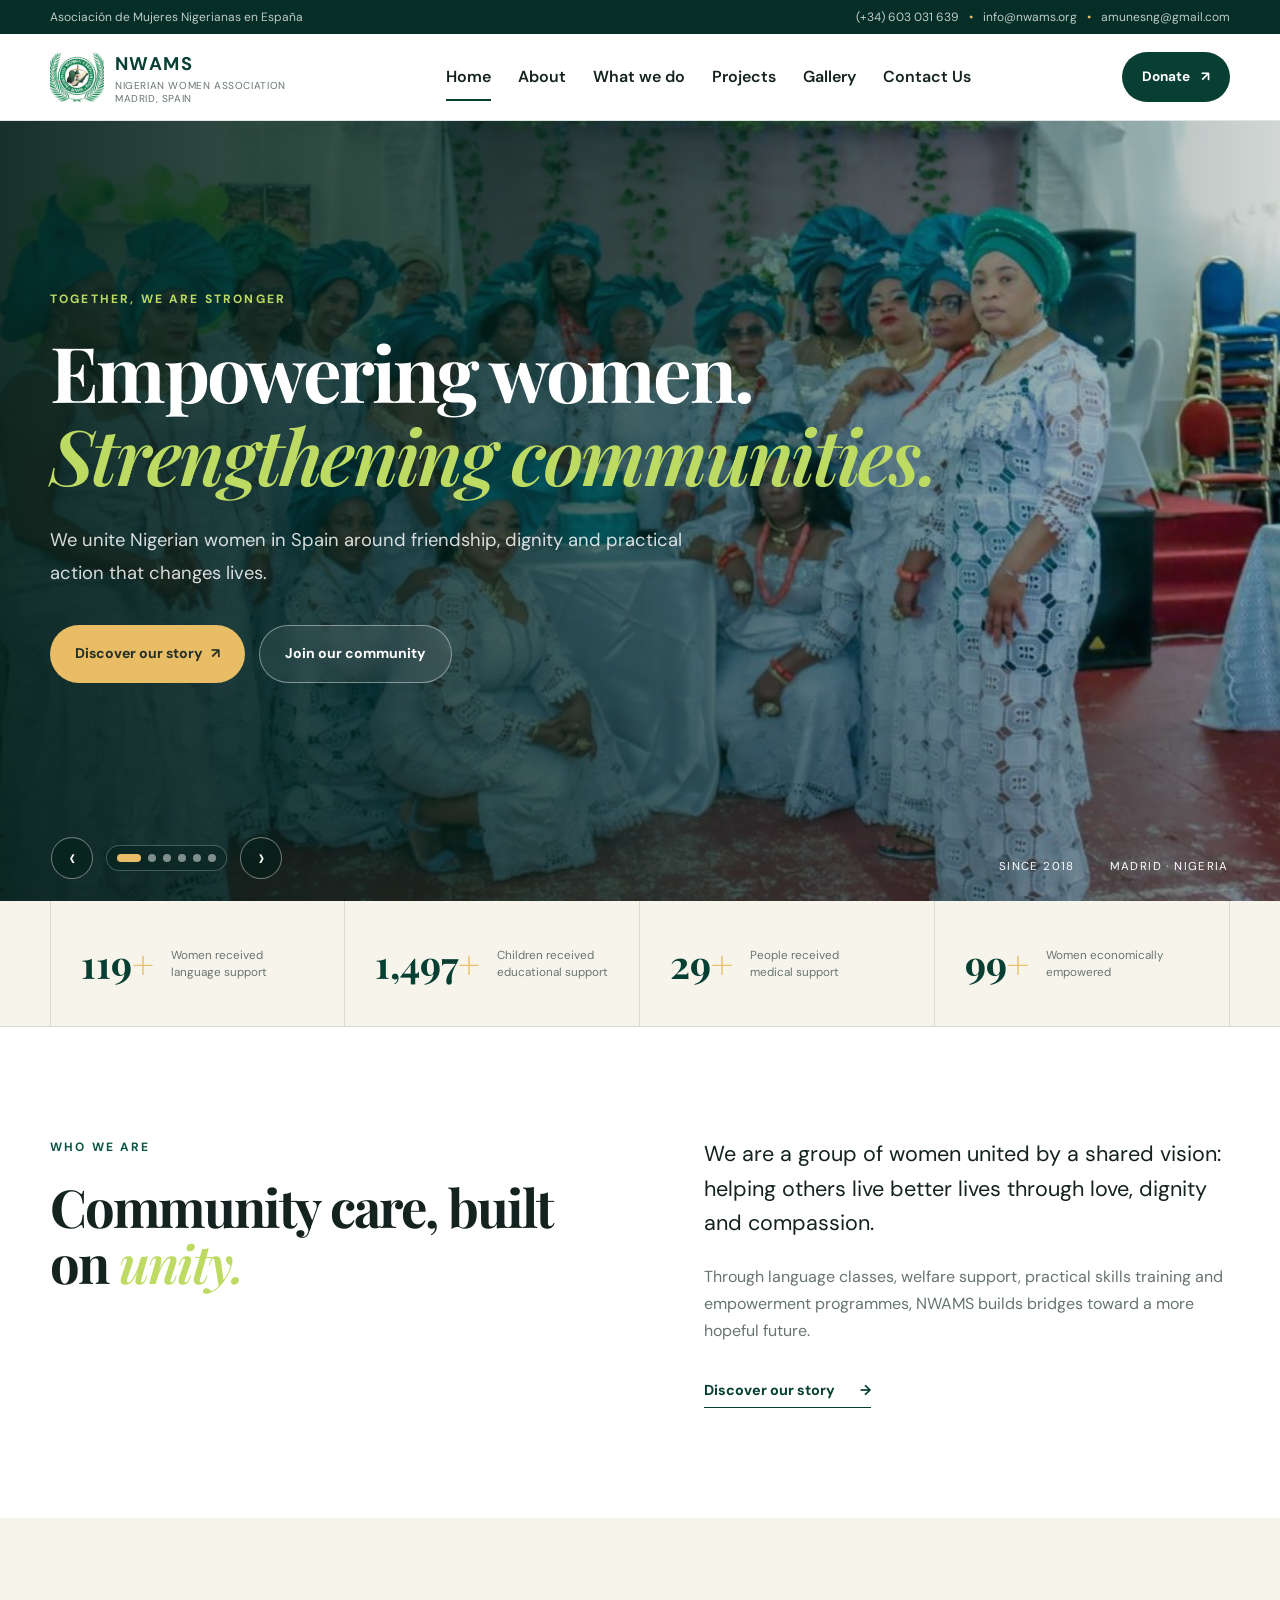
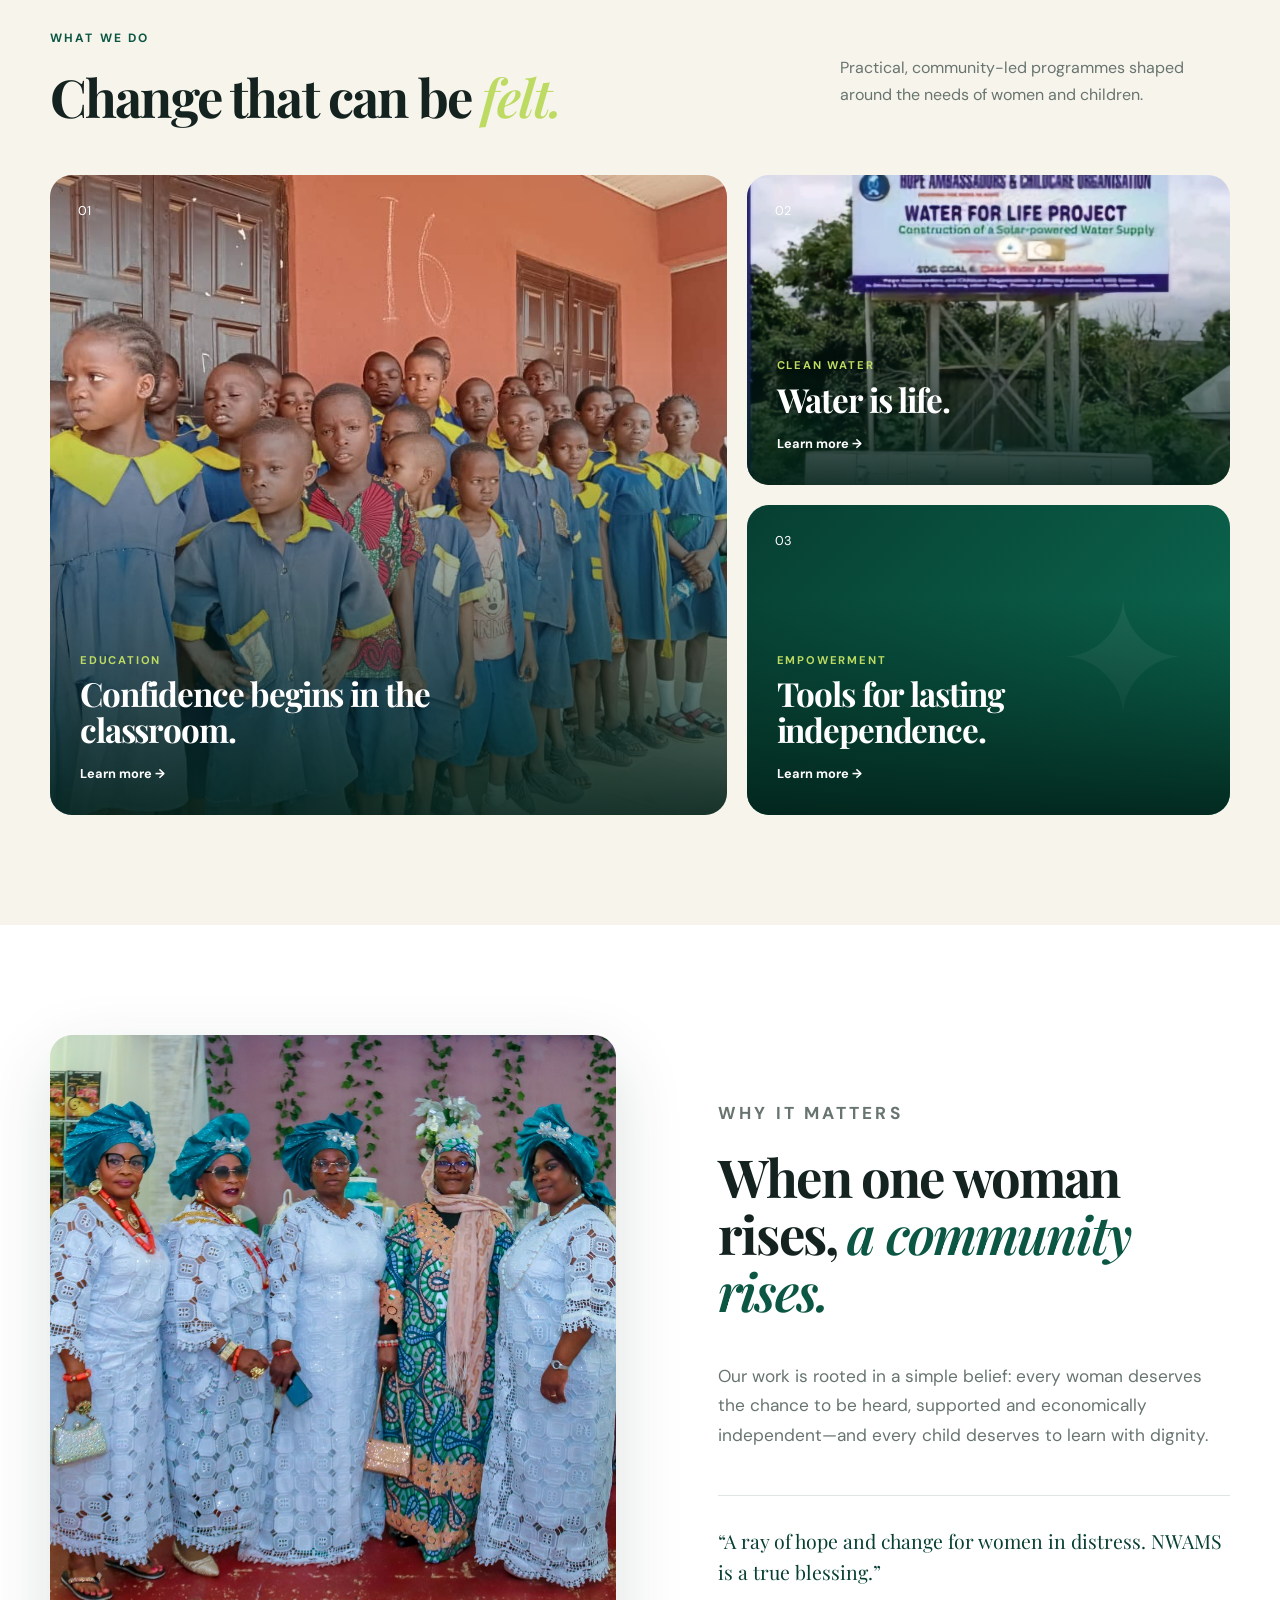
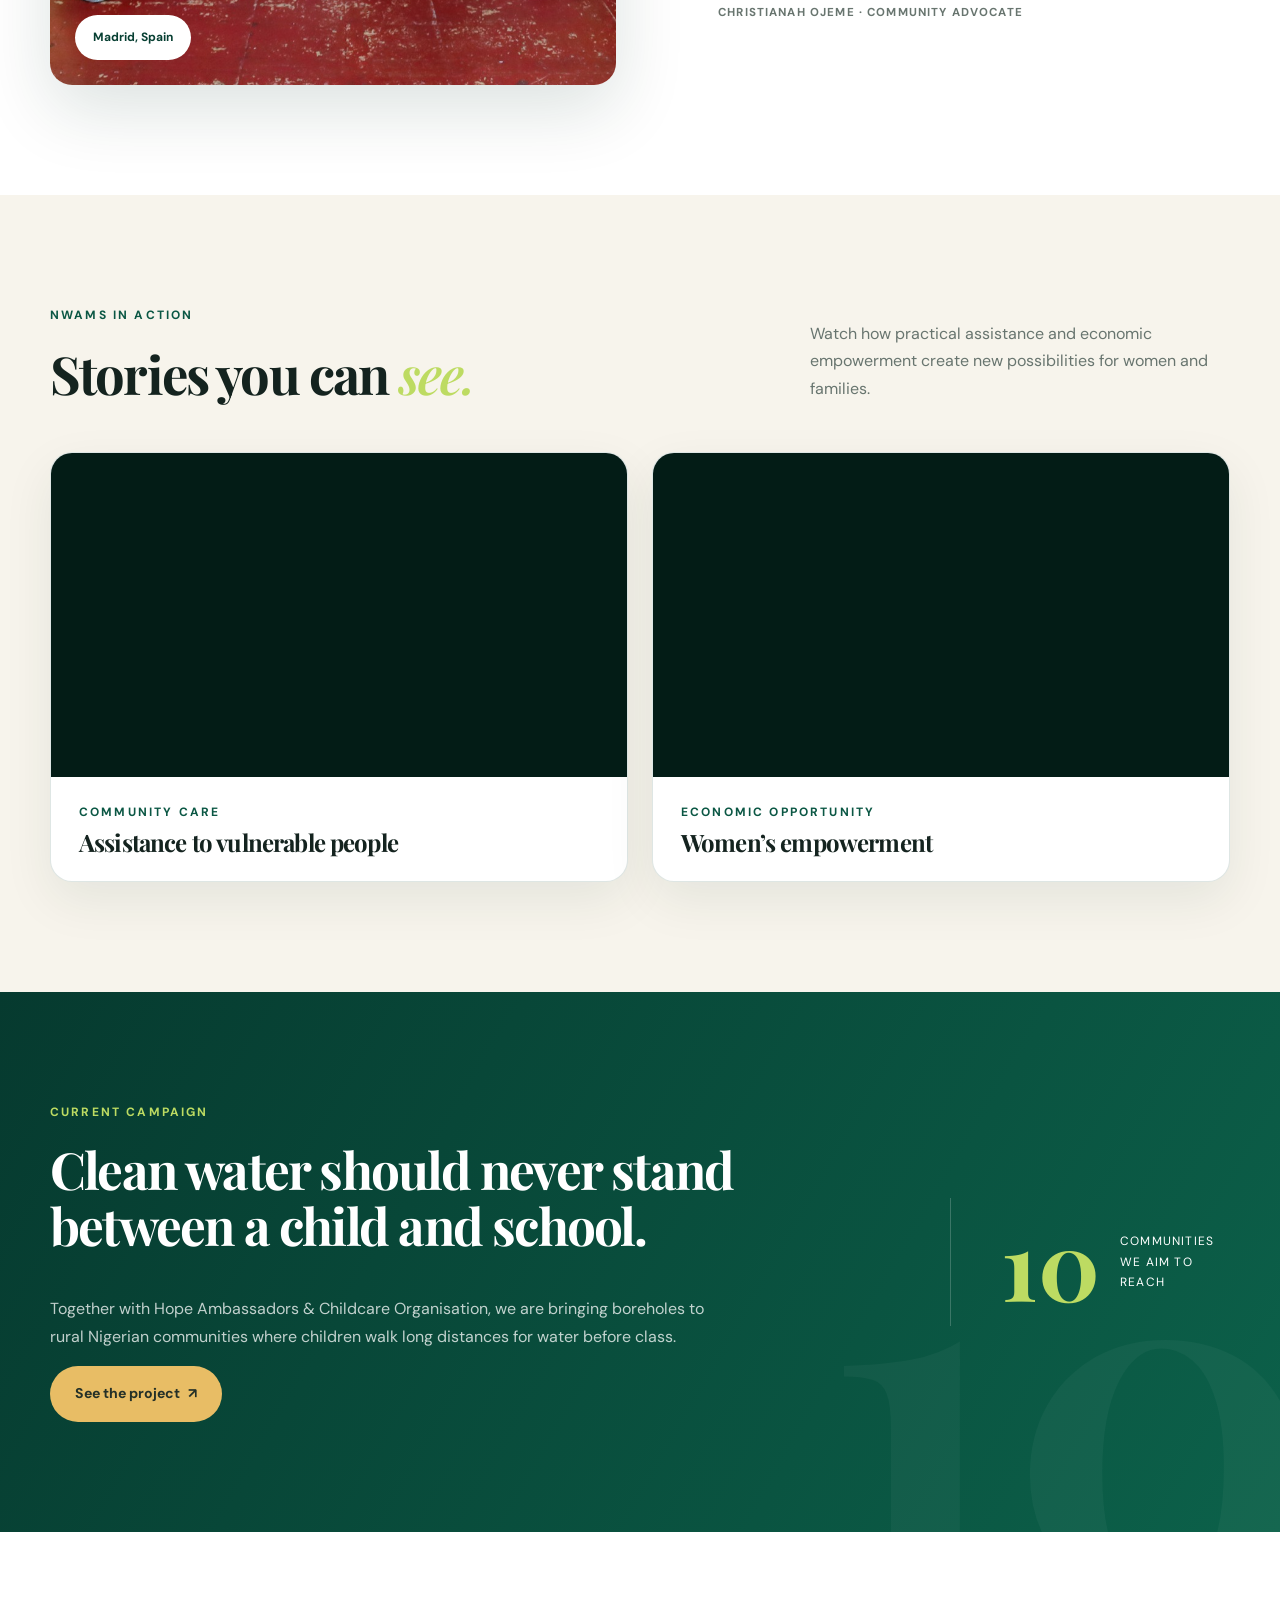
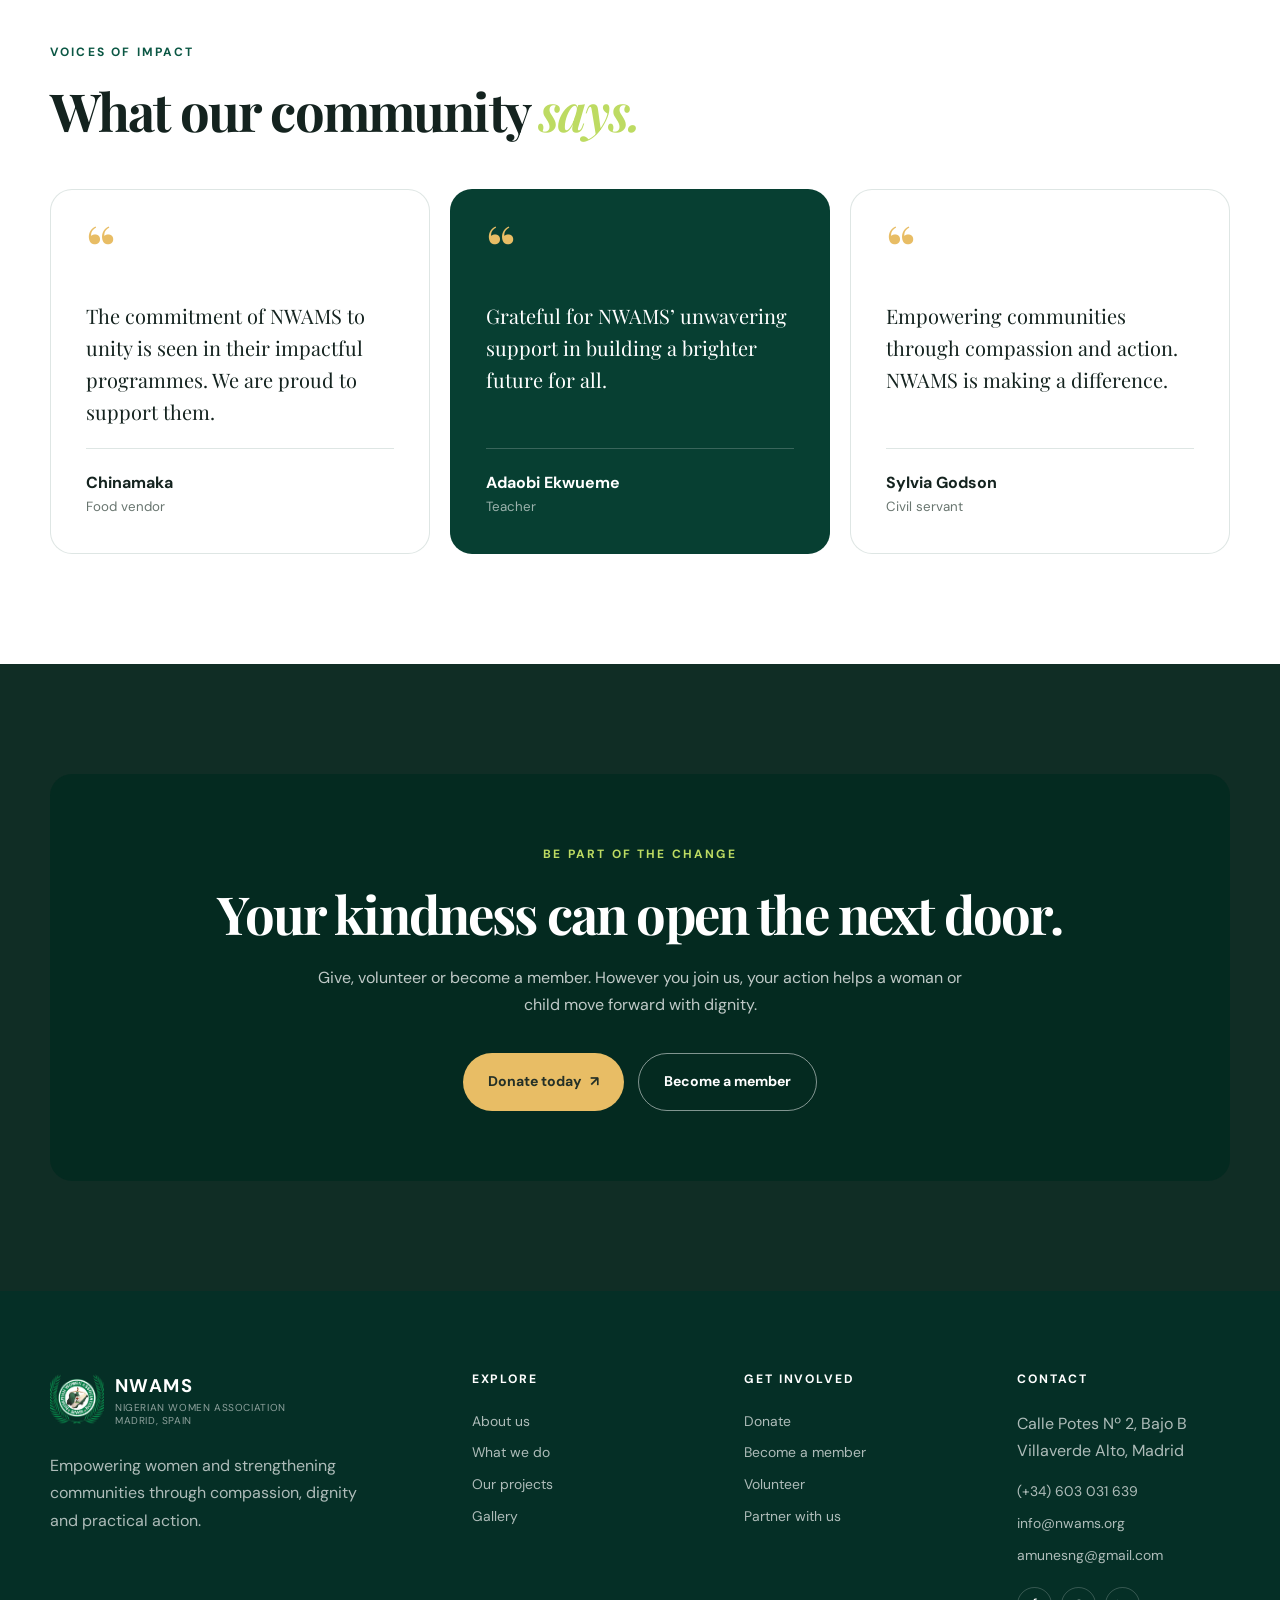
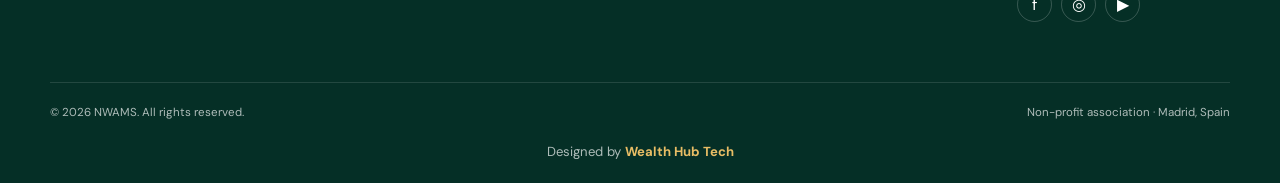
<file: index.html>
<!doctype html>
<html lang="en">
  <head>
    <meta charset="UTF-8" />
    <meta name="viewport" content="width=device-width, initial-scale=1.0" />
    <meta
      name="description"
      content="NWAMS empowers women and children in Spain and Nigeria through education, welfare, clean water, healthcare and economic opportunity."
    />
    <meta name="theme-color" content="#073f32" />
    <title>NWAMS | Empowering Women. Strengthening Communities.</title>
    <link rel="preconnect" href="https://fonts.googleapis.com" />
    <link rel="preconnect" href="https://fonts.gstatic.com" crossorigin />
    <link
      href="https://fonts.googleapis.com/css2?family=DM+Sans:wght@400;500;600;700&family=Playfair+Display:wght@600;700&display=swap"
      rel="stylesheet"
    />
    <link rel="stylesheet" href="styles.css" />
      <link rel="canonical" href="https://nwams.org/" />
    <meta property="og:type" content="website" />
    <meta property="og:site_name" content="NWAMS" />
    <meta property="og:title" content="NWAMS | Empowering Women. Strengthening Communities." />
    <meta property="og:description" content="NWAMS empowers women and children in Spain and Nigeria through education, welfare, clean water, healthcare and economic opportunity." />
    <meta property="og:url" content="https://nwams.org/" />
    <meta property="og:image" content="https://nwams.org/img/photo-1.jpeg" />
    <meta name="twitter:card" content="summary_large_image" />
    <meta name="twitter:title" content="NWAMS | Empowering Women. Strengthening Communities." />
    <meta name="twitter:description" content="NWAMS empowers women and children in Spain and Nigeria through education, welfare, clean water, healthcare and economic opportunity." />
    <meta name="twitter:image" content="https://nwams.org/img/photo-1.jpeg" />
    <script type="application/ld+json">{"@context": "https://schema.org", "@type": "NGO", "name": "NWAMS", "alternateName": "Nigerian Women Association", "url": "https://nwams.org/", "logo": "https://nwams.org/img/logo.png", "image": "https://nwams.org/img/logo.png", "description": "NWAMS (Nigerian Women Association) is a nonprofit association founded in 2018 in Madrid, Spain, supporting women and children in Spain and Nigeria through education, welfare, clean water, healthcare and economic empowerment programmes.", "foundingDate": "2018", "address": {"@type": "PostalAddress", "streetAddress": "Calle Potes Nº 2, Bajo B, Villaverde Alto", "addressLocality": "Madrid", "addressCountry": "ES"}, "contactPoint": {"@type": "ContactPoint", "telephone": "+34-603-031-639", "email": "info@nwams.org", "contactType": "customer service", "areaServed": "ES"}}</script>
      <link rel="manifest" href="manifest.webmanifest" />
    <link rel="apple-touch-icon" href="img/icons/icon-192.png" />
    <meta name="theme-color" content="#073f32" />
  </head>
  <body>
    <div class="topbar"><div class="container"><span>Asociación de Mujeres Nigerianas en España</span><div><a href="tel:+34603031639">(+34) 603 031 639</a><span class="topbar-dot">•</span><a href="mailto:info@nwams.org">info@nwams.org</a><span class="topbar-dot">•</span><a href="mailto:amunesng@gmail.com">amunesng@gmail.com</a></div></div></div>
<header class="site-header"><div class="container nav-wrap"><a class="brand" href="index.html" aria-label="NWAMS home"><img src="img/logo.png" alt="NWAMS"><span><strong>NWAMS</strong><small>Nigerian Women Association<br>Madrid, Spain</small></span></a><button class="menu-toggle" type="button" aria-expanded="false" aria-label="Open navigation"><span></span><span></span><span></span></button><nav class="main-nav" aria-label="Main navigation"><a data-nav="index.html" href="index.html" class="active" aria-current="page">Home</a><a data-nav="about.html" href="about.html">About</a><a data-nav="what-we-do.html" href="what-we-do.html">What we do</a><a data-nav="projects.html" href="projects.html">Projects</a><a data-nav="gallery.html" href="gallery.html">Gallery</a><a data-nav="contact-us.html" href="contact-us.html">Contact Us</a></nav><a class="nav-donate" data-nav="donate.html" href="donate.html">Donate <span>↗</span></a></div></header>
    <main>
      <section class="hero" data-hero-carousel aria-roledescription="carousel">
        <div class="hero-slides">
          <article class="hero-slide active" data-hero-slide>
            <img class="hero-media" src="img/photo-1.jpeg" alt="NWAMS members gathered in unity" fetchpriority="high" />
            <div class="container hero-content">
              <p class="eyebrow light">Together, we are stronger</p>
              <h1 class="hero-heading">Empowering women.<br /><em>Strengthening communities.</em></h1>
              <p class="hero-copy">We unite Nigerian women in Spain around friendship, dignity and practical action that changes lives.</p>
              <div class="button-row"><a class="btn btn-gold" href="about.html">Discover our story <span>↗</span></a><a class="btn btn-glass" href="contact-us.html">Join our community</a></div>
            </div>
          </article>
          <article class="hero-slide" data-hero-slide>
            <img class="hero-media" src="img/photo-44.jpg" alt="NWAMS women celebrating Nigerian culture in Madrid" loading="lazy" />
            <div class="container hero-content">
              <p class="eyebrow light">Culture · Connection · Belonging</p>
              <p class="hero-heading" role="heading" aria-level="2">Rooted in heritage.<br /><em>United in purpose.</em></p>
              <p class="hero-copy">We celebrate our Nigerian identity while creating a welcoming network where women can connect, belong and flourish in Spain.</p>
              <div class="button-row"><a class="btn btn-gold" href="gallery.html">See our community <span>↗</span></a><a class="btn btn-glass" href="about.html">Who we are</a></div>
            </div>
          </article>
          <article class="hero-slide" data-hero-slide>
            <img class="hero-media" src="img/photo-9.jpeg" alt="NWAMS members standing together at a community celebration" loading="lazy" />
            <div class="container hero-content">
              <p class="eyebrow light">A sisterhood that shows up</p>
              <p class="hero-heading" role="heading" aria-level="2">No woman should<br /><em>walk alone.</em></p>
              <p class="hero-copy">Through language support, welfare assistance and genuine friendship, we help women build confidence and navigate life with hope.</p>
              <div class="button-row"><a class="btn btn-gold" href="what-we-do.html">Explore our support <span>↗</span></a><a class="btn btn-glass" href="contact-us.html">Become a member</a></div>
            </div>
          </article>
          <article class="hero-slide" data-hero-slide>
            <img class="hero-media" src="img/photo-222.jpg" alt="NWAMS representatives building community partnerships" loading="lazy" />
            <div class="container hero-content">
              <p class="eyebrow light">Partnerships with purpose</p>
              <p class="hero-heading" role="heading" aria-level="2">Building bridges.<br /><em>Creating opportunity.</em></p>
              <p class="hero-copy">We work with community leaders and trusted partners to extend opportunity, dignity and meaningful support to those who need it most.</p>
              <div class="button-row"><a class="btn btn-gold" href="projects.html">View our projects <span>↗</span></a><a class="btn btn-glass" href="contact-us.html">Partner with us</a></div>
            </div>
          </article>
          <article class="hero-slide" data-hero-slide>
            <img class="hero-media" src="img/Water-is-Life-3.gif" alt="Families collecting clean water from an NWAMS-supported borehole" loading="lazy" />
            <div class="container hero-content">
              <p class="eyebrow light">Water is life</p>
              <p class="hero-heading" role="heading" aria-level="2">Clean water brings<br /><em>health, dignity and hope.</em></p>
              <p class="hero-copy">Our clean-water projects give families safer access to an essential resource and help whole communities build healthier futures.</p>
              <div class="button-row"><a class="btn btn-gold" href="what-we-do.html#water">See our water work <span>↗</span></a><a class="btn btn-glass" href="donate.html">Help fund a project</a></div>
            </div>
          </article>
          <article class="hero-slide" data-hero-slide>
            <img class="hero-media" src="img/empower-2.jpeg" alt="An NWAMS leader speaking to women at a community event" loading="lazy" />
            <div class="container hero-content">
              <p class="eyebrow light">Women leading change</p>
              <p class="hero-heading" role="heading" aria-level="2">Her voice matters.<br /><em>Her future matters.</em></p>
              <p class="hero-copy">We equip women with skills, confidence and opportunities to lead, earn independently and shape brighter futures for their families.</p>
              <div class="button-row"><a class="btn btn-gold" href="what-we-do.html#empowerment">Our empowerment work <span>↗</span></a><a class="btn btn-glass" href="donate.html">Support a woman</a></div>
            </div>
          </article>
        </div>
        <div class="hero-overlay"></div>
        <div class="hero-note">
          <span>Since 2018</span><span>Madrid · Nigeria</span>
        </div>
        <div class="hero-carousel-controls" aria-label="Hero carousel controls">
          <button type="button" class="hero-arrow" data-hero-prev aria-label="Previous photo">‹</button>
          <div class="hero-dots" data-hero-dots></div>
          <button type="button" class="hero-arrow" data-hero-next aria-label="Next photo">›</button>
        </div>
      </section>
      <section class="impact-strip" aria-label="Our impact">
        <div class="container impact-grid">
          <div>
            <strong data-counter="120">0</strong
            ><span>Women received<br />language support</span>
          </div>
          <div>
            <strong data-counter="1500">0</strong
            ><span>Children received<br />educational support</span>
          </div>
          <div>
            <strong data-counter="30">0</strong
            ><span>People received<br />medical support</span>
          </div>
          <div>
            <strong data-counter="100">0</strong
            ><span>Women economically<br />empowered</span>
          </div>
        </div>
      </section>
      <section class="section intro">
        <div class="container intro-grid">
          <div class="section-heading reveal">
            <p class="eyebrow">Who we are</p>
            <h2>Community care, built on <em>unity.</em></h2>
          </div>
          <div class="intro-copy reveal">
            <p class="lead">
              We are a group of women united by a shared vision: helping others
              live better lives through love, dignity and compassion.
            </p>
            <p>
              Through language classes, welfare support, practical skills
              training and empowerment programmes, NWAMS builds bridges toward a
              more hopeful future.
            </p>
            <a class="text-link" href="about.html"
              >Discover our story <span>→</span></a
            >
          </div>
        </div>
      </section>
      <section class="section programmes">
        <div class="container">
          <div class="heading-row reveal">
            <div>
              <p class="eyebrow">What we do</p>
              <h2>Change that can be <em>felt.</em></h2>
            </div>
            <p>
              Practical, community-led programmes shaped around the needs of
              women and children.
            </p>
          </div>
          <div class="programme-grid">
            <a
              class="programme-card large reveal"
              href="what-we-do.html#education"
              ><img
                src="img/pupil-2.jpeg"
                alt="School children supported by NWAMS"
              /><span class="card-number">01</span>
              <div class="card-caption">
                <p>Education</p>
                <h3>Confidence begins in the classroom.</h3>
                <span>Learn more →</span>
              </div></a
            ><a class="programme-card reveal" href="what-we-do.html#water"
              ><img
                src="img/Water-is-Life.jpg"
                alt="Clean water project"
              /><span class="card-number">02</span>
              <div class="card-caption">
                <p>Clean water</p>
                <h3>Water is life.</h3>
                <span>Learn more →</span>
              </div></a
            ><a
              class="programme-card green-card reveal"
              href="what-we-do.html#empowerment"
              ><span class="card-number">03</span>
              <div class="card-caption">
                <p>Empowerment</p>
                <h3>Tools for lasting independence.</h3>
                <span>Learn more →</span>
              </div></a
            >
          </div>
        </div>
      </section>
      <section class="section story-section">
        <div class="container story-grid">
          <div class="story-image reveal">
            <img
              src="img/photo-12.jpeg"
              alt="NWAMS community celebration"
            /><span class="image-badge">Madrid, Spain</span>
          </div>
          <div class="story-copy reveal">
            <p class="eyebrow">Why it matters</p>
            <h2>When one woman rises, <em>a community rises.</em></h2>
            <p>
              Our work is rooted in a simple belief: every woman deserves the
              chance to be heard, supported and economically independent—and
              every child deserves to learn with dignity.
            </p>
            <blockquote>
              “A ray of hope and change for women in distress. NWAMS is a true
              blessing.”<cite>Christianah Ojeme · Community advocate</cite>
            </blockquote>
          </div>
        </div>
      </section>
      <section class="section video-section">
        <div class="container">
          <div class="team-heading reveal">
            <div>
              <p class="eyebrow">NWAMS in action</p>
              <h2>Stories you can <em>see.</em></h2>
            </div>
            <p>
              Watch how practical assistance and economic empowerment create new
              possibilities for women and families.
            </p>
          </div>
          <div class="video-grid">
            <article class="video-card reveal">
              <div class="video-frame">
                <iframe
                  src="https://www.youtube.com/embed/6fsP2X5uu2U"
                  title="NWAMS assistance to vulnerable people"
                  loading="lazy"
                  allow="
                    accelerometer;
                    autoplay;
                    clipboard-write;
                    encrypted-media;
                    gyroscope;
                    picture-in-picture;
                    web-share;
                  "
                  referrerpolicy="strict-origin-when-cross-origin"
                  allowfullscreen
                ></iframe>
              </div>
              <div class="video-caption">
                <p class="eyebrow">Community care</p>
                <h3>Assistance to vulnerable people</h3>
              </div>
            </article>
            <article class="video-card reveal">
              <div class="video-frame">
                <iframe
                  src="https://www.youtube.com/embed/rhXHW_gicxs"
                  title="NWAMS women empowerment programme"
                  loading="lazy"
                  allow="
                    accelerometer;
                    autoplay;
                    clipboard-write;
                    encrypted-media;
                    gyroscope;
                    picture-in-picture;
                    web-share;
                  "
                  referrerpolicy="strict-origin-when-cross-origin"
                  allowfullscreen
                ></iframe>
              </div>
              <div class="video-caption">
                <p class="eyebrow">Economic opportunity</p>
                <h3>Women’s empowerment</h3>
              </div>
            </article>
          </div>
        </div>
      </section>
      <section class="section project-spotlight">
        <div class="container spotlight-inner reveal">
          <div>
            <p class="eyebrow light">Current campaign</p>
            <h2>Clean water should never stand between a child and school.</h2>
            <p>
              Together with Hope Ambassadors & Childcare Organisation, we are
              bringing boreholes to rural Nigerian communities where children
              walk long distances for water before class.
            </p>
            <a class="btn btn-gold" href="projects.html"
              >See the project <span>↗</span></a
            >
          </div>
          <div class="spotlight-stat">
            <strong>10</strong><span>communities<br />we aim to reach</span>
          </div>
        </div>
      </section>
      <section class="section voices">
        <div class="container">
          <div class="heading-row reveal">
            <div>
              <p class="eyebrow">Voices of impact</p>
              <h2>What our community <em>says.</em></h2>
            </div>
          </div>
          <div class="testimonial-grid">
            <article class="quote-card reveal">
              <span>“</span>
              <p>
                The commitment of NWAMS to unity is seen in their impactful
                programmes. We are proud to support them.
              </p>
              <footer>
                <strong>Chinamaka</strong><small>Food vendor</small>
              </footer>
            </article>
            <article class="quote-card featured reveal">
              <span>“</span>
              <p>
                Grateful for NWAMS’ unwavering support in building a brighter
                future for all.
              </p>
              <footer>
                <strong>Adaobi Ekwueme</strong><small>Teacher</small>
              </footer>
            </article>
            <article class="quote-card reveal">
              <span>“</span>
              <p>
                Empowering communities through compassion and action. NWAMS is
                making a difference.
              </p>
              <footer>
                <strong>Sylvia Godson</strong><small>Civil servant</small>
              </footer>
            </article>
          </div>
        </div>
      </section>
      <section class="section final-cta">
        <div class="container cta-inner reveal">
          <p class="eyebrow light">Be part of the change</p>
          <h2>Your kindness can open the next door.</h2>
          <p>
            Give, volunteer or become a member. However you join us, your action
            helps a woman or child move forward with dignity.
          </p>
          <div class="button-row">
            <a class="btn btn-gold" href="donate.html"
              >Donate today <span>↗</span></a
            ><a class="btn btn-outline-light" href="contact-us.html"
              >Become a member</a
            >
          </div>
        </div>
      </section>
    </main>
    <footer class="site-footer"><div class="container footer-main"><div class="footer-about"><a class="brand footer-brand" href="index.html"><img src="img/logo.png" alt="NWAMS"><span><strong>NWAMS</strong><small>Nigerian Women Association<br>Madrid, Spain</small></span></a><p>Empowering women and strengthening communities through compassion, dignity and practical action.</p></div><div><h3>Explore</h3><a href="about.html">About us</a><a href="what-we-do.html">What we do</a><a href="projects.html">Our projects</a><a href="gallery.html">Gallery</a></div><div><h3>Get involved</h3><a href="donate.html">Donate</a><a href="contact-us.html">Become a member</a><a href="contact-us.html">Volunteer</a><a href="contact-us.html">Partner with us</a></div><div><h3>Contact</h3><p>Calle Potes Nº 2, Bajo B<br>Villaverde Alto, Madrid</p><a href="tel:+34603031639">(+34) 603 031 639</a><a href="mailto:info@nwams.org">info@nwams.org</a><a href="mailto:amunesng@gmail.com">amunesng@gmail.com</a><div class="socials"><a href="https://www.facebook.com/" aria-label="Facebook">f</a><a href="https://www.instagram.com/" aria-label="Instagram">◎</a><a href="https://www.youtube.com/" aria-label="YouTube">▶</a></div></div></div><div class="container footer-bottom"><span>© <span data-year></span> NWAMS. All rights reserved.</span><span>Non-profit association · Madrid, Spain</span></div><p class="footer-design-credit">Designed by <span>Wealth Hub Tech</span></p></footer>
    <script src="script.js"></script>
  </body>
</html>
</file>
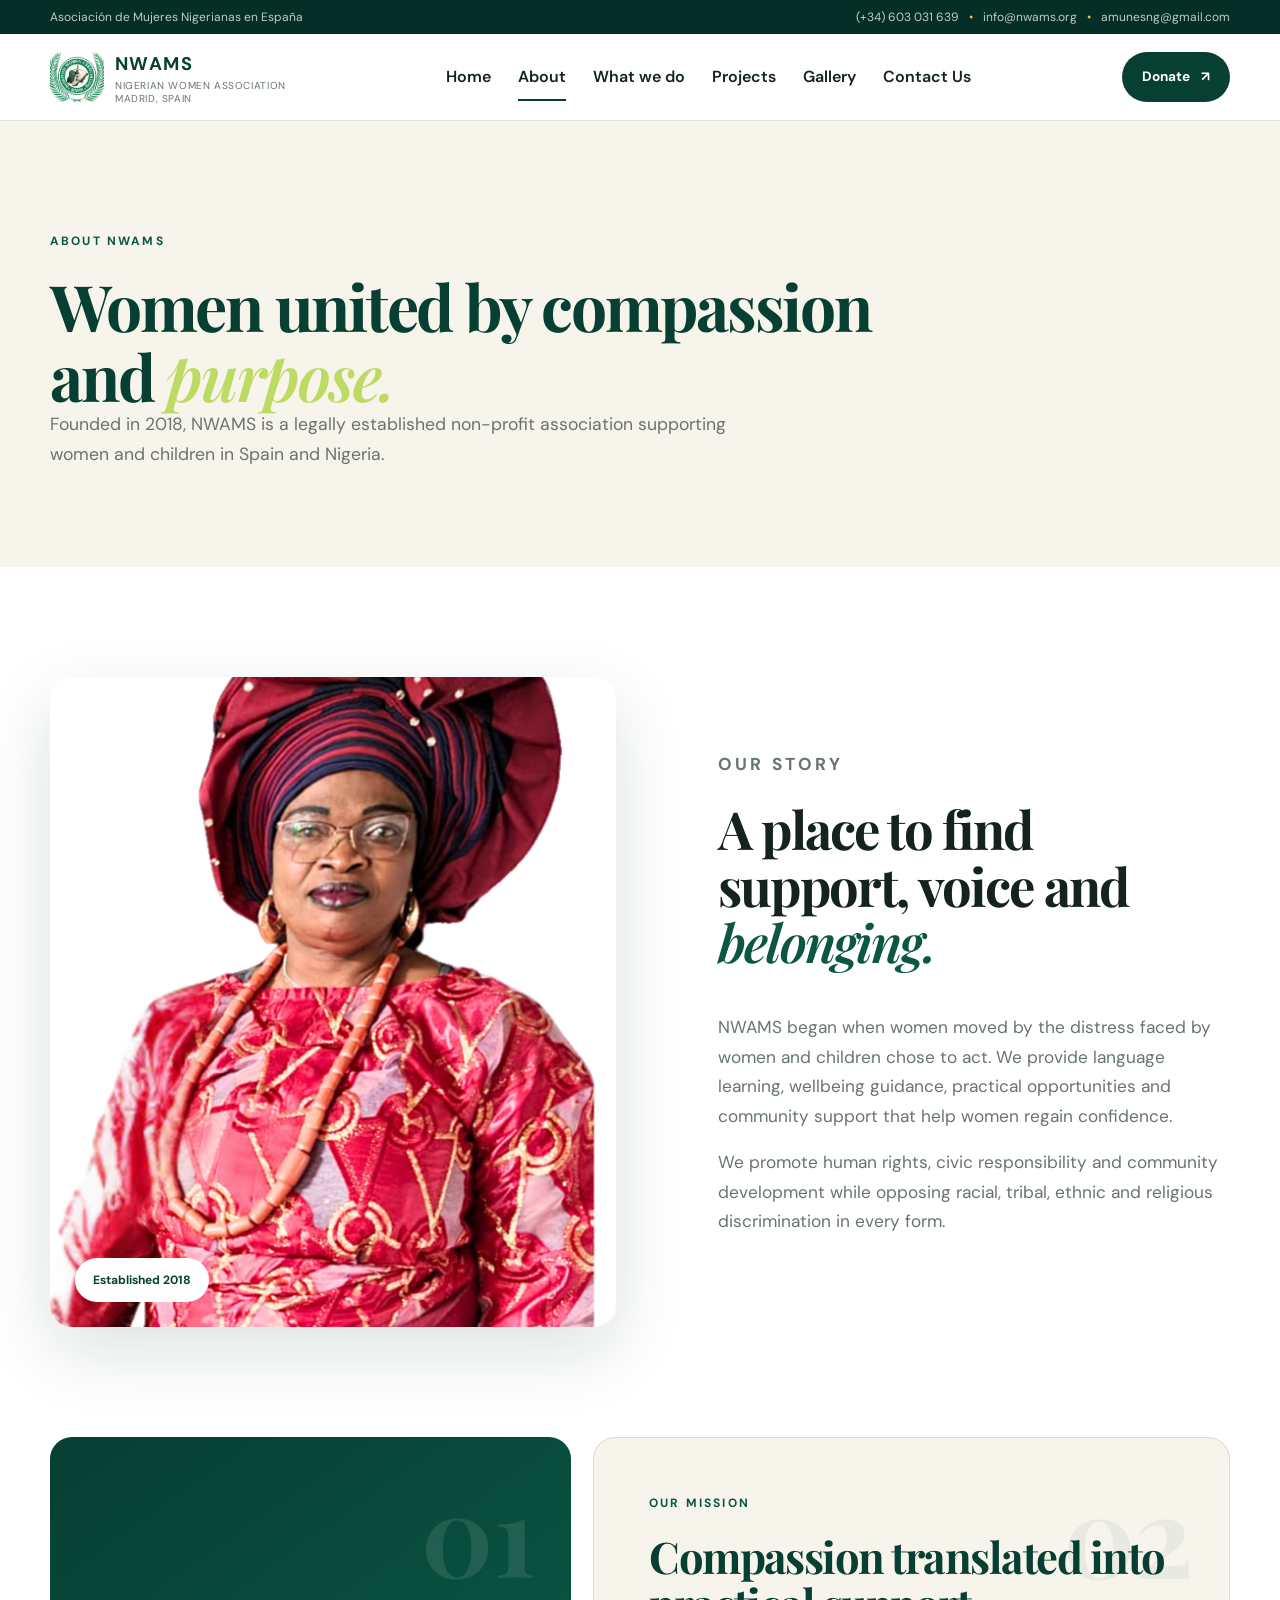
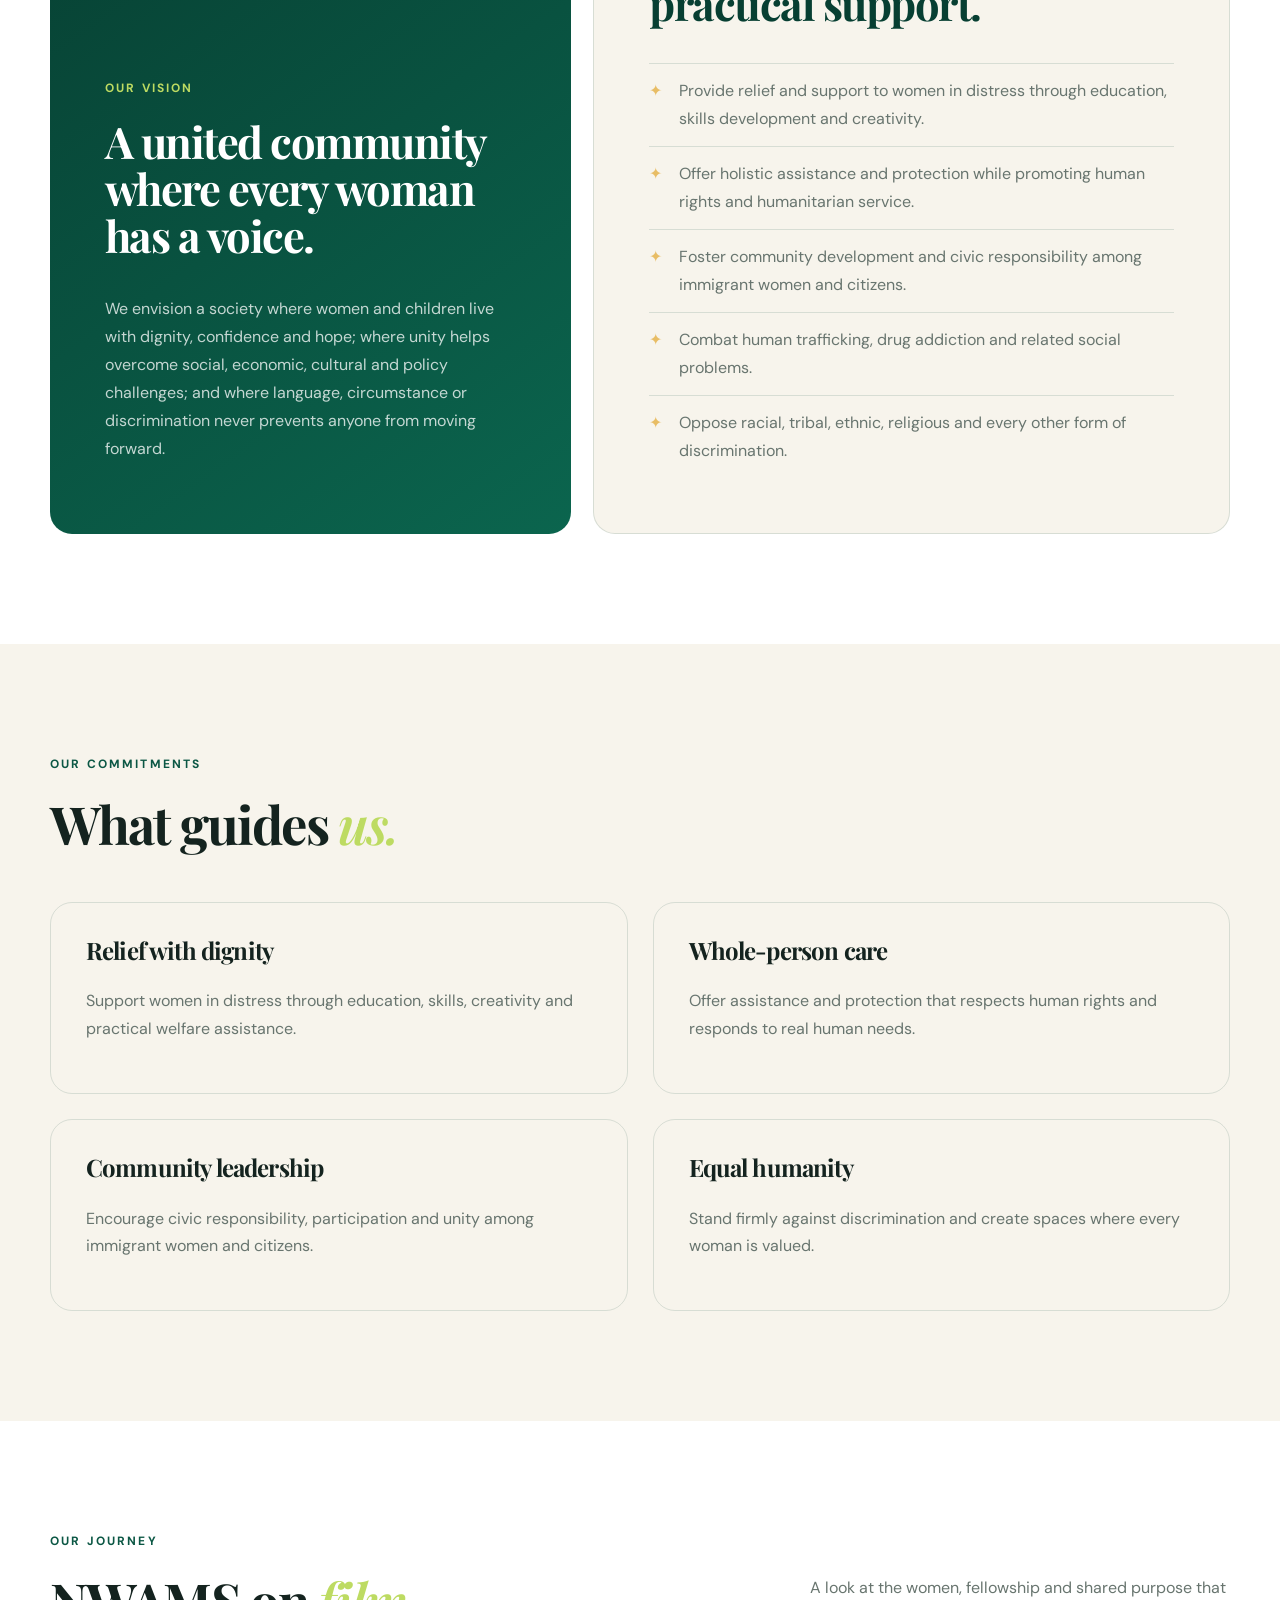
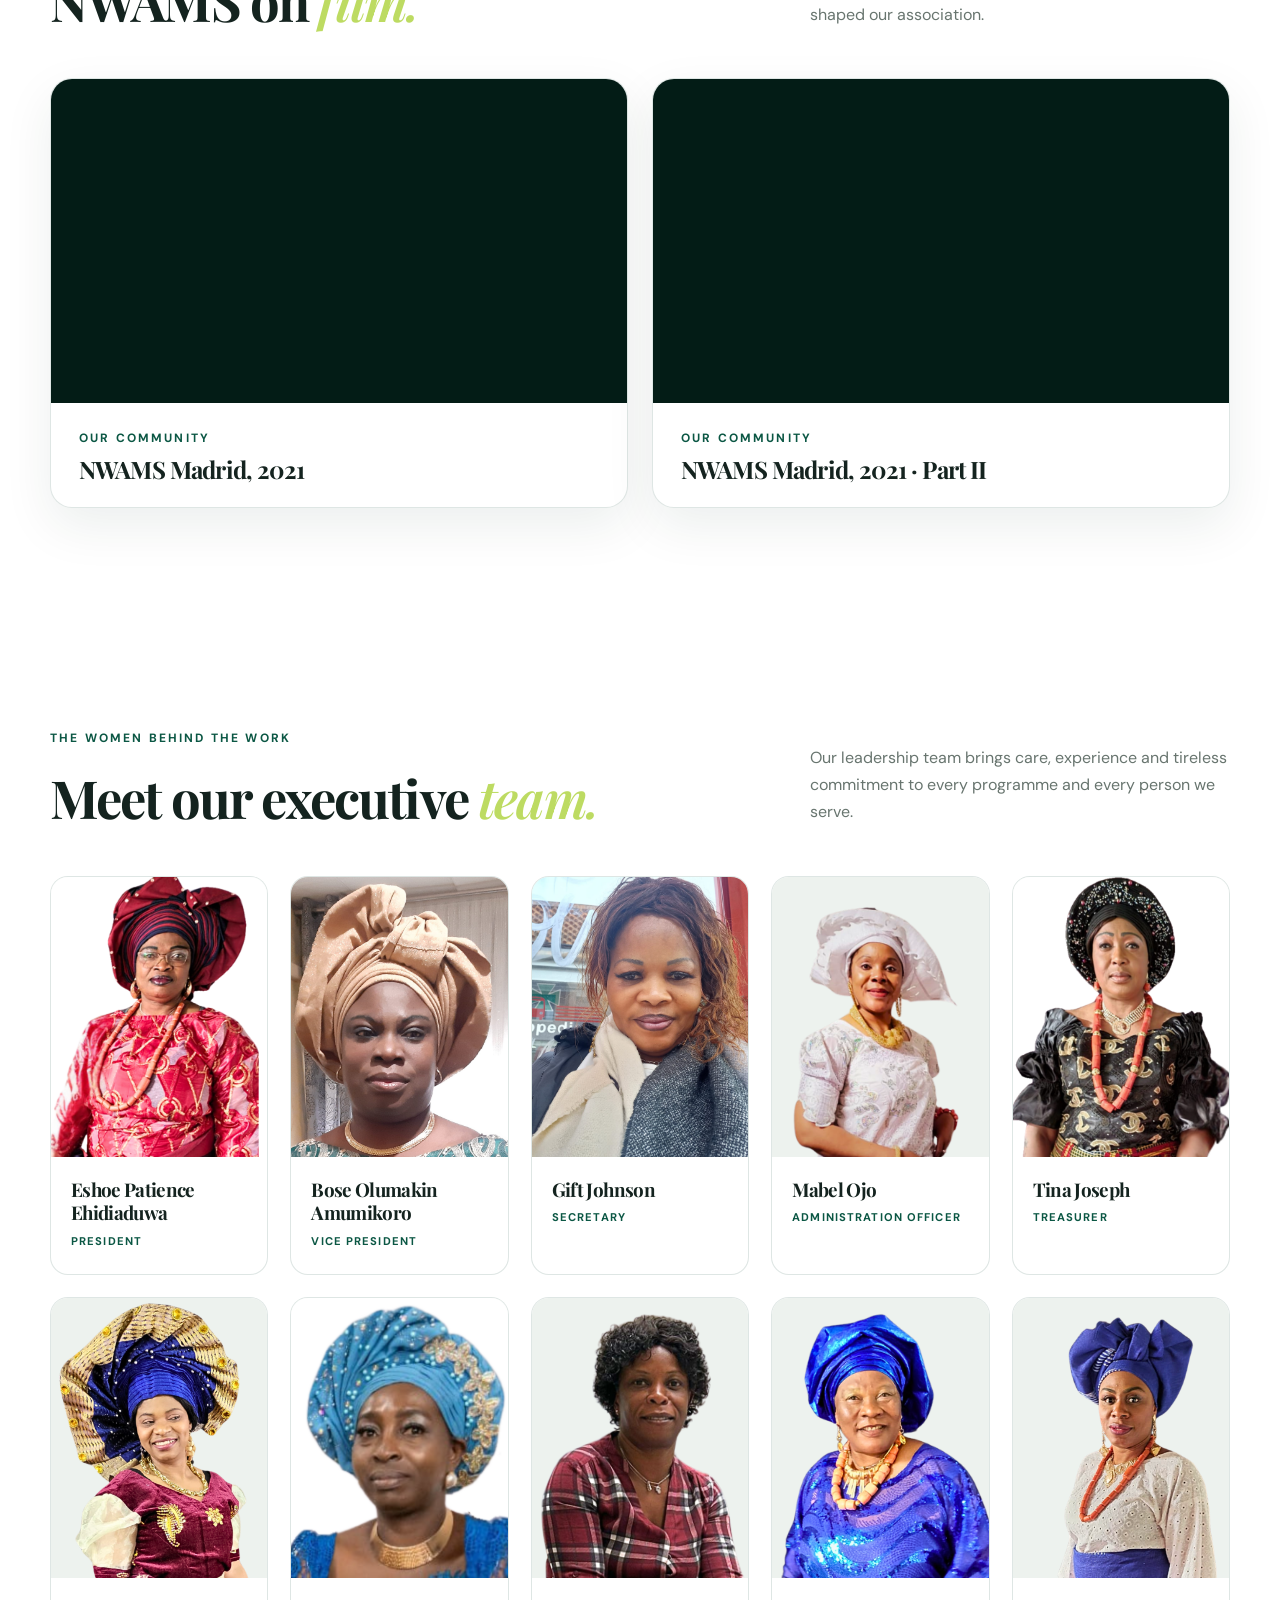
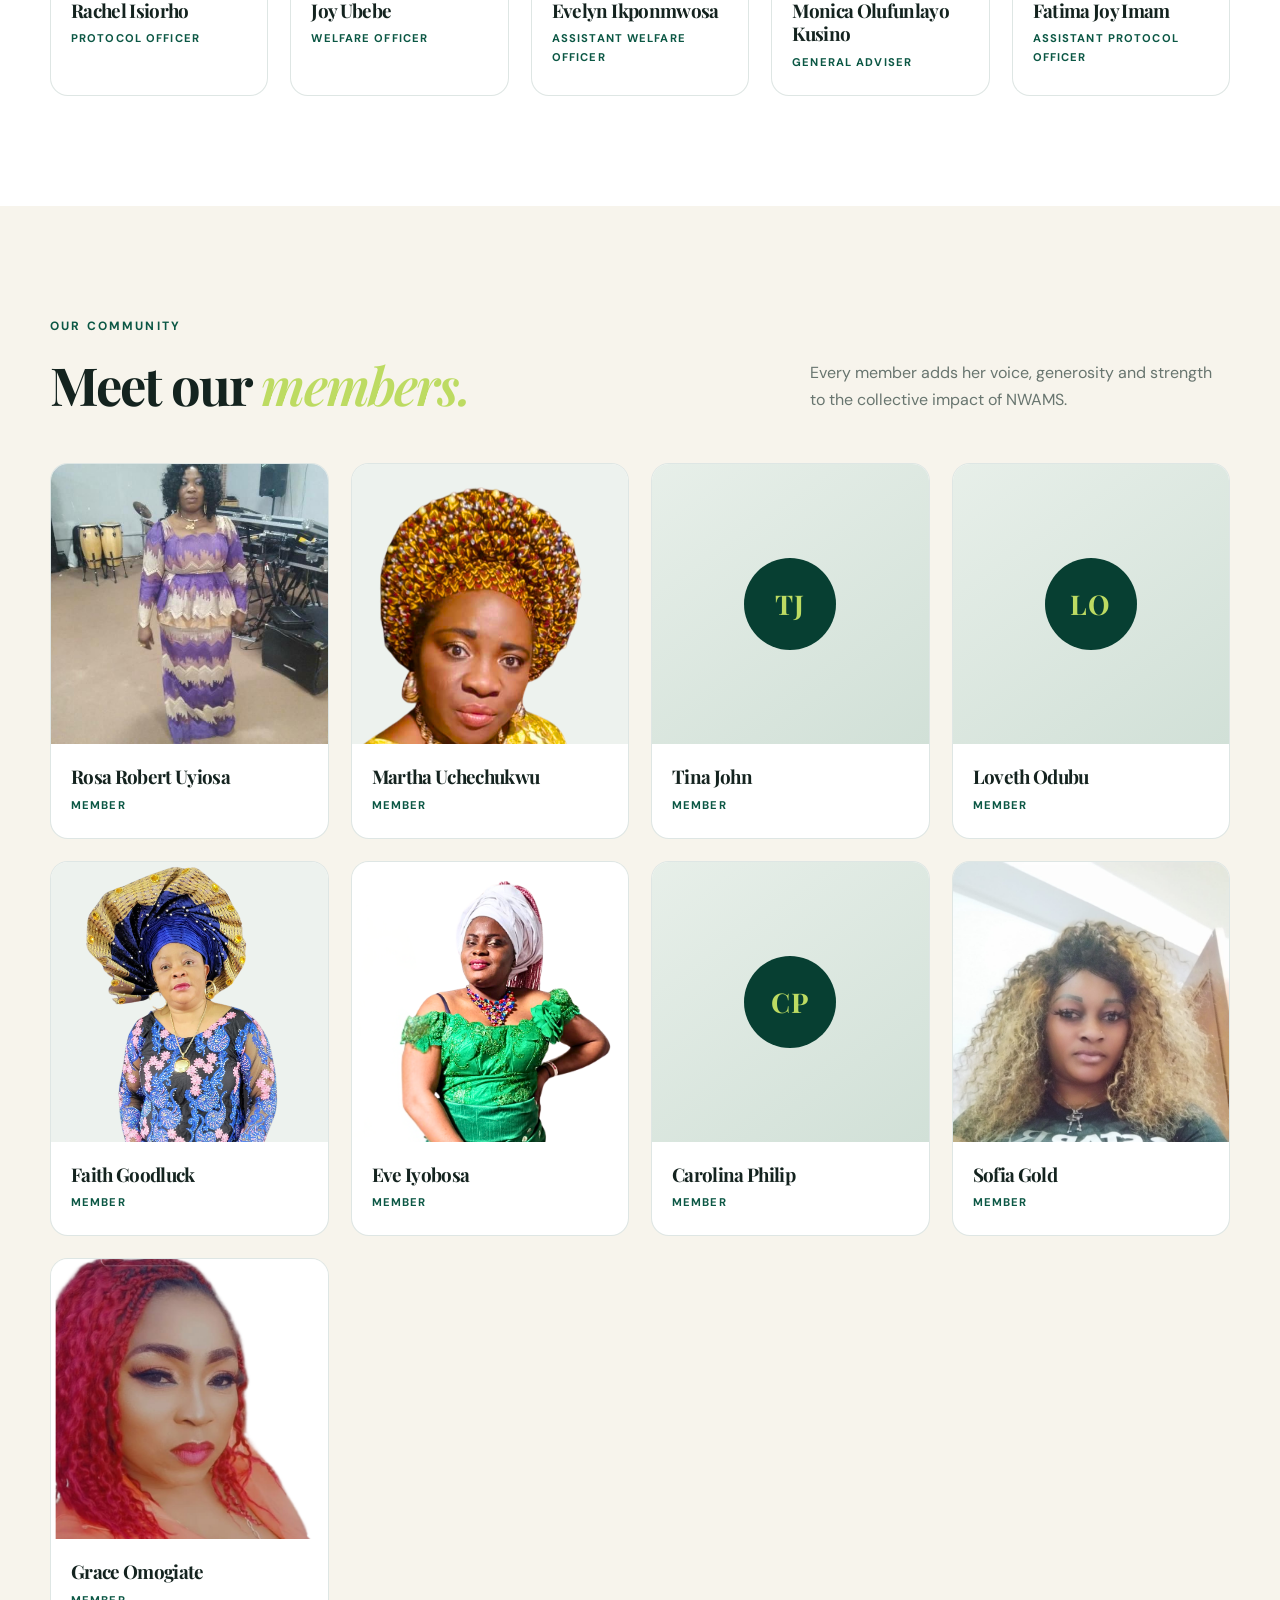
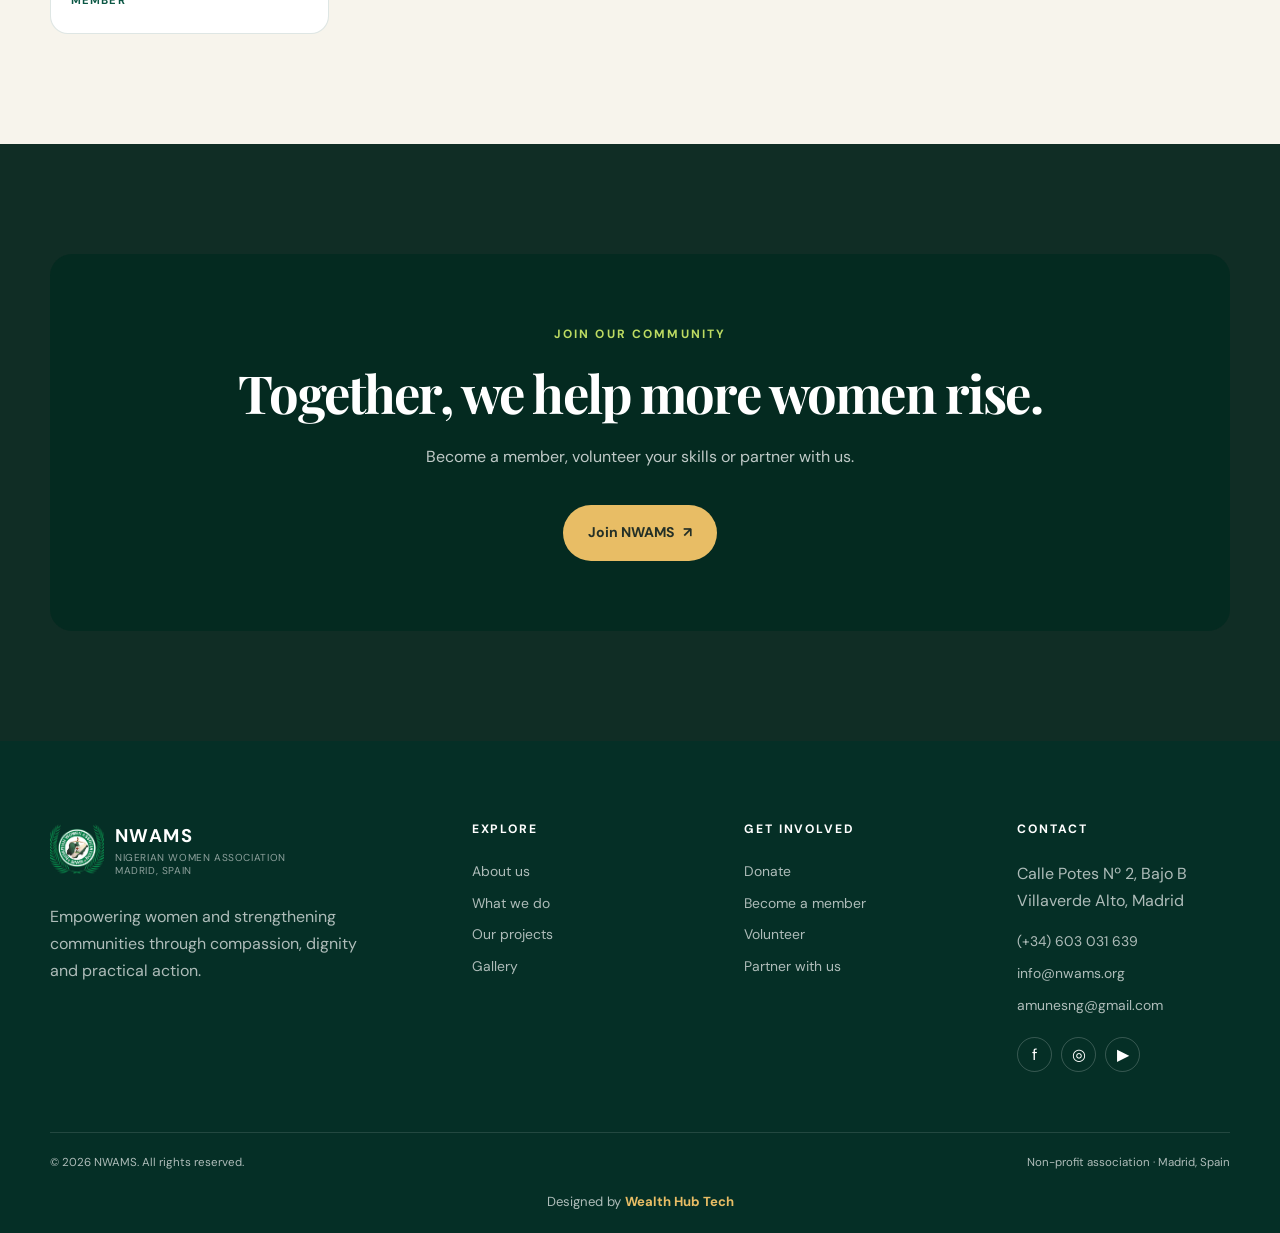
<file: about.html>
<!doctype html>
<html lang="en">
  <head>
    <meta charset="UTF-8" />
    <meta name="viewport" content="width=device-width,initial-scale=1" />
    <meta
      name="description"
      content="Learn about NWAMS, our mission and our work for women and children."
    />
    <title>About Us | NWAMS</title>
    <link rel="preconnect" href="https://fonts.googleapis.com" />
    <link rel="preconnect" href="https://fonts.gstatic.com" crossorigin />
    <link
      href="https://fonts.googleapis.com/css2?family=DM+Sans:wght@400;500;600;700&family=Playfair+Display:wght@600;700&display=swap"
      rel="stylesheet"
    />
    <link rel="stylesheet" href="styles.css" />
    <link rel="canonical" href="https://nwams.org/about.html" />
    <meta property="og:type" content="website" />
    <meta property="og:site_name" content="NWAMS" />
    <meta property="og:title" content="About Us | NWAMS" />
    <meta
      property="og:description"
      content="Learn about NWAMS, our mission and our work for women and children."
    />
    <meta property="og:url" content="https://nwams.org/about.html" />
    <meta
      property="og:image"
      content="https://nwams.org/img/members/Esohe-Ehidaduwa.png"
    />
    <meta name="twitter:card" content="summary_large_image" />
    <meta name="twitter:title" content="About Us | NWAMS" />
    <meta
      name="twitter:description"
      content="Learn about NWAMS, our mission and our work for women and children."
    />
    <meta
      name="twitter:image"
      content="https://nwams.org/img/members/Esohe-Ehidaduwa.png"
    />
    <script type="application/ld+json">
      {
        "@context": "https://schema.org",
        "@type": "NGO",
        "name": "NWAMS",
        "alternateName": "Nigerian Women Association",
        "url": "https://nwams.org/",
        "logo": "https://nwams.org/img/logo.png",
        "image": "https://nwams.org/img/logo.png",
        "description": "NWAMS (Nigerian Women Association) is a nonprofit association founded in 2018 in Madrid, Spain, supporting women and children in Spain and Nigeria through education, welfare, clean water, healthcare and economic empowerment programmes.",
        "foundingDate": "2018",
        "address": {
          "@type": "PostalAddress",
          "streetAddress": "Calle Potes Nº 2, Bajo B, Villaverde Alto",
          "addressLocality": "Madrid",
          "addressCountry": "ES"
        },
        "contactPoint": {
          "@type": "ContactPoint",
          "telephone": "+34-603-031-639",
          "email": "info@nwams.org",
          "contactType": "customer service",
          "areaServed": "ES"
        }
      }
    </script>
    <link rel="manifest" href="manifest.webmanifest" />
    <link rel="apple-touch-icon" href="img/icons/icon-192.png" />
    <meta name="theme-color" content="#073f32" />
  </head>
  <body>
    <div class="topbar">
      <div class="container">
        <span>Asociación de Mujeres Nigerianas en España</span>
        <div>
          <a href="tel:+34603031639">(+34) 603 031 639</a
          ><span class="topbar-dot">•</span
          ><a href="mailto:info@nwams.org">info@nwams.org</a
          ><span class="topbar-dot">•</span
          ><a href="mailto:amunesng@gmail.com">amunesng@gmail.com</a>
        </div>
      </div>
    </div>
    <header class="site-header">
      <div class="container nav-wrap">
        <a class="brand" href="index.html" aria-label="NWAMS home"
          ><img src="img/logo.png" alt="NWAMS" /><span
            ><strong>NWAMS</strong
            ><small>Nigerian Women Association<br />Madrid, Spain</small></span
          ></a
        ><button
          class="menu-toggle"
          type="button"
          aria-expanded="false"
          aria-label="Open navigation"
        >
          <span></span><span></span><span></span>
        </button>
        <nav class="main-nav" aria-label="Main navigation">
          <a data-nav="index.html" href="index.html">Home</a
          ><a
            data-nav="about.html"
            href="about.html"
            class="active"
            aria-current="page"
            >About</a
          ><a data-nav="what-we-do.html" href="what-we-do.html">What we do</a
          ><a data-nav="projects.html" href="projects.html">Projects</a
          ><a data-nav="gallery.html" href="gallery.html">Gallery</a
          ><a data-nav="contact-us.html" href="contact-us.html">Contact Us</a>
        </nav>
        <a class="nav-donate" data-nav="donate.html" href="donate.html"
          >Donate <span>↗</span></a
        >
      </div>
    </header>
    <main>
      <section class="page-hero">
        <div class="container reveal">
          <p class="eyebrow">About NWAMS</p>
          <h1>Women united by compassion and <em>purpose.</em></h1>
          <p>
            Founded in 2018, NWAMS is a legally established non-profit
            association supporting women and children in Spain and Nigeria.
          </p>
        </div>
      </section>
      <section class="section">
        <div class="container story-grid">
          <div class="story-image reveal">
            <img
              src="img/members/Esohe-Ehidaduwa.png"
              alt="Eshoe Patience Ehidiaduwa, NWAMS President and founding member"
            />
            <span class="image-badge">Established 2018</span>
          </div>
          <div class="story-copy reveal">
            <p class="eyebrow">Our story</p>
            <h2>A place to find support, voice and <em>belonging.</em></h2>
            <p>
              NWAMS began when women moved by the distress faced by women and
              children chose to act. We provide language learning, wellbeing
              guidance, practical opportunities and community support that help
              women regain confidence.
            </p>
            <p>
              We promote human rights, civic responsibility and community
              development while opposing racial, tribal, ethnic and religious
              discrimination in every form.
            </p>
          </div>
        </div>
      </section>
      <section class="section purpose-section">
        <div class="container purpose-grid">
          <article class="purpose-card vision-card reveal">
            <span class="purpose-number">01</span>
            <p class="eyebrow light">Our vision</p>
            <h2>A united community where every woman has a voice.</h2>
            <p>
              We envision a society where women and children live with dignity,
              confidence and hope; where unity helps overcome social, economic,
              cultural and policy challenges; and where language, circumstance
              or discrimination never prevents anyone from moving forward.
            </p>
          </article>
          <article class="purpose-card mission-card reveal">
            <span class="purpose-number">02</span>
            <p class="eyebrow">Our mission</p>
            <h2>Compassion translated into practical support.</h2>
            <ul>
              <li>
                Provide relief and support to women in distress through
                education, skills development and creativity.
              </li>
              <li>
                Offer holistic assistance and protection while promoting human
                rights and humanitarian service.
              </li>
              <li>
                Foster community development and civic responsibility among
                immigrant women and citizens.
              </li>
              <li>
                Combat human trafficking, drug addiction and related social
                problems.
              </li>
              <li>
                Oppose racial, tribal, ethnic, religious and every other form of
                discrimination.
              </li>
            </ul>
          </article>
        </div>
      </section>
      <section class="section programmes">
        <div class="container">
          <div class="heading-row reveal">
            <div>
              <p class="eyebrow">Our commitments</p>
              <h2>What guides <em>us.</em></h2>
            </div>
          </div>
          <div class="content-grid">
            <article class="content-card reveal">
              <h3>Relief with dignity</h3>
              <p>
                Support women in distress through education, skills, creativity
                and practical welfare assistance.
              </p>
            </article>
            <article class="content-card reveal">
              <h3>Whole-person care</h3>
              <p>
                Offer assistance and protection that respects human rights and
                responds to real human needs.
              </p>
            </article>
            <article class="content-card reveal">
              <h3>Community leadership</h3>
              <p>
                Encourage civic responsibility, participation and unity among
                immigrant women and citizens.
              </p>
            </article>
            <article class="content-card reveal">
              <h3>Equal humanity</h3>
              <p>
                Stand firmly against discrimination and create spaces where
                every woman is valued.
              </p>
            </article>
          </div>
        </div>
      </section>
      <section class="section video-section about-videos">
        <div class="container">
          <div class="team-heading reveal">
            <div>
              <p class="eyebrow">Our journey</p>
              <h2>NWAMS on <em>film.</em></h2>
            </div>
            <p>
              A look at the women, fellowship and shared purpose that shaped our
              association.
            </p>
          </div>
          <div class="video-grid">
            <article class="video-card reveal">
              <div class="video-frame">
                <iframe
                  src="https://www.youtube.com/embed/XwFxIJt_LT0"
                  title="Nigeria Women Association Madrid Spain 2021"
                  loading="lazy"
                  allow="
                    accelerometer;
                    autoplay;
                    clipboard-write;
                    encrypted-media;
                    gyroscope;
                    picture-in-picture;
                    web-share;
                  "
                  referrerpolicy="strict-origin-when-cross-origin"
                  allowfullscreen
                ></iframe>
              </div>
              <div class="video-caption">
                <p class="eyebrow">Our community</p>
                <h3>NWAMS Madrid, 2021</h3>
              </div>
            </article>
            <article class="video-card reveal">
              <div class="video-frame">
                <iframe
                  src="https://www.youtube.com/embed/fuqbkAHAvu8?start=2"
                  title="Nigeria Women Association Madrid Spain 2021, section two"
                  loading="lazy"
                  allow="
                    accelerometer;
                    autoplay;
                    clipboard-write;
                    encrypted-media;
                    gyroscope;
                    picture-in-picture;
                    web-share;
                  "
                  referrerpolicy="strict-origin-when-cross-origin"
                  allowfullscreen
                ></iframe>
              </div>
              <div class="video-caption">
                <p class="eyebrow">Our community</p>
                <h3>NWAMS Madrid, 2021 · Part II</h3>
              </div>
            </article>
          </div>
        </div>
      </section>
      <section class="section team-section">
        <div class="container">
          <div class="team-heading reveal">
            <div>
              <p class="eyebrow">The women behind the work</p>
              <h2>Meet our executive <em>team.</em></h2>
            </div>
            <p>
              Our leadership team brings care, experience and tireless
              commitment to every programme and every person we serve.
            </p>
          </div>
          <div class="team-grid executive-grid">
            <article class="member-card reveal">
              <img
                src="img/members/Esohe-Ehidaduwa.png"
                alt="Eshoe Patience Ehidiaduwa, President"
                loading="lazy"
              />
              <div>
                <h3>Eshoe Patience Ehidiaduwa</h3>
                <p>President</p>
              </div>
            </article>
            <article class="member-card reveal">
              <img
                src="img/members/Abosede-Amunikoro.jpeg"
                alt="Bose Olumakin Amumikoro, Vice President"
                loading="lazy"
              />
              <div>
                <h3>Bose Olumakin Amumikoro</h3>
                <p>Vice President</p>
              </div>
            </article>
            <article class="member-card reveal">
              <img
                src="img/members/gift-johnson.jpeg"
                alt="Gift Johnson, Secretary"
                loading="lazy"
              />
              <div>
                <h3>Gift Johnson</h3>
                <p>Secretary</p>
              </div>
            </article>
            <article class="member-card reveal">
              <img
                src="img/members/Mabel-Ojo-Member.png"
                alt="Mabel Ojo, Administration Officer"
                loading="lazy"
              />
              <div>
                <h3>Mabel Ojo</h3>
                <p>Administration Officer</p>
              </div>
            </article>
            <article class="member-card reveal">
              <img
                src="img/members/Tina-Joseph-Member.png"
                alt="Tina Joseph, Treasurer"
                loading="lazy"
              />
              <div>
                <h3>Tina Joseph</h3>
                <p>Treasurer</p>
              </div>
            </article>
            <article class="member-card reveal">
              <img
                src="img/members/rachel-isiorho.png"
                alt="Rachel Isiorho, Protocol Officer"
                loading="lazy"
              />
              <div>
                <h3>Rachel Isiorho</h3>
                <p>Protocol Officer</p>
              </div>
            </article>
            <article class="member-card reveal">
              <img
                src="img/members/Joy-Ubebe.png"
                alt="Joy Ubebe, Welfare Officer"
                loading="lazy"
              />
              <div>
                <h3>Joy Ubebe</h3>
                <p>Welfare Officer</p>
              </div>
            </article>
            <article class="member-card reveal">
              <img
                src="img/members/evelyn-ikponmwosa.png"
                alt="Evelyn Ikponmwosa, Assistant Welfare Officer"
                loading="lazy"
              />
              <div>
                <h3>Evelyn Ikponmwosa</h3>
                <p>Assistant Welfare Officer</p>
              </div>
            </article>
            <article class="member-card reveal">
              <img
                src="img/members/Monica-Olufunlayo-Kusino.png"
                alt="Monica Olufunlayo Kusino, General Adviser"
                loading="lazy"
              />
              <div>
                <h3>Monica Olufunlayo Kusino</h3>
                <p>General Adviser</p>
              </div>
            </article>
            <article class="member-card reveal">
              <img
                src="img/members/fatima-joy-imam.png"
                alt="Fatima Joy Imam, Assistant Protocol Officer"
                loading="lazy"
              />
              <div>
                <h3>Fatima Joy Imam</h3>
                <p>Assistant Protocol Officer</p>
              </div>
            </article>
          </div>
        </div>
      </section>
      <section class="section community-team">
        <div class="container">
          <div class="team-heading reveal">
            <div>
              <p class="eyebrow">Our community</p>
              <h2>Meet our <em>members.</em></h2>
            </div>
            <p>
              Every member adds her voice, generosity and strength to the
              collective impact of NWAMS.
            </p>
          </div>
          <div class="team-grid member-grid">
            <article class="member-card reveal">
              <img
                src="img/members/rosa-robert-uyiosa.jpeg"
                alt="Rosa Robert Uyiosa"
                loading="lazy"
              />
              <div>
                <h3>Rosa Robert Uyiosa</h3>
                <p>Member</p>
              </div>
            </article>
            <article class="member-card reveal">
              <img
                src="img/members/martha-uchechukwu.png"
                alt="Martha Uchechukwu"
                loading="lazy"
              />
              <div>
                <h3>Martha Uchechukwu</h3>
                <p>Member</p>
              </div>
            </article>
            <article class="member-card reveal">
              <div
                class="member-photo-placeholder"
                aria-label="Portrait not yet available"
              >
                <span>TJ</span>
              </div>
              <div>
                <h3>Tina John</h3>
                <p>Member</p>
              </div>
            </article>
            <article class="member-card reveal">
              <div
                class="member-photo-placeholder"
                aria-label="Portrait not yet available"
              >
                <span>LO</span>
              </div>
              <div>
                <h3>Loveth Odubu</h3>
                <p>Member</p>
              </div>
            </article>
            <article class="member-card reveal">
              <img
                src="img/members/faith-goodluck.png"
                alt="Faith Goodluck"
                loading="lazy"
              />
              <div>
                <h3>Faith Goodluck</h3>
                <p>Member</p>
              </div>
            </article>
            <article class="member-card reveal">
              <img
                src="img/members/Eve-Iyobos.png"
                alt="Eve Iyobosa"
                loading="lazy"
              />
              <div>
                <h3>Eve Iyobosa</h3>
                <p>Member</p>
              </div>
            </article>
            <article class="member-card reveal">
              <div
                class="member-photo-placeholder"
                aria-label="Portrait not yet available"
              >
                <span>CP</span>
              </div>
              <div>
                <h3>Carolina Philip</h3>
                <p>Member</p>
              </div>
            </article>
            <article class="member-card reveal">
              <img
                src="img/members/Sofia-Gold.jpeg"
                alt="Sofia Gold"
                loading="lazy"
              />
              <div>
                <h3>Sofia Gold</h3>
                <p>Member</p>
              </div>
            </article>
            <article class="member-card reveal">
              <img
                src="img/members/Grace-Omogiate.png"
                alt="Grace Omogiate"
                loading="lazy"
              />
              <div>
                <h3>Grace Omogiate</h3>
                <p>Member</p>
              </div>
            </article>
          </div>
        </div>
      </section>
      <section class="section final-cta">
        <div class="container cta-inner reveal">
          <p class="eyebrow light">Join our community</p>
          <h2>Together, we help more women rise.</h2>
          <p>Become a member, volunteer your skills or partner with us.</p>
          <div class="button-row">
            <a class="btn btn-gold" href="contact-us.html"
              >Join NWAMS <span>↗</span></a
            >
          </div>
        </div>
      </section>
    </main>
    <footer class="site-footer">
      <div class="container footer-main">
        <div class="footer-about">
          <a class="brand footer-brand" href="index.html"
            ><img src="img/logo.png" alt="NWAMS" /><span
              ><strong>NWAMS</strong
              ><small
                >Nigerian Women Association<br />Madrid, Spain</small
              ></span
            ></a
          >
          <p>
            Empowering women and strengthening communities through compassion,
            dignity and practical action.
          </p>
        </div>
        <div>
          <h3>Explore</h3>
          <a href="about.html">About us</a
          ><a href="what-we-do.html">What we do</a
          ><a href="projects.html">Our projects</a
          ><a href="gallery.html">Gallery</a>
        </div>
        <div>
          <h3>Get involved</h3>
          <a href="donate.html">Donate</a
          ><a href="contact-us.html">Become a member</a
          ><a href="contact-us.html">Volunteer</a
          ><a href="contact-us.html">Partner with us</a>
        </div>
        <div>
          <h3>Contact</h3>
          <p>Calle Potes Nº 2, Bajo B<br />Villaverde Alto, Madrid</p>
          <a href="tel:+34603031639">(+34) 603 031 639</a
          ><a href="mailto:info@nwams.org">info@nwams.org</a
          ><a href="mailto:amunesng@gmail.com">amunesng@gmail.com</a>
          <div class="socials">
            <a href="https://www.facebook.com/" aria-label="Facebook">f</a
            ><a href="https://www.instagram.com/" aria-label="Instagram">◎</a
            ><a href="https://www.youtube.com/" aria-label="YouTube">▶</a>
          </div>
        </div>
      </div>
      <div class="container footer-bottom">
        <span>© <span data-year></span> NWAMS. All rights reserved.</span
        ><span>Non-profit association · Madrid, Spain</span>
      </div>
      <p class="footer-design-credit">
        Designed by <span>Wealth Hub Tech</span>
      </p>
    </footer>
    <script src="script.js"></script>
  </body>
</html>
</file>
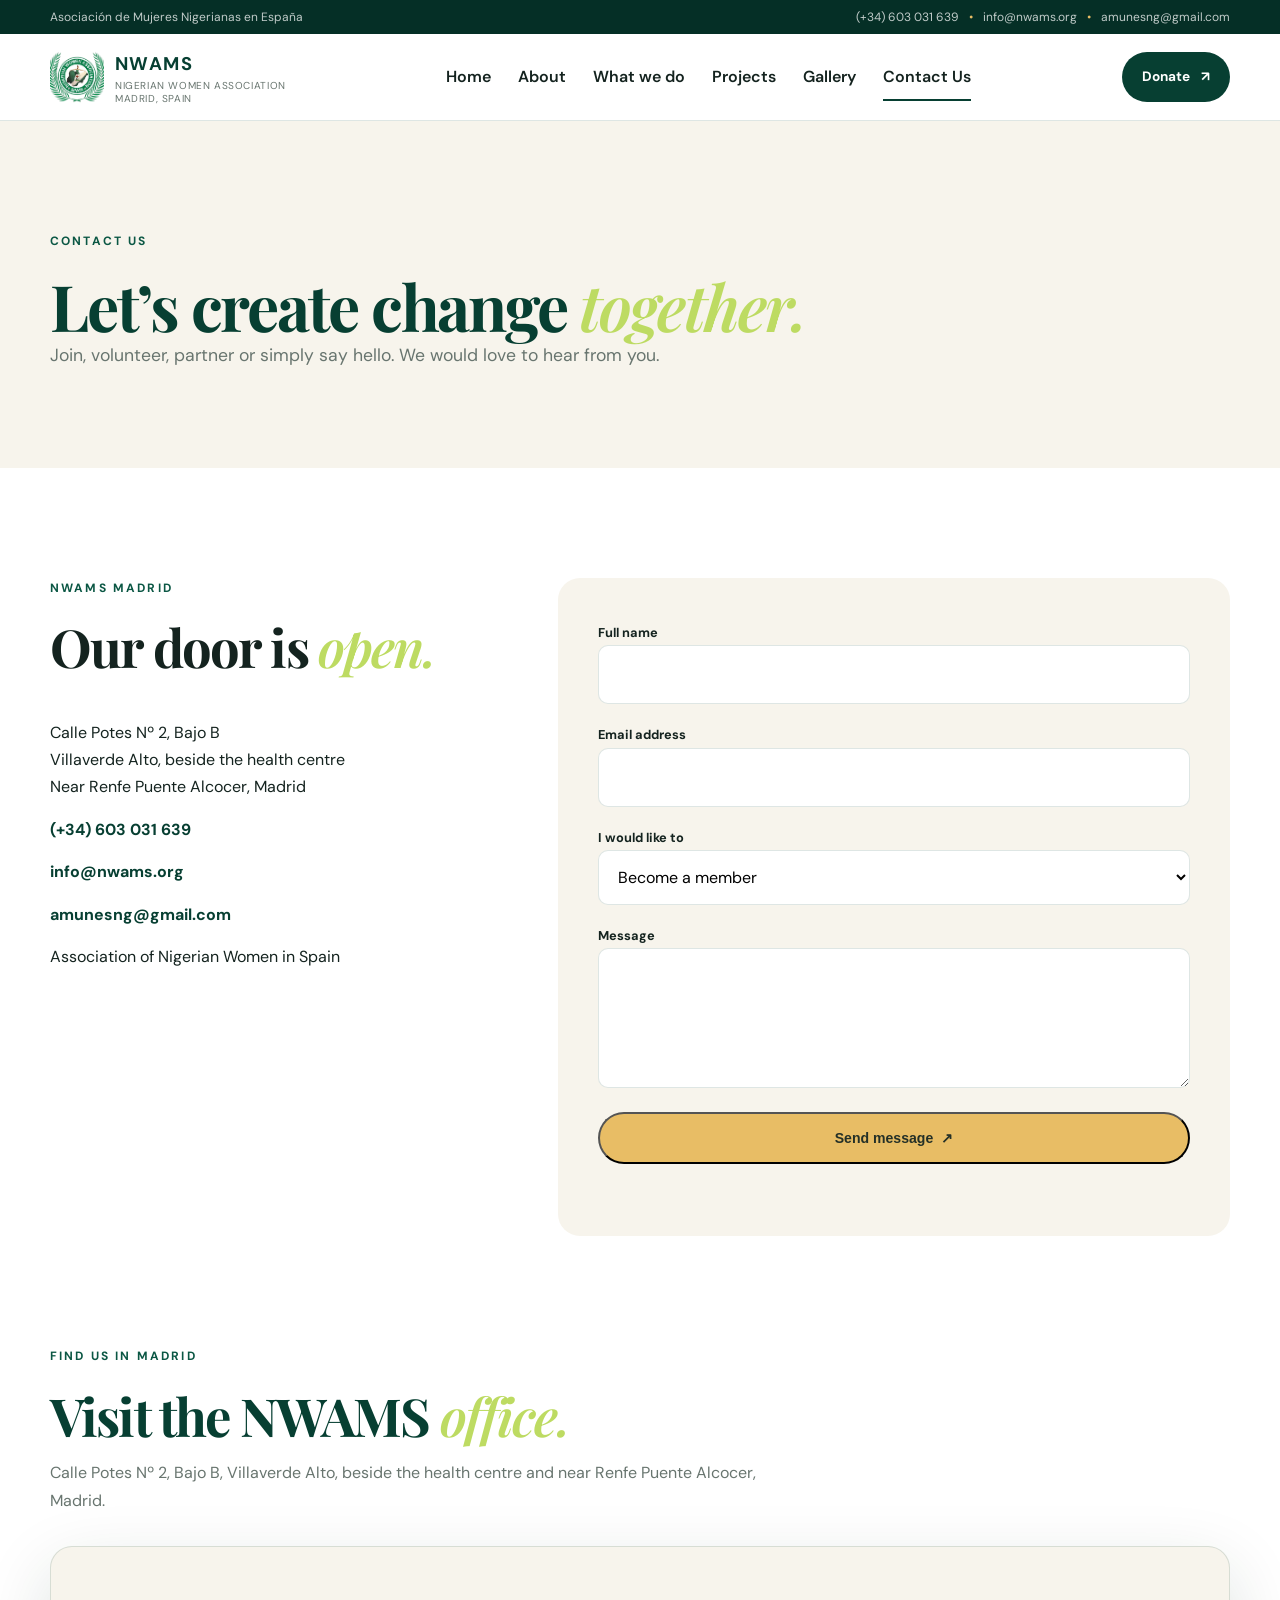
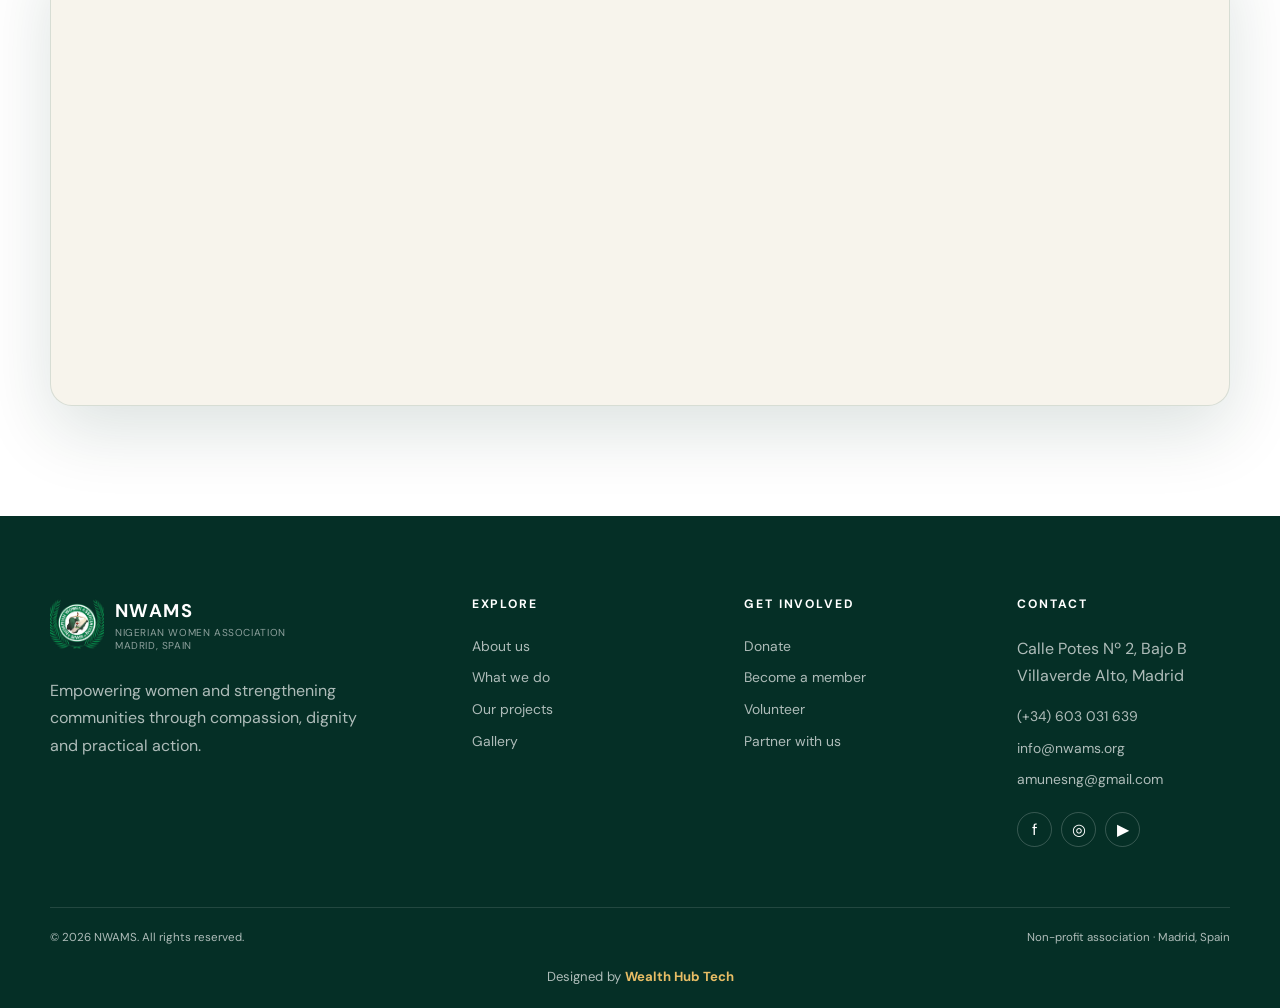
<file: contact-us.html>
<!doctype html>
<html lang="en">
  <head>
    <meta charset="UTF-8" />
    <meta name="viewport" content="width=device-width,initial-scale=1" />
    <meta
      name="description"
      content="Contact NWAMS in Madrid to volunteer, join or partner with us."
    />
    <title>Contact Us | NWAMS</title>
    <link rel="preconnect" href="https://fonts.googleapis.com" />
    <link rel="preconnect" href="https://fonts.gstatic.com" crossorigin />
    <link
      href="https://fonts.googleapis.com/css2?family=DM+Sans:wght@400;500;600;700&family=Playfair+Display:wght@600;700&display=swap"
      rel="stylesheet"
    />
    <link rel="stylesheet" href="styles.css" />
      <link rel="canonical" href="https://nwams.org/contact-us.html" />
    <meta property="og:type" content="website" />
    <meta property="og:site_name" content="NWAMS" />
    <meta property="og:title" content="Contact Us | NWAMS" />
    <meta property="og:description" content="Contact NWAMS in Madrid to volunteer, join or partner with us." />
    <meta property="og:url" content="https://nwams.org/contact-us.html" />
    <meta property="og:image" content="https://nwams.org/img/logo.png" />
    <meta name="twitter:card" content="summary_large_image" />
    <meta name="twitter:title" content="Contact Us | NWAMS" />
    <meta name="twitter:description" content="Contact NWAMS in Madrid to volunteer, join or partner with us." />
    <meta name="twitter:image" content="https://nwams.org/img/logo.png" />
    <script type="application/ld+json">{"@context": "https://schema.org", "@type": "NGO", "name": "NWAMS", "alternateName": "Nigerian Women Association", "url": "https://nwams.org/", "logo": "https://nwams.org/img/logo.png", "image": "https://nwams.org/img/logo.png", "description": "NWAMS (Nigerian Women Association) is a nonprofit association founded in 2018 in Madrid, Spain, supporting women and children in Spain and Nigeria through education, welfare, clean water, healthcare and economic empowerment programmes.", "foundingDate": "2018", "address": {"@type": "PostalAddress", "streetAddress": "Calle Potes Nº 2, Bajo B, Villaverde Alto", "addressLocality": "Madrid", "addressCountry": "ES"}, "contactPoint": {"@type": "ContactPoint", "telephone": "+34-603-031-639", "email": "info@nwams.org", "contactType": "customer service", "areaServed": "ES"}}</script>
      <link rel="manifest" href="manifest.webmanifest" />
    <link rel="apple-touch-icon" href="img/icons/icon-192.png" />
    <meta name="theme-color" content="#073f32" />
  </head>
  <body>
    <div class="topbar"><div class="container"><span>Asociación de Mujeres Nigerianas en España</span><div><a href="tel:+34603031639">(+34) 603 031 639</a><span class="topbar-dot">•</span><a href="mailto:info@nwams.org">info@nwams.org</a><span class="topbar-dot">•</span><a href="mailto:amunesng@gmail.com">amunesng@gmail.com</a></div></div></div>
<header class="site-header"><div class="container nav-wrap"><a class="brand" href="index.html" aria-label="NWAMS home"><img src="img/logo.png" alt="NWAMS"><span><strong>NWAMS</strong><small>Nigerian Women Association<br>Madrid, Spain</small></span></a><button class="menu-toggle" type="button" aria-expanded="false" aria-label="Open navigation"><span></span><span></span><span></span></button><nav class="main-nav" aria-label="Main navigation"><a data-nav="index.html" href="index.html">Home</a><a data-nav="about.html" href="about.html">About</a><a data-nav="what-we-do.html" href="what-we-do.html">What we do</a><a data-nav="projects.html" href="projects.html">Projects</a><a data-nav="gallery.html" href="gallery.html">Gallery</a><a data-nav="contact-us.html" href="contact-us.html" class="active" aria-current="page">Contact Us</a></nav><a class="nav-donate" data-nav="donate.html" href="donate.html">Donate <span>↗</span></a></div></header>
    <main>
      <section class="page-hero">
        <div class="container reveal">
          <p class="eyebrow">Contact us</p>
          <h1>Let’s create change <em>together.</em></h1>
          <p>
            Join, volunteer, partner or simply say hello. We would love to hear
            from you.
          </p>
        </div>
      </section>

      <section class="section">
        <div class="container contact-grid">
          <div class="contact-list reveal">
            <p class="eyebrow">NWAMS Madrid</p>
            <h2>Our door is <em>open.</em></h2>
            <p>
              Calle Potes Nº 2, Bajo B<br />Villaverde Alto, beside the health
              centre<br />Near Renfe Puente Alcocer, Madrid
            </p>
            <a href="tel:+34603031639">(+34) 603 031 639</a>
            <a href="mailto:info@nwams.org">info@nwams.org</a>
            <a href="mailto:amunesng@gmail.com">amunesng@gmail.com</a>
            <p>Association of Nigerian Women in Spain</p>
          </div>
          <div class="form-card reveal">
            <form data-demo-form>
              <div>
                <label for="name">Full name</label
                ><input id="name" name="name" required />
              </div>
              <div>
                <label for="email">Email address</label
                ><input id="email" name="email" type="email" required />
              </div>
              <div>
                <label for="interest">I would like to</label>
                <select id="interest" name="interest">
                  <option>Become a member</option>
                  <option>Volunteer</option>
                  <option>Partner with NWAMS</option>
                  <option>Ask a question</option>
                </select>
              </div>
              <div>
                <label for="message">Message</label
                ><textarea id="message" name="message" required></textarea>
              </div>
              <button class="btn btn-gold" type="submit">
                Send message <span>↗</span>
              </button>
              <p class="form-feedback" role="status"></p>
            </form>
          </div>
        </div>
      </section>

      <section class="section contact-map-section">
        <div class="container">
          <div class="contact-map-heading reveal">
            <p class="eyebrow">Find us in Madrid</p>
            <h2>Visit the NWAMS <em>office.</em></h2>
            <p>
              Calle Potes Nº 2, Bajo B, Villaverde Alto, beside the health
              centre and near Renfe Puente Alcocer, Madrid.
            </p>
          </div>
          <div class="contact-map reveal">
            <iframe
              title="Google Map showing the NWAMS office in Madrid"
              src="https://www.google.com/maps?q=Calle%20Potes%202%2C%20Villaverde%20Alto%2C%20Madrid%2C%20Spain&output=embed"
              loading="lazy"
              referrerpolicy="no-referrer-when-downgrade"
              allowfullscreen
            ></iframe>
          </div>
        </div>
      </section>
    </main>
    <footer class="site-footer"><div class="container footer-main"><div class="footer-about"><a class="brand footer-brand" href="index.html"><img src="img/logo.png" alt="NWAMS"><span><strong>NWAMS</strong><small>Nigerian Women Association<br>Madrid, Spain</small></span></a><p>Empowering women and strengthening communities through compassion, dignity and practical action.</p></div><div><h3>Explore</h3><a href="about.html">About us</a><a href="what-we-do.html">What we do</a><a href="projects.html">Our projects</a><a href="gallery.html">Gallery</a></div><div><h3>Get involved</h3><a href="donate.html">Donate</a><a href="contact-us.html">Become a member</a><a href="contact-us.html">Volunteer</a><a href="contact-us.html">Partner with us</a></div><div><h3>Contact</h3><p>Calle Potes Nº 2, Bajo B<br>Villaverde Alto, Madrid</p><a href="tel:+34603031639">(+34) 603 031 639</a><a href="mailto:info@nwams.org">info@nwams.org</a><a href="mailto:amunesng@gmail.com">amunesng@gmail.com</a><div class="socials"><a href="https://www.facebook.com/" aria-label="Facebook">f</a><a href="https://www.instagram.com/" aria-label="Instagram">◎</a><a href="https://www.youtube.com/" aria-label="YouTube">▶</a></div></div></div><div class="container footer-bottom"><span>© <span data-year></span> NWAMS. All rights reserved.</span><span>Non-profit association · Madrid, Spain</span></div><p class="footer-design-credit">Designed by <span>Wealth Hub Tech</span></p></footer>
    <script src="script.js"></script>
  </body>
</html>
</file>
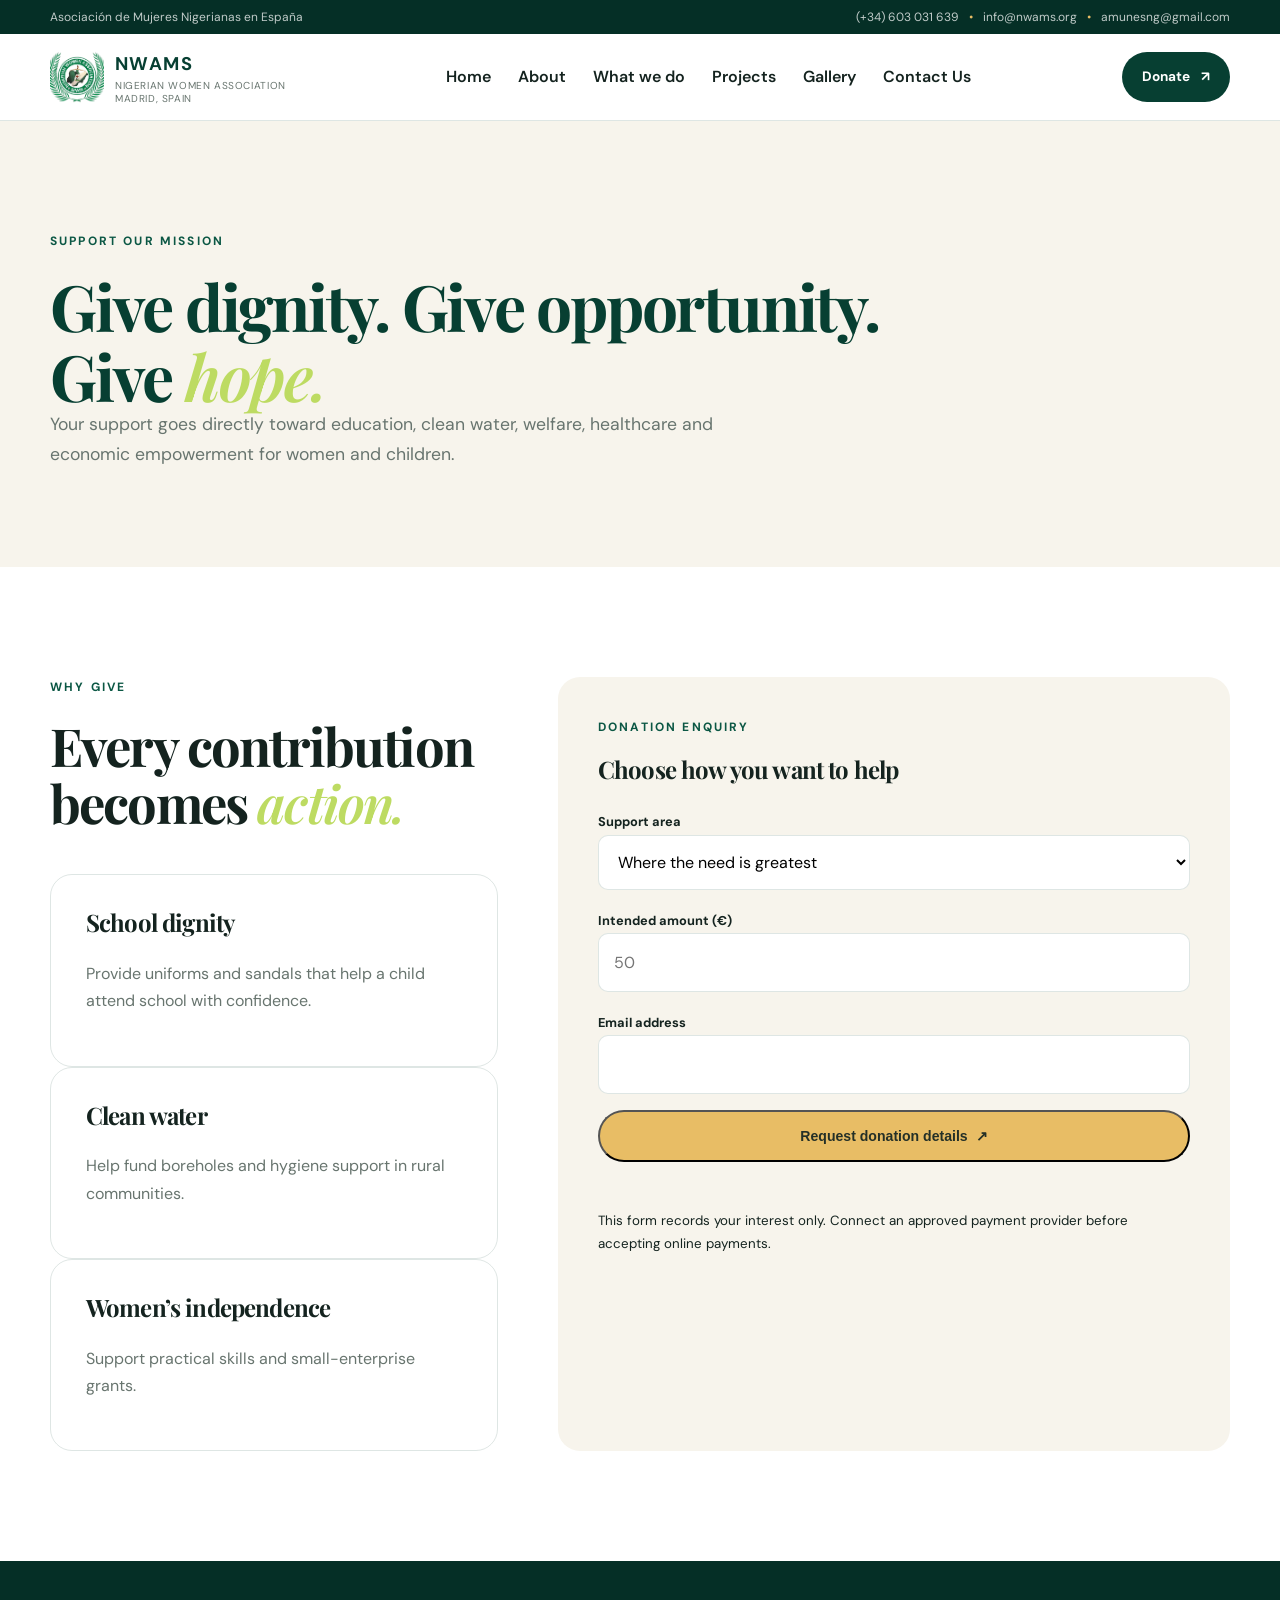
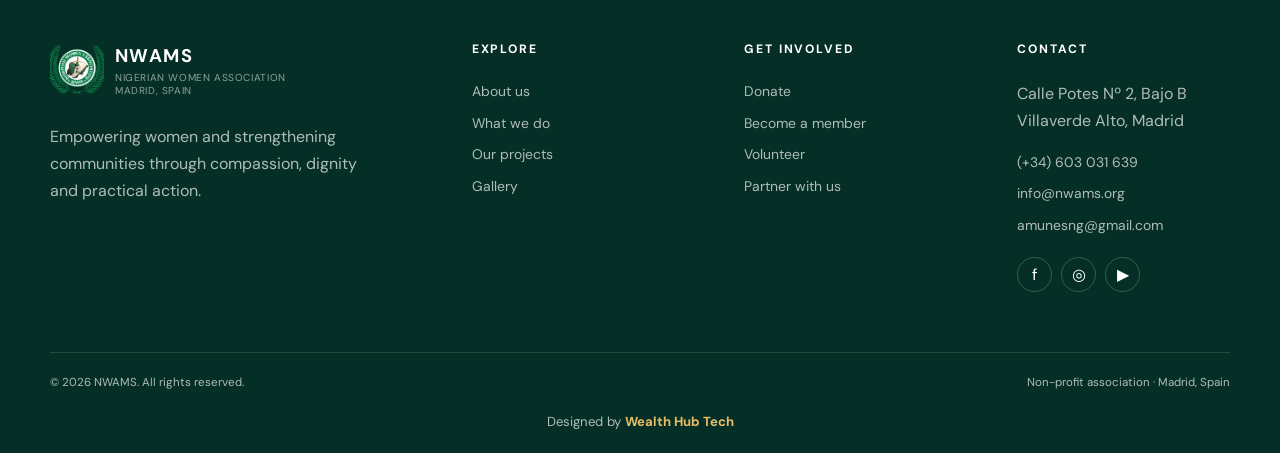
<file: donate.html>
<!DOCTYPE html><html lang="en"><head><meta charset="UTF-8"><meta name="viewport" content="width=device-width,initial-scale=1"><meta name="description" content="Support NWAMS programmes for vulnerable women and children."><title>Donate | NWAMS</title><link rel="preconnect" href="https://fonts.googleapis.com"><link rel="preconnect" href="https://fonts.gstatic.com" crossorigin><link href="https://fonts.googleapis.com/css2?family=DM+Sans:wght@400;500;600;700&family=Playfair+Display:wght@600;700&display=swap" rel="stylesheet"><link rel="stylesheet" href="styles.css">    <link rel="canonical" href="https://nwams.org/donate.html" />
    <meta property="og:type" content="website" />
    <meta property="og:site_name" content="NWAMS" />
    <meta property="og:title" content="Donate | NWAMS" />
    <meta property="og:description" content="Support NWAMS programmes for vulnerable women and children." />
    <meta property="og:url" content="https://nwams.org/donate.html" />
    <meta property="og:image" content="https://nwams.org/img/logo.png" />
    <meta name="twitter:card" content="summary_large_image" />
    <meta name="twitter:title" content="Donate | NWAMS" />
    <meta name="twitter:description" content="Support NWAMS programmes for vulnerable women and children." />
    <meta name="twitter:image" content="https://nwams.org/img/logo.png" />
    <script type="application/ld+json">{"@context": "https://schema.org", "@type": "NGO", "name": "NWAMS", "alternateName": "Nigerian Women Association", "url": "https://nwams.org/", "logo": "https://nwams.org/img/logo.png", "image": "https://nwams.org/img/logo.png", "description": "NWAMS (Nigerian Women Association) is a nonprofit association founded in 2018 in Madrid, Spain, supporting women and children in Spain and Nigeria through education, welfare, clean water, healthcare and economic empowerment programmes.", "foundingDate": "2018", "address": {"@type": "PostalAddress", "streetAddress": "Calle Potes Nº 2, Bajo B, Villaverde Alto", "addressLocality": "Madrid", "addressCountry": "ES"}, "contactPoint": {"@type": "ContactPoint", "telephone": "+34-603-031-639", "email": "info@nwams.org", "contactType": "customer service", "areaServed": "ES"}}</script>
      <link rel="manifest" href="manifest.webmanifest" />
    <link rel="apple-touch-icon" href="img/icons/icon-192.png" />
    <meta name="theme-color" content="#073f32" />
  </head><body><div class="topbar"><div class="container"><span>Asociación de Mujeres Nigerianas en España</span><div><a href="tel:+34603031639">(+34) 603 031 639</a><span class="topbar-dot">•</span><a href="mailto:info@nwams.org">info@nwams.org</a><span class="topbar-dot">•</span><a href="mailto:amunesng@gmail.com">amunesng@gmail.com</a></div></div></div>
<header class="site-header"><div class="container nav-wrap"><a class="brand" href="index.html" aria-label="NWAMS home"><img src="img/logo.png" alt="NWAMS"><span><strong>NWAMS</strong><small>Nigerian Women Association<br>Madrid, Spain</small></span></a><button class="menu-toggle" type="button" aria-expanded="false" aria-label="Open navigation"><span></span><span></span><span></span></button><nav class="main-nav" aria-label="Main navigation"><a data-nav="index.html" href="index.html">Home</a><a data-nav="about.html" href="about.html">About</a><a data-nav="what-we-do.html" href="what-we-do.html">What we do</a><a data-nav="projects.html" href="projects.html">Projects</a><a data-nav="gallery.html" href="gallery.html">Gallery</a><a data-nav="contact-us.html" href="contact-us.html">Contact Us</a></nav><a class="nav-donate active" data-nav="donate.html" href="donate.html" aria-current="page">Donate <span>↗</span></a></div></header><main><section class="page-hero"><div class="container reveal"><p class="eyebrow">Support our mission</p><h1>Give dignity. Give opportunity. Give <em>hope.</em></h1><p>Your support goes directly toward education, clean water, welfare, healthcare and economic empowerment for women and children.</p></div></section><section class="section"><div class="container contact-grid"><div class="reveal"><p class="eyebrow">Why give</p><h2>Every contribution becomes <em>action.</em></h2><div class="content-card"><h3>School dignity</h3><p>Provide uniforms and sandals that help a child attend school with confidence.</p></div><div class="content-card"><h3>Clean water</h3><p>Help fund boreholes and hygiene support in rural communities.</p></div><div class="content-card"><h3>Women’s independence</h3><p>Support practical skills and small-enterprise grants.</p></div></div><div class="form-card reveal"><p class="eyebrow">Donation enquiry</p><h3>Choose how you want to help</h3><form data-demo-form><div><label for="cause">Support area</label><select id="cause"><option>Where the need is greatest</option><option>Clean water</option><option>Education</option><option>Women empowerment</option><option>Medical and food relief</option></select></div><div><label for="amount">Intended amount (€)</label><input id="amount" type="number" min="1" placeholder="50"></div><div><label for="donor-email">Email address</label><input id="donor-email" type="email" required></div><button class="btn btn-gold" type="submit">Request donation details <span>↗</span></button><p class="form-feedback" role="status"></p><small>This form records your interest only. Connect an approved payment provider before accepting online payments.</small></form></div></div></section></main><footer class="site-footer"><div class="container footer-main"><div class="footer-about"><a class="brand footer-brand" href="index.html"><img src="img/logo.png" alt="NWAMS"><span><strong>NWAMS</strong><small>Nigerian Women Association<br>Madrid, Spain</small></span></a><p>Empowering women and strengthening communities through compassion, dignity and practical action.</p></div><div><h3>Explore</h3><a href="about.html">About us</a><a href="what-we-do.html">What we do</a><a href="projects.html">Our projects</a><a href="gallery.html">Gallery</a></div><div><h3>Get involved</h3><a href="donate.html">Donate</a><a href="contact-us.html">Become a member</a><a href="contact-us.html">Volunteer</a><a href="contact-us.html">Partner with us</a></div><div><h3>Contact</h3><p>Calle Potes Nº 2, Bajo B<br>Villaverde Alto, Madrid</p><a href="tel:+34603031639">(+34) 603 031 639</a><a href="mailto:info@nwams.org">info@nwams.org</a><a href="mailto:amunesng@gmail.com">amunesng@gmail.com</a><div class="socials"><a href="https://www.facebook.com/" aria-label="Facebook">f</a><a href="https://www.instagram.com/" aria-label="Instagram">◎</a><a href="https://www.youtube.com/" aria-label="YouTube">▶</a></div></div></div><div class="container footer-bottom"><span>© <span data-year></span> NWAMS. All rights reserved.</span><span>Non-profit association · Madrid, Spain</span></div><p class="footer-design-credit">Designed by <span>Wealth Hub Tech</span></p></footer><script src="script.js"></script></body></html>
</file>
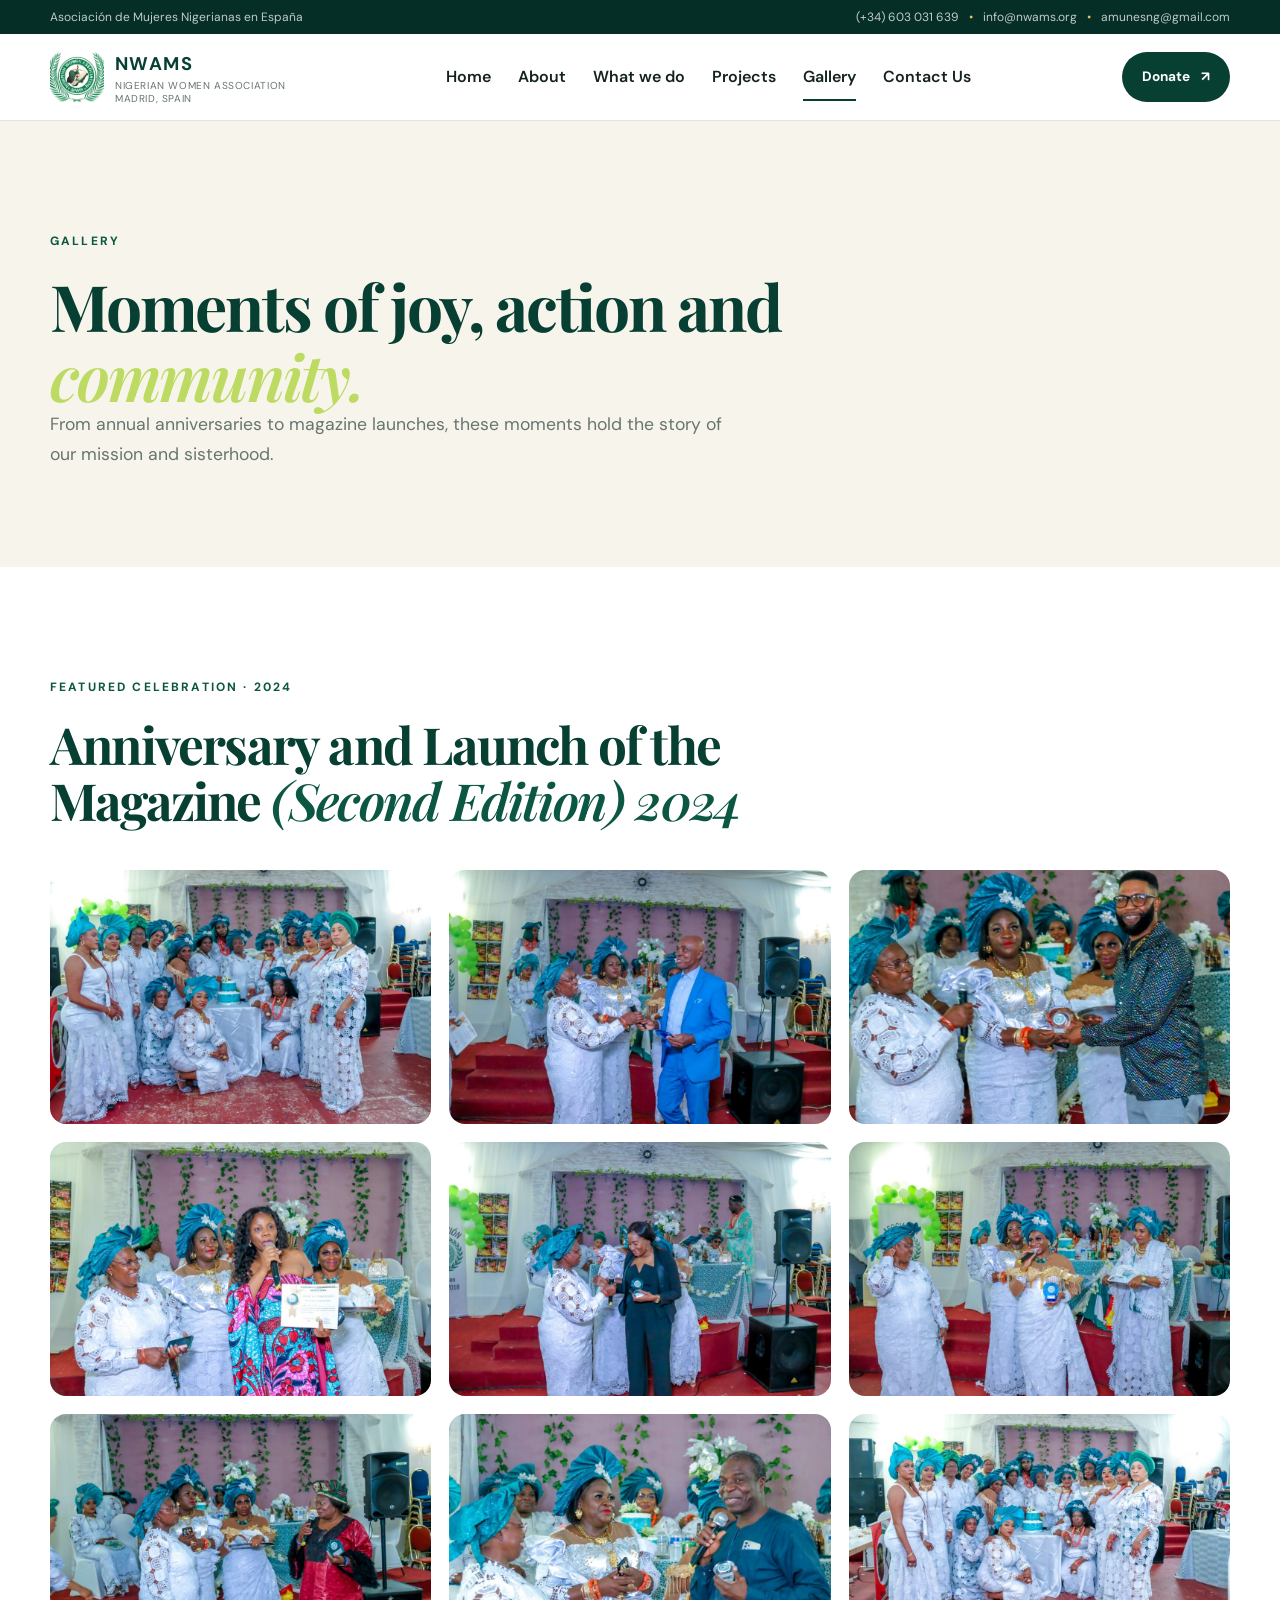
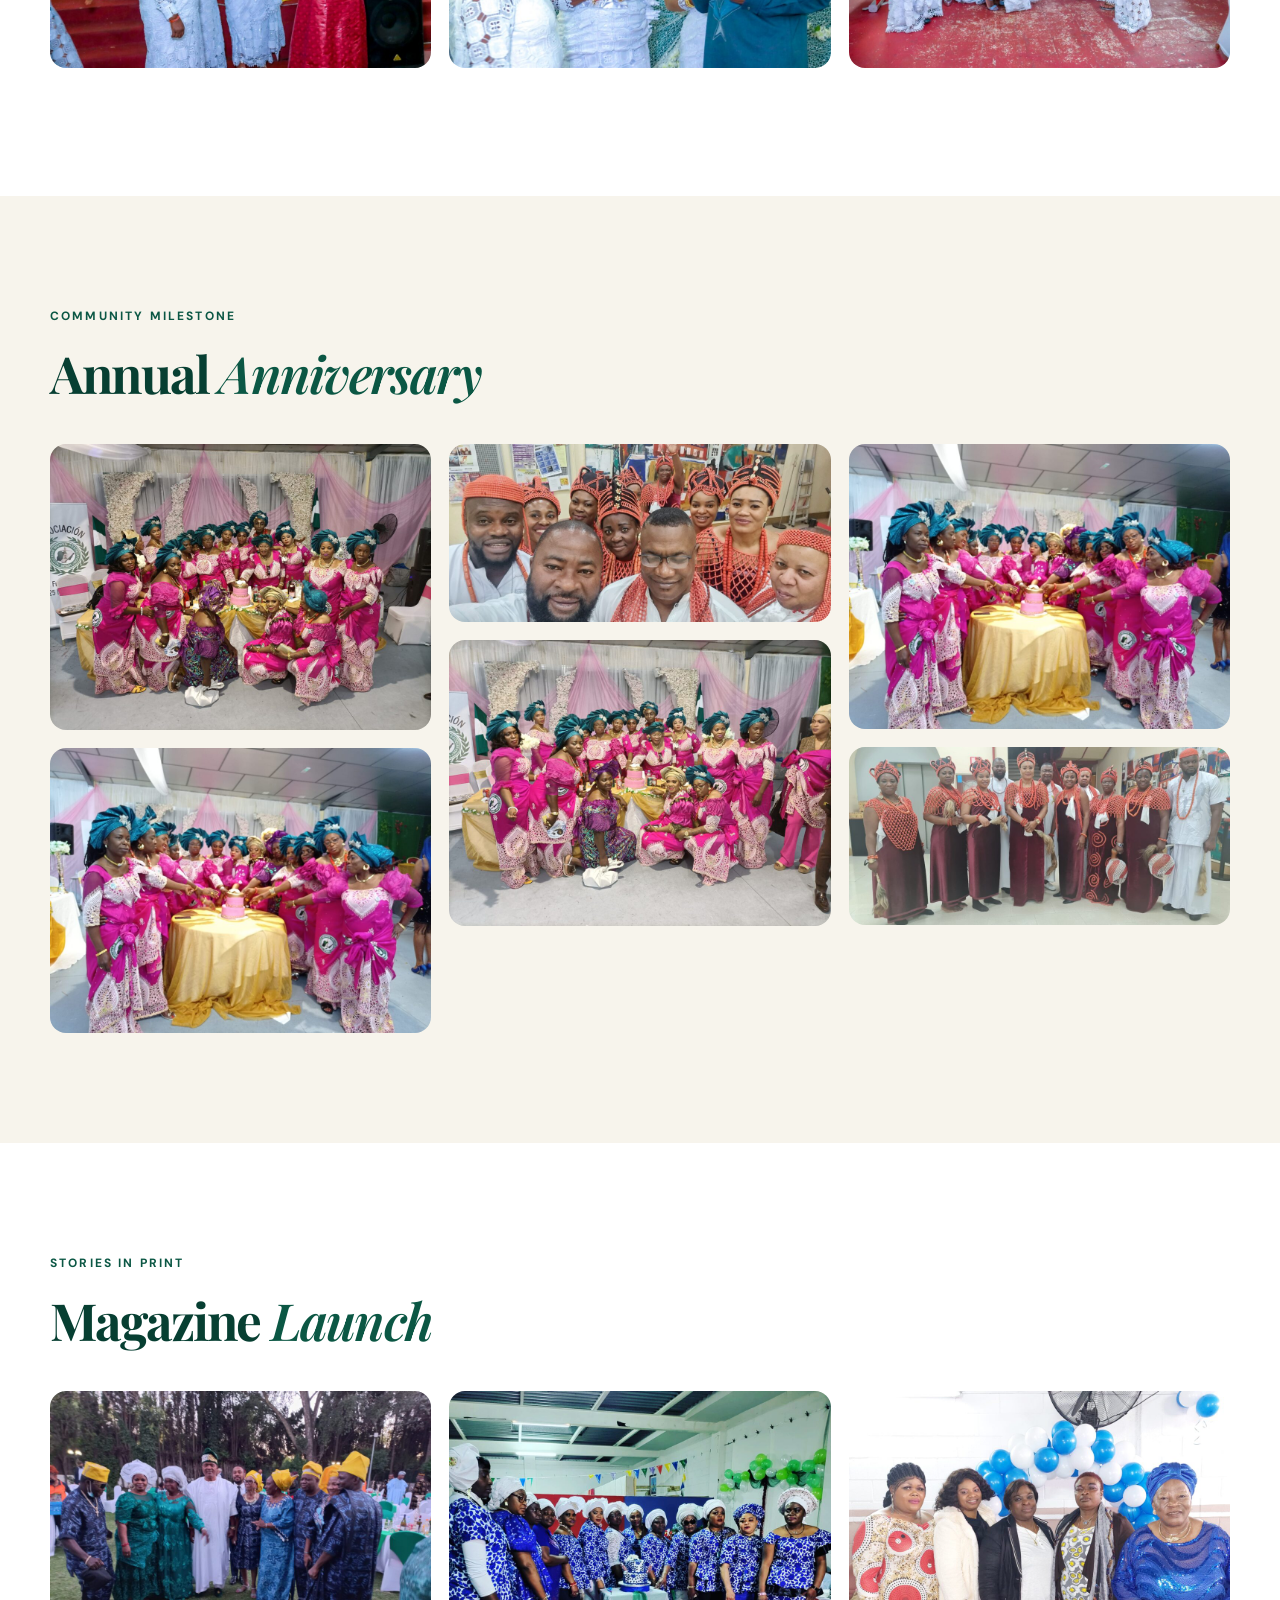
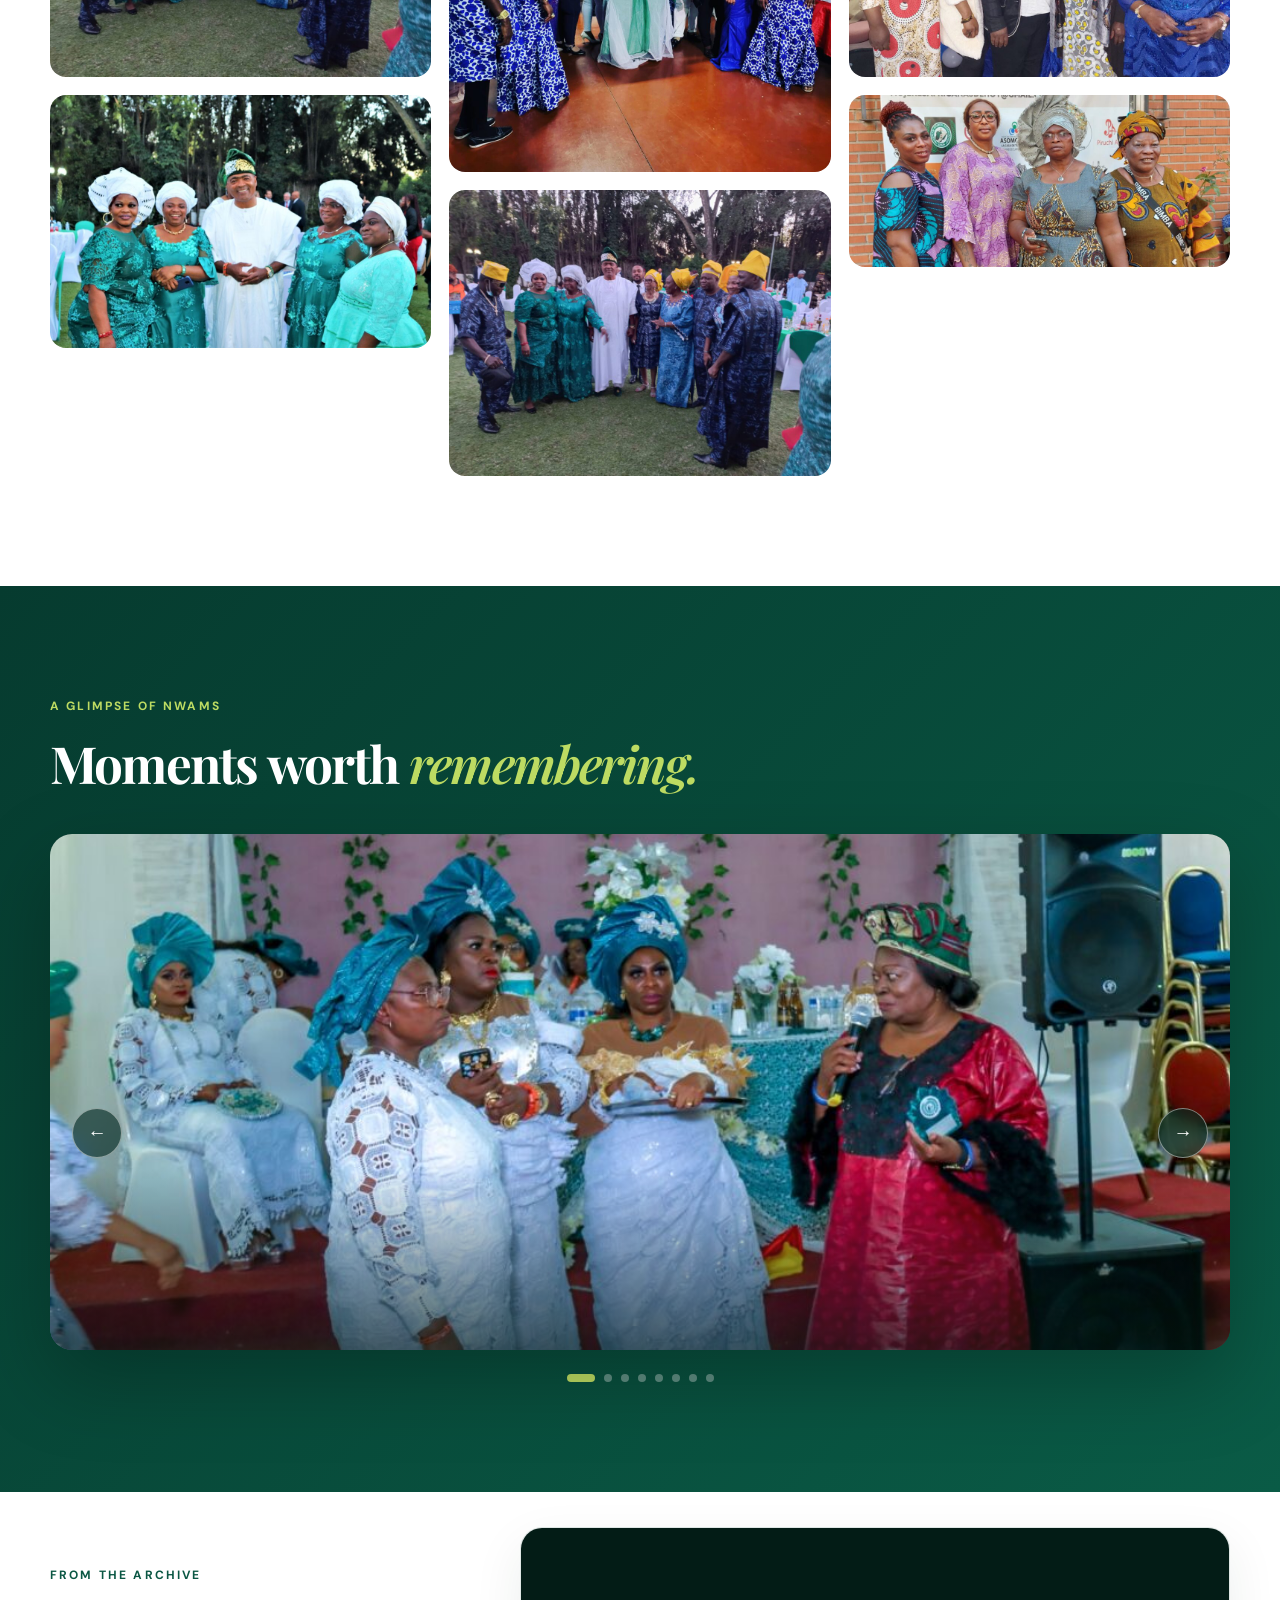
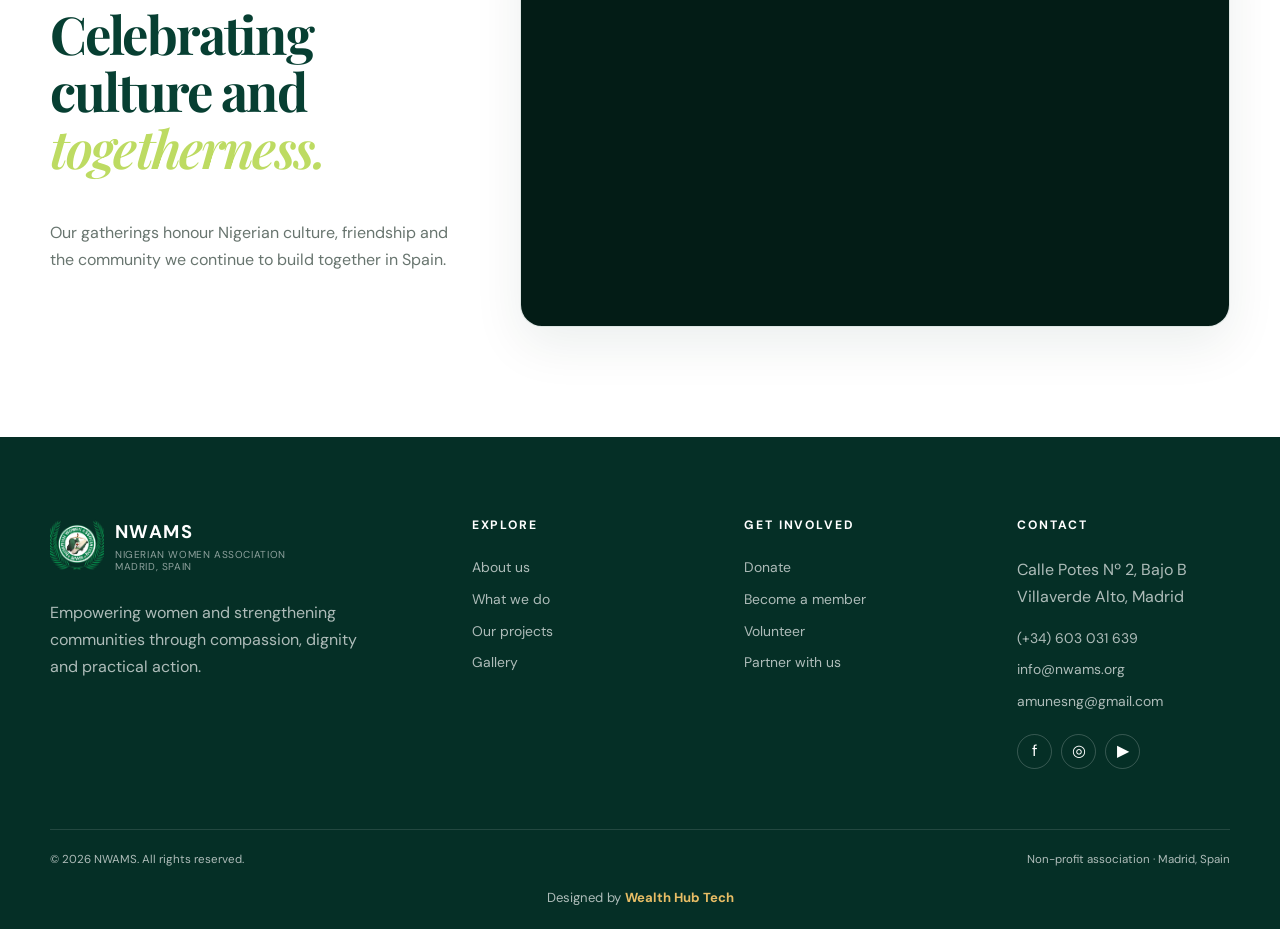
<file: gallery.html>
<!DOCTYPE html><html lang="en"><head><meta charset="UTF-8"><meta name="viewport" content="width=device-width,initial-scale=1"><meta name="description" content="Photographs and videos from NWAMS anniversaries, magazine launches, programmes and outreach."><title>Gallery | NWAMS</title><link rel="preconnect" href="https://fonts.googleapis.com"><link rel="preconnect" href="https://fonts.gstatic.com" crossorigin><link href="https://fonts.googleapis.com/css2?family=DM+Sans:wght@400;500;600;700&family=Playfair+Display:wght@600;700&display=swap" rel="stylesheet"><link rel="stylesheet" href="styles.css">    <link rel="canonical" href="https://nwams.org/gallery.html" />
    <meta property="og:type" content="website" />
    <meta property="og:site_name" content="NWAMS" />
    <meta property="og:title" content="Gallery | NWAMS" />
    <meta property="og:description" content="Photographs and videos from NWAMS anniversaries, magazine launches, programmes and outreach." />
    <meta property="og:url" content="https://nwams.org/gallery.html" />
    <meta property="og:image" content="https://nwams.org/img/photo-1.jpeg" />
    <meta name="twitter:card" content="summary_large_image" />
    <meta name="twitter:title" content="Gallery | NWAMS" />
    <meta name="twitter:description" content="Photographs and videos from NWAMS anniversaries, magazine launches, programmes and outreach." />
    <meta name="twitter:image" content="https://nwams.org/img/photo-1.jpeg" />
    <script type="application/ld+json">{"@context": "https://schema.org", "@type": "NGO", "name": "NWAMS", "alternateName": "Nigerian Women Association", "url": "https://nwams.org/", "logo": "https://nwams.org/img/logo.png", "image": "https://nwams.org/img/logo.png", "description": "NWAMS (Nigerian Women Association) is a nonprofit association founded in 2018 in Madrid, Spain, supporting women and children in Spain and Nigeria through education, welfare, clean water, healthcare and economic empowerment programmes.", "foundingDate": "2018", "address": {"@type": "PostalAddress", "streetAddress": "Calle Potes Nº 2, Bajo B, Villaverde Alto", "addressLocality": "Madrid", "addressCountry": "ES"}, "contactPoint": {"@type": "ContactPoint", "telephone": "+34-603-031-639", "email": "info@nwams.org", "contactType": "customer service", "areaServed": "ES"}}</script>
      <link rel="manifest" href="manifest.webmanifest" />
    <link rel="apple-touch-icon" href="img/icons/icon-192.png" />
    <meta name="theme-color" content="#073f32" />
  </head><body><div class="topbar"><div class="container"><span>Asociación de Mujeres Nigerianas en España</span><div><a href="tel:+34603031639">(+34) 603 031 639</a><span class="topbar-dot">•</span><a href="mailto:info@nwams.org">info@nwams.org</a><span class="topbar-dot">•</span><a href="mailto:amunesng@gmail.com">amunesng@gmail.com</a></div></div></div>
<header class="site-header"><div class="container nav-wrap"><a class="brand" href="index.html" aria-label="NWAMS home"><img src="img/logo.png" alt="NWAMS"><span><strong>NWAMS</strong><small>Nigerian Women Association<br>Madrid, Spain</small></span></a><button class="menu-toggle" type="button" aria-expanded="false" aria-label="Open navigation"><span></span><span></span><span></span></button><nav class="main-nav" aria-label="Main navigation"><a data-nav="index.html" href="index.html">Home</a><a data-nav="about.html" href="about.html">About</a><a data-nav="what-we-do.html" href="what-we-do.html">What we do</a><a data-nav="projects.html" href="projects.html">Projects</a><a data-nav="gallery.html" href="gallery.html" class="active" aria-current="page">Gallery</a><a data-nav="contact-us.html" href="contact-us.html">Contact Us</a></nav><a class="nav-donate" data-nav="donate.html" href="donate.html">Donate <span>↗</span></a></div></header><main>
<section class="page-hero"><div class="container reveal"><p class="eyebrow">Gallery</p><h1>Moments of joy, action and <em>community.</em></h1><p>From annual anniversaries to magazine launches, these moments hold the story of our mission and sisterhood.</p></div></section>

<section class="section gallery-collection"><div class="container"><div class="gallery-heading reveal"><p class="eyebrow">Featured celebration · 2024</p><h2>Anniversary and Launch of the Magazine <em>(Second Edition) 2024</em></h2></div><div class="gallery-grid reveal">
  <img src="img/photo-1.jpeg" alt="Anniversary and second-edition magazine launch 2024, photo 1" loading="lazy"><img src="img/photo-2.jpeg" alt="Anniversary and second-edition magazine launch 2024, photo 2" loading="lazy"><img src="img/photo-3.jpeg" alt="Anniversary and second-edition magazine launch 2024, photo 3" loading="lazy"><img src="img/photo-4.jpeg" alt="Anniversary and second-edition magazine launch 2024, photo 4" loading="lazy"><img src="img/photo-5.jpeg" alt="Anniversary and second-edition magazine launch 2024, photo 5" loading="lazy"><img src="img/photo-6.jpeg" alt="Anniversary and second-edition magazine launch 2024, photo 6" loading="lazy"><img src="img/photo-7.jpeg" alt="Anniversary and second-edition magazine launch 2024, photo 7" loading="lazy"><img src="img/photo-8.jpeg" alt="Anniversary and second-edition magazine launch 2024, photo 8" loading="lazy"><img src="img/photo-9.jpeg" alt="Anniversary and second-edition magazine launch 2024, photo 9" loading="lazy">
</div></div></section>

<section class="section gallery-collection gallery-collection-alt"><div class="container"><div class="gallery-heading reveal"><p class="eyebrow">Community milestone</p><h2>Annual <em>Anniversary</em></h2></div><div class="gallery-grid reveal">
  <img src="img/photo-11.jpg" alt="NWAMS annual anniversary, photo 1" loading="lazy"><img src="img/photo-22.jpg" alt="NWAMS annual anniversary, photo 2" loading="lazy"><img src="img/photo-33.jpg" alt="NWAMS annual anniversary, photo 3" loading="lazy"><img src="img/photo-44.jpg" alt="NWAMS annual anniversary, photo 4" loading="lazy"><img src="img/photo-55.jpg" alt="NWAMS annual anniversary, photo 5" loading="lazy"><img src="img/photo-66.jpg" alt="NWAMS annual anniversary, photo 6" loading="lazy">
</div></div></section>

<section class="section gallery-collection"><div class="container"><div class="gallery-heading reveal"><p class="eyebrow">Stories in print</p><h2>Magazine <em>Launch</em></h2></div><div class="gallery-grid reveal">
  <img src="img/photo-111.jpg" alt="NWAMS magazine launch, photo 1" loading="lazy"><img src="img/photo-222.jpg" alt="NWAMS magazine launch, photo 2" loading="lazy"><img src="img/photo-333.jpg" alt="NWAMS magazine launch, photo 3" loading="lazy"><img src="img/photo-444.jpg" alt="NWAMS magazine launch, photo 4" loading="lazy"><img src="img/photo-555.jpg" alt="NWAMS magazine launch, photo 5" loading="lazy"><img src="img/photo-666.jpg" alt="NWAMS magazine launch, photo 6" loading="lazy">
</div></div></section>

<section class="section gallery-carousel-section"><div class="container"><div class="gallery-heading reveal"><p class="eyebrow light">A glimpse of NWAMS</p><h2>Moments worth <em>remembering.</em></h2></div><div class="gallery-carousel reveal" id="gallery-carousel" aria-label="Random highlights from the NWAMS gallery"><div class="carousel-stage" aria-live="polite"></div><button class="carousel-control carousel-prev" type="button" aria-label="Previous photo">←</button><button class="carousel-control carousel-next" type="button" aria-label="Next photo">→</button><div class="carousel-dots" aria-label="Choose a photo"></div></div></div></section>

<section class="section video-section gallery-video"><div class="container"><div class="video-feature"><div class="reveal"><p class="eyebrow">From the archive</p><h2>Celebrating culture and <em>togetherness.</em></h2><p>Our gatherings honour Nigerian culture, friendship and the community we continue to build together in Spain.</p></div><div class="video-card reveal"><div class="video-frame"><iframe src="https://www.youtube.com/embed/ur_4GGOmRfk" title="Nigerian Women Association Spain 2019 end-of-year celebration" loading="lazy" allow="accelerometer; autoplay; clipboard-write; encrypted-media; gyroscope; picture-in-picture; web-share" referrerpolicy="strict-origin-when-cross-origin" allowfullscreen></iframe></div></div></div></div></section>
</main><footer class="site-footer"><div class="container footer-main"><div class="footer-about"><a class="brand footer-brand" href="index.html"><img src="img/logo.png" alt="NWAMS"><span><strong>NWAMS</strong><small>Nigerian Women Association<br>Madrid, Spain</small></span></a><p>Empowering women and strengthening communities through compassion, dignity and practical action.</p></div><div><h3>Explore</h3><a href="about.html">About us</a><a href="what-we-do.html">What we do</a><a href="projects.html">Our projects</a><a href="gallery.html">Gallery</a></div><div><h3>Get involved</h3><a href="donate.html">Donate</a><a href="contact-us.html">Become a member</a><a href="contact-us.html">Volunteer</a><a href="contact-us.html">Partner with us</a></div><div><h3>Contact</h3><p>Calle Potes Nº 2, Bajo B<br>Villaverde Alto, Madrid</p><a href="tel:+34603031639">(+34) 603 031 639</a><a href="mailto:info@nwams.org">info@nwams.org</a><a href="mailto:amunesng@gmail.com">amunesng@gmail.com</a><div class="socials"><a href="https://www.facebook.com/" aria-label="Facebook">f</a><a href="https://www.instagram.com/" aria-label="Instagram">◎</a><a href="https://www.youtube.com/" aria-label="YouTube">▶</a></div></div></div><div class="container footer-bottom"><span>© <span data-year></span> NWAMS. All rights reserved.</span><span>Non-profit association · Madrid, Spain</span></div><p class="footer-design-credit">Designed by <span>Wealth Hub Tech</span></p></footer><script src="script.js"></script></body></html>
</file>
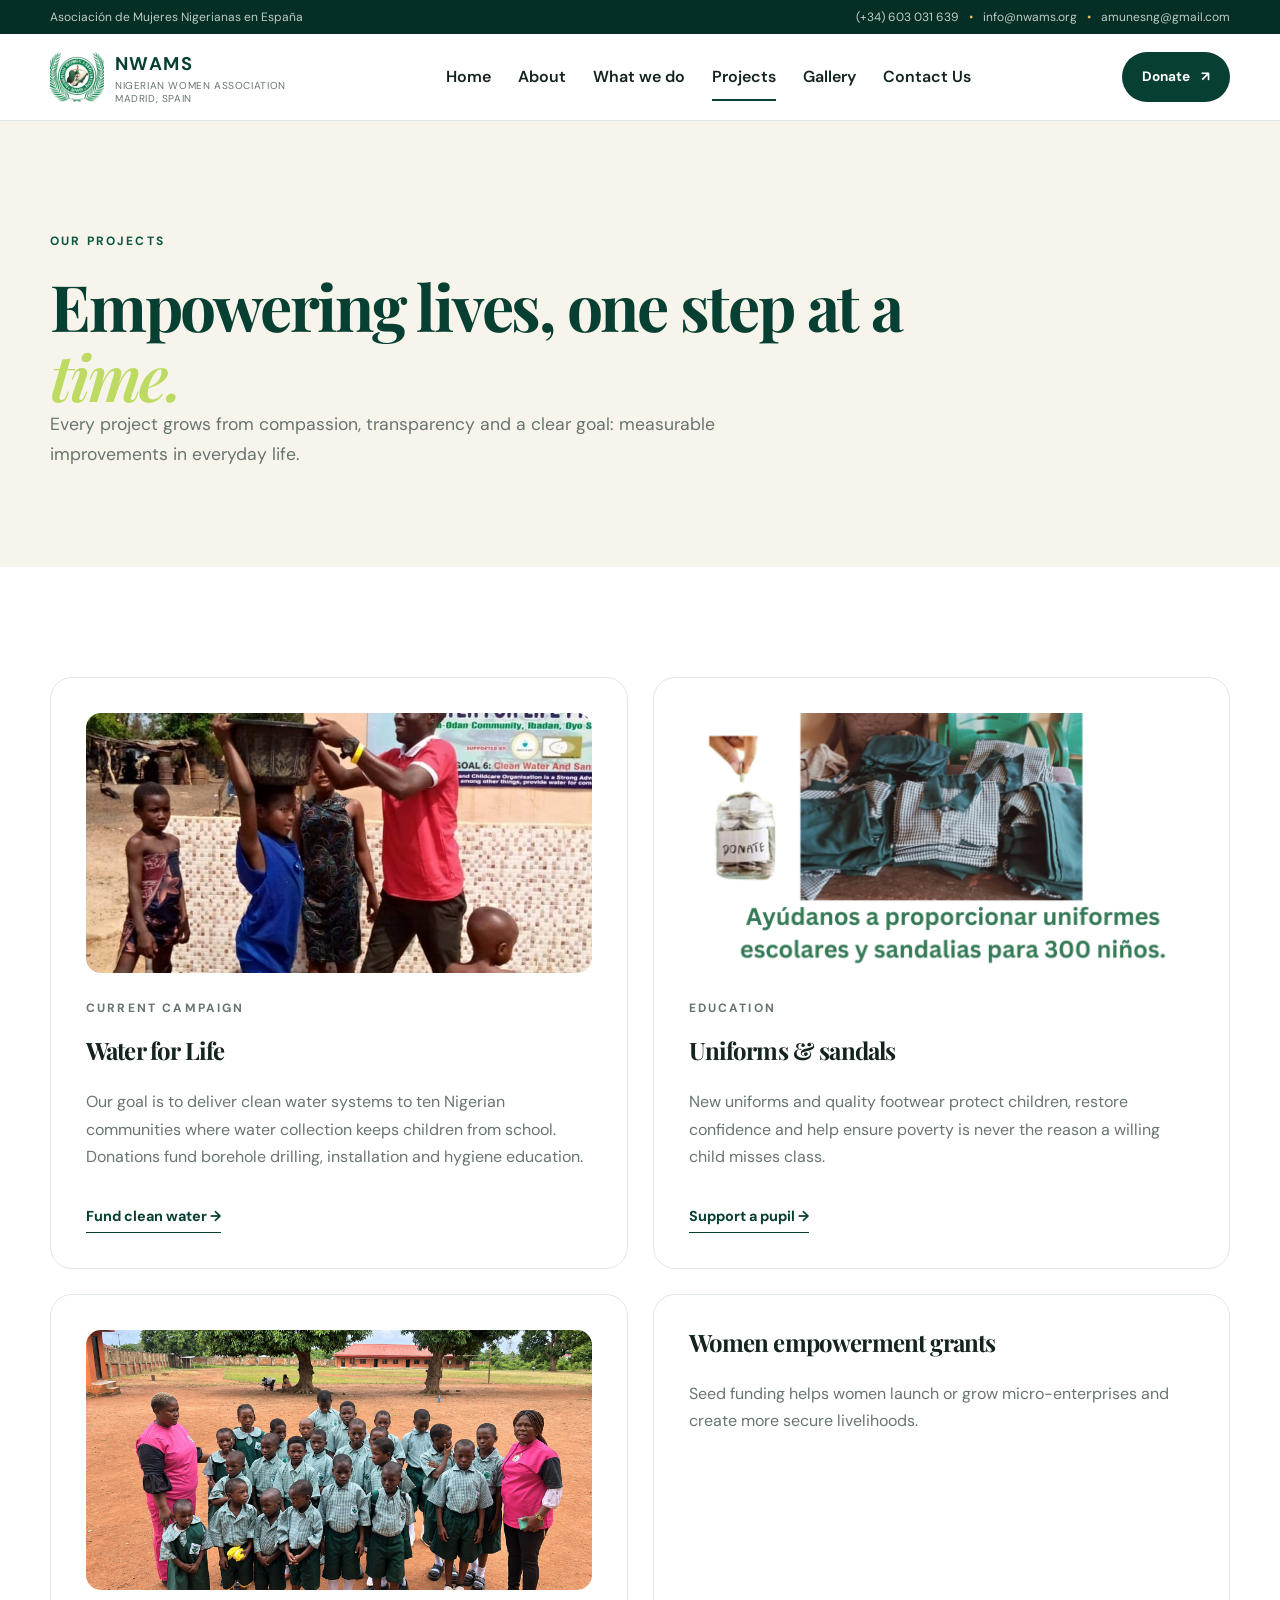
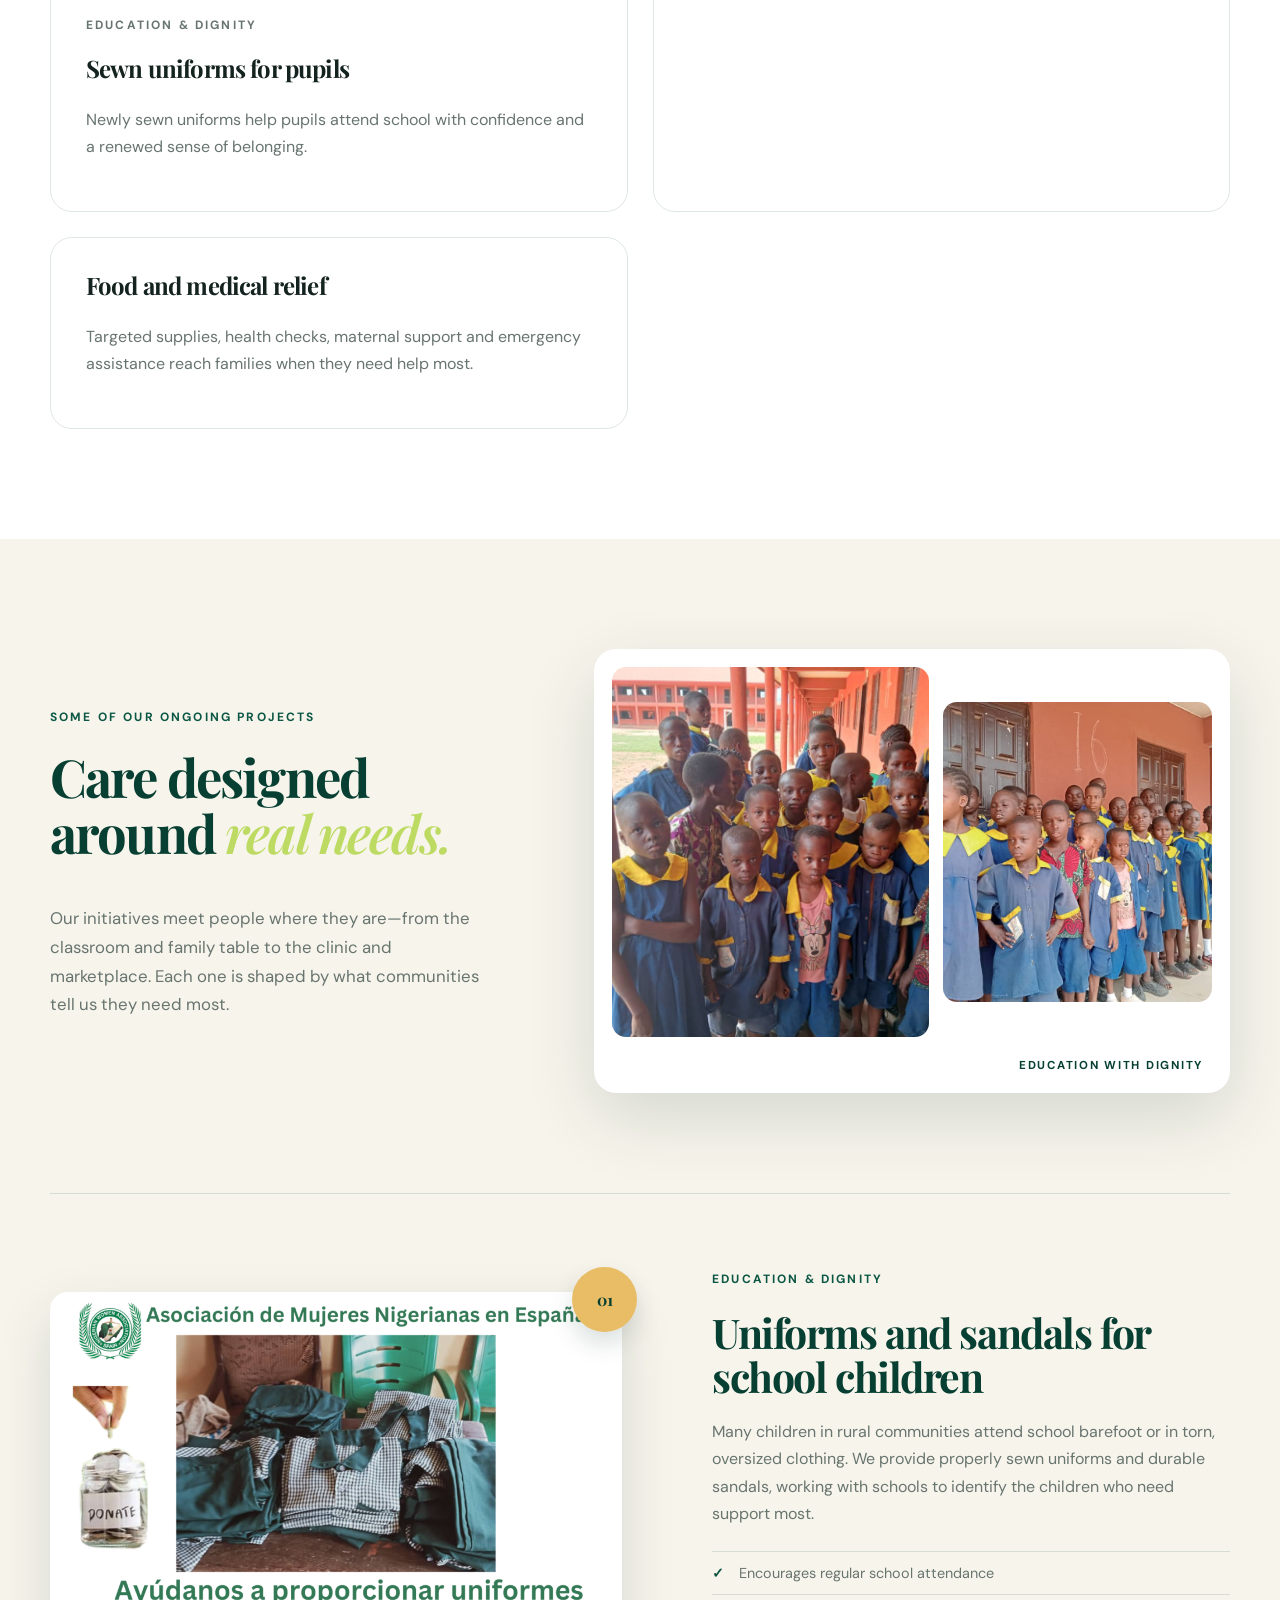
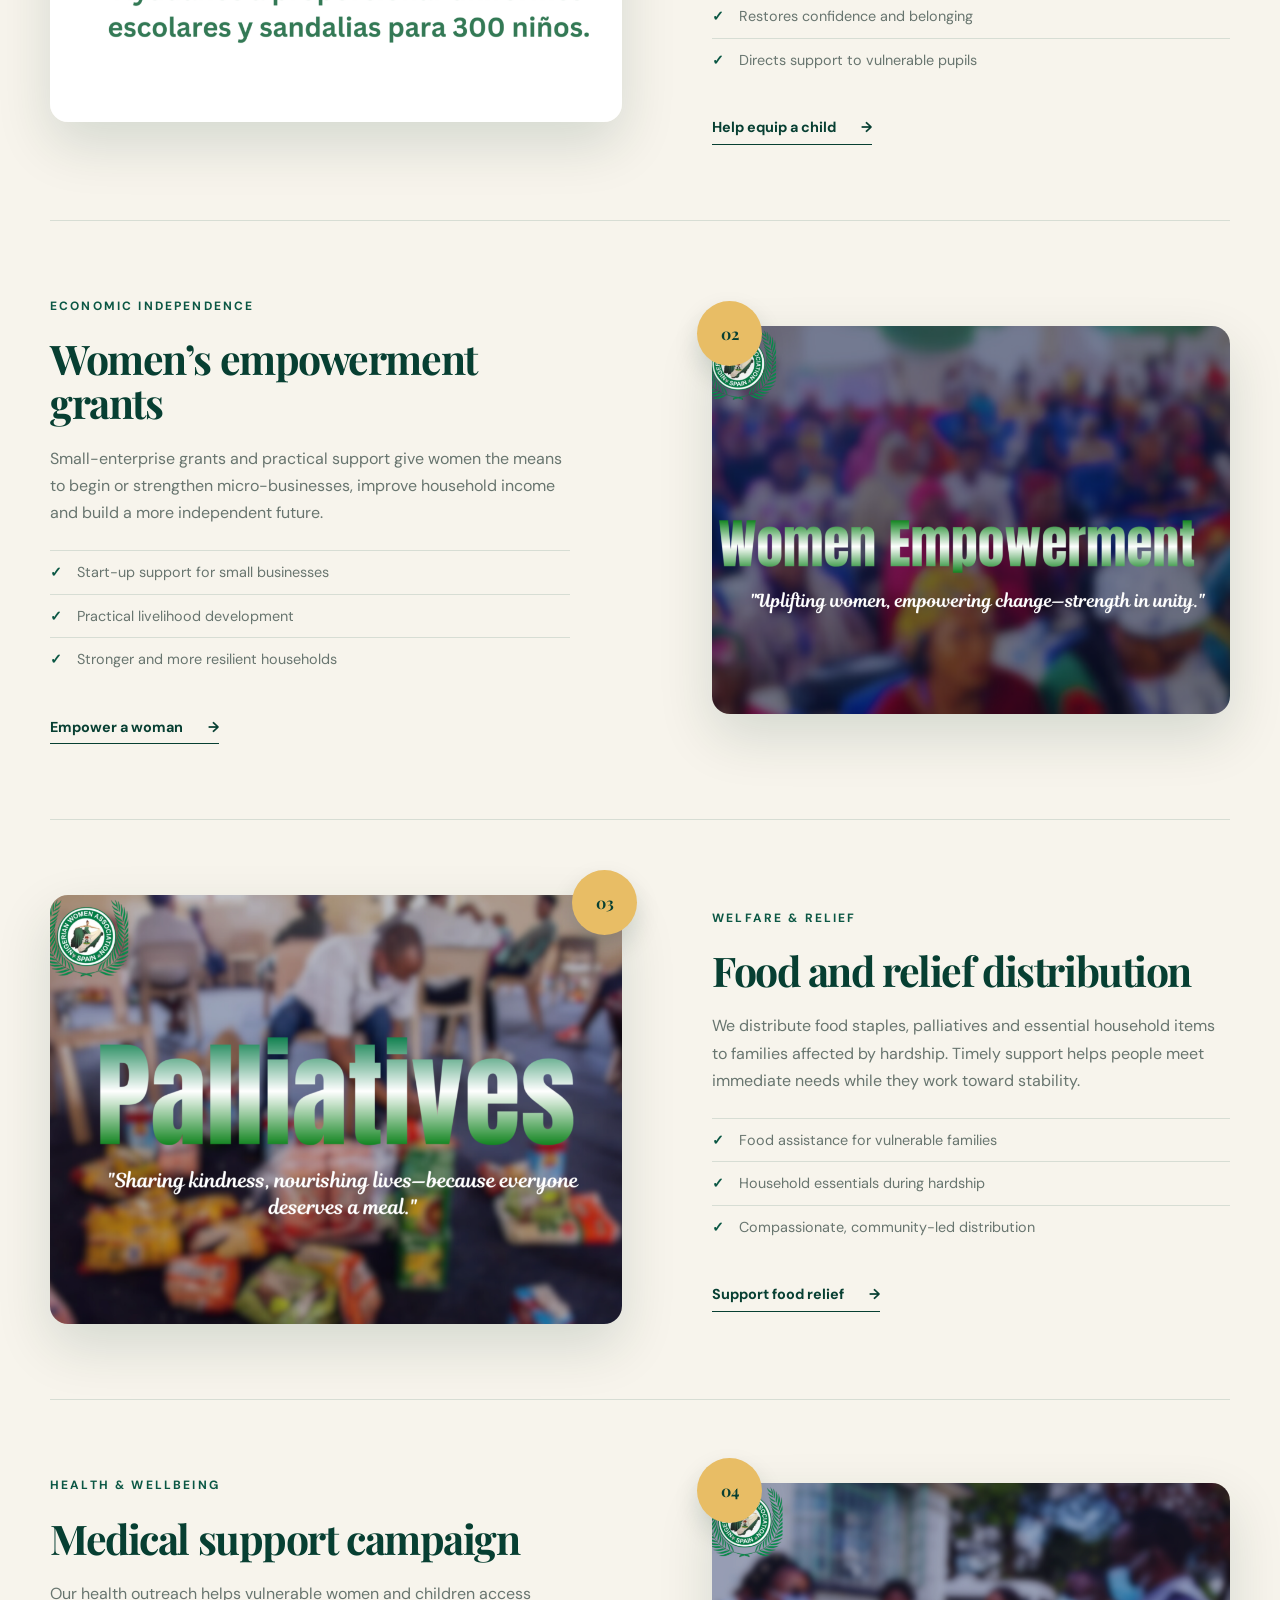
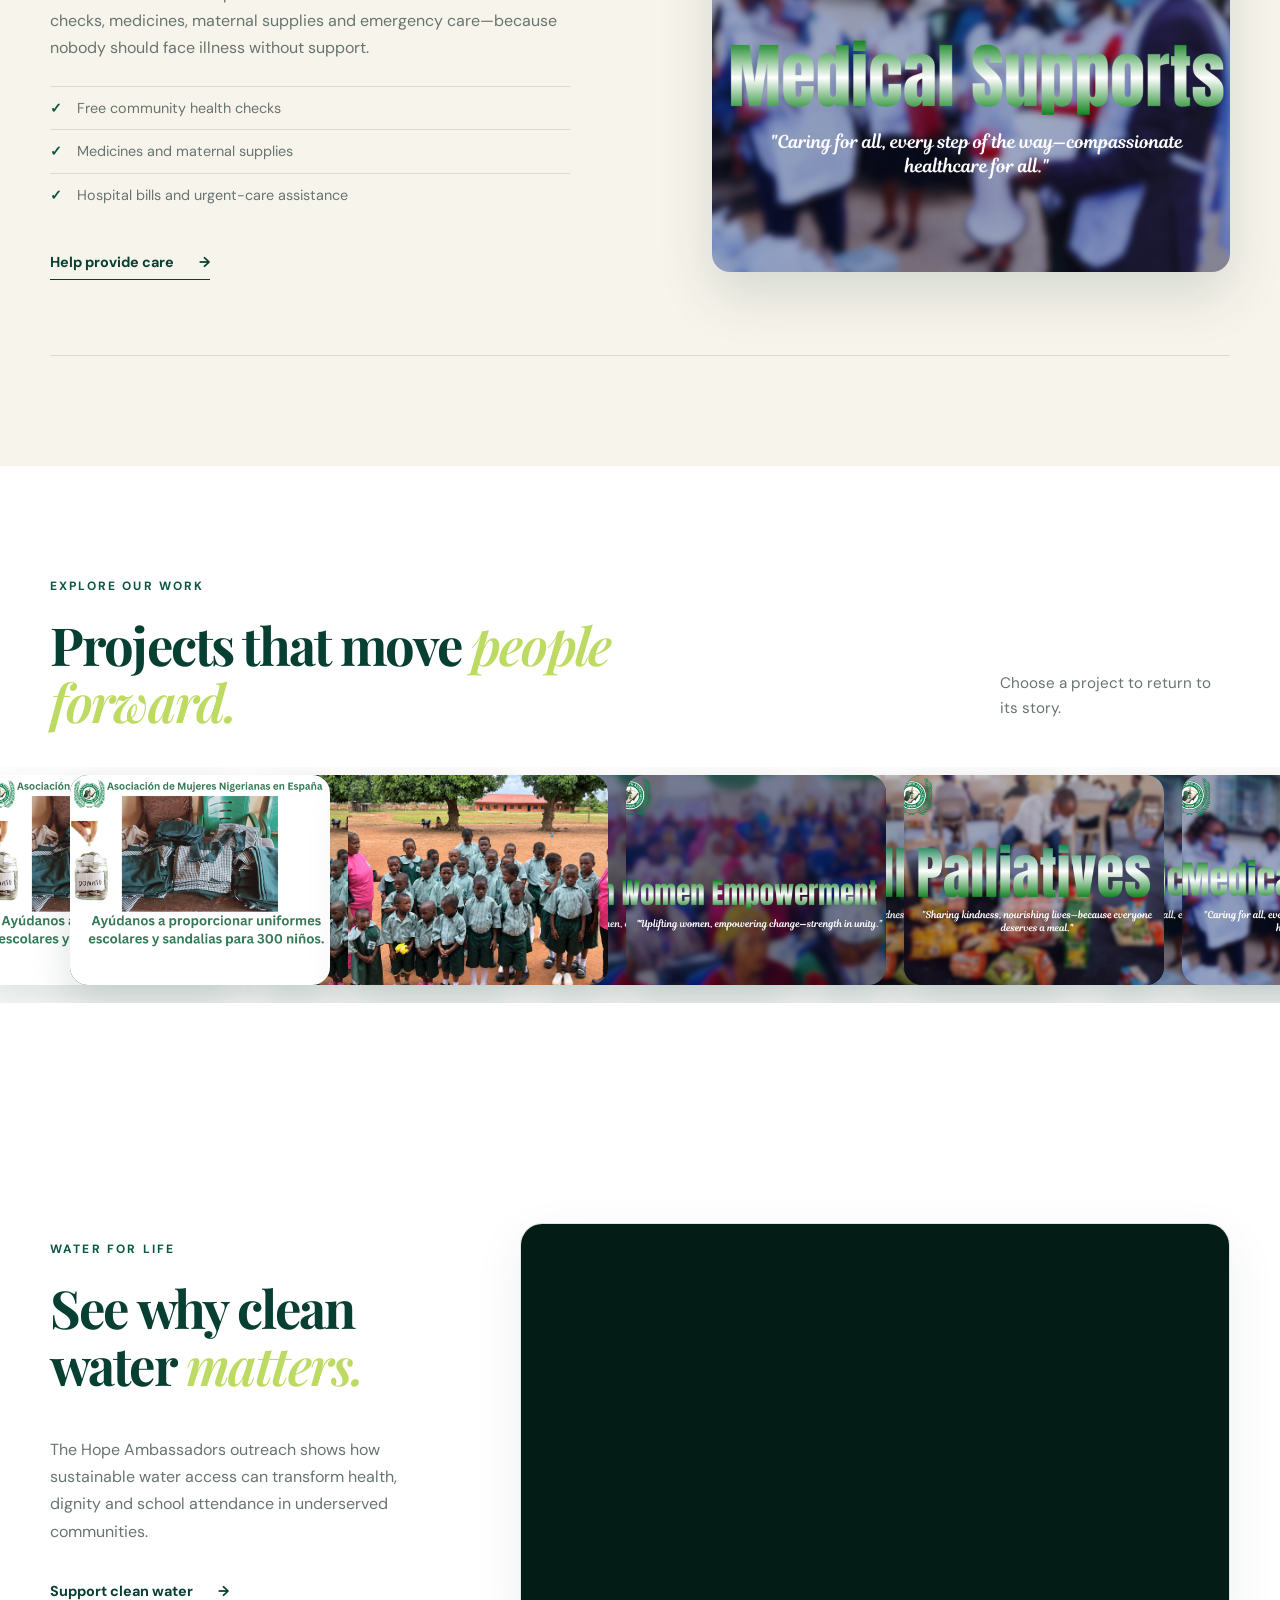
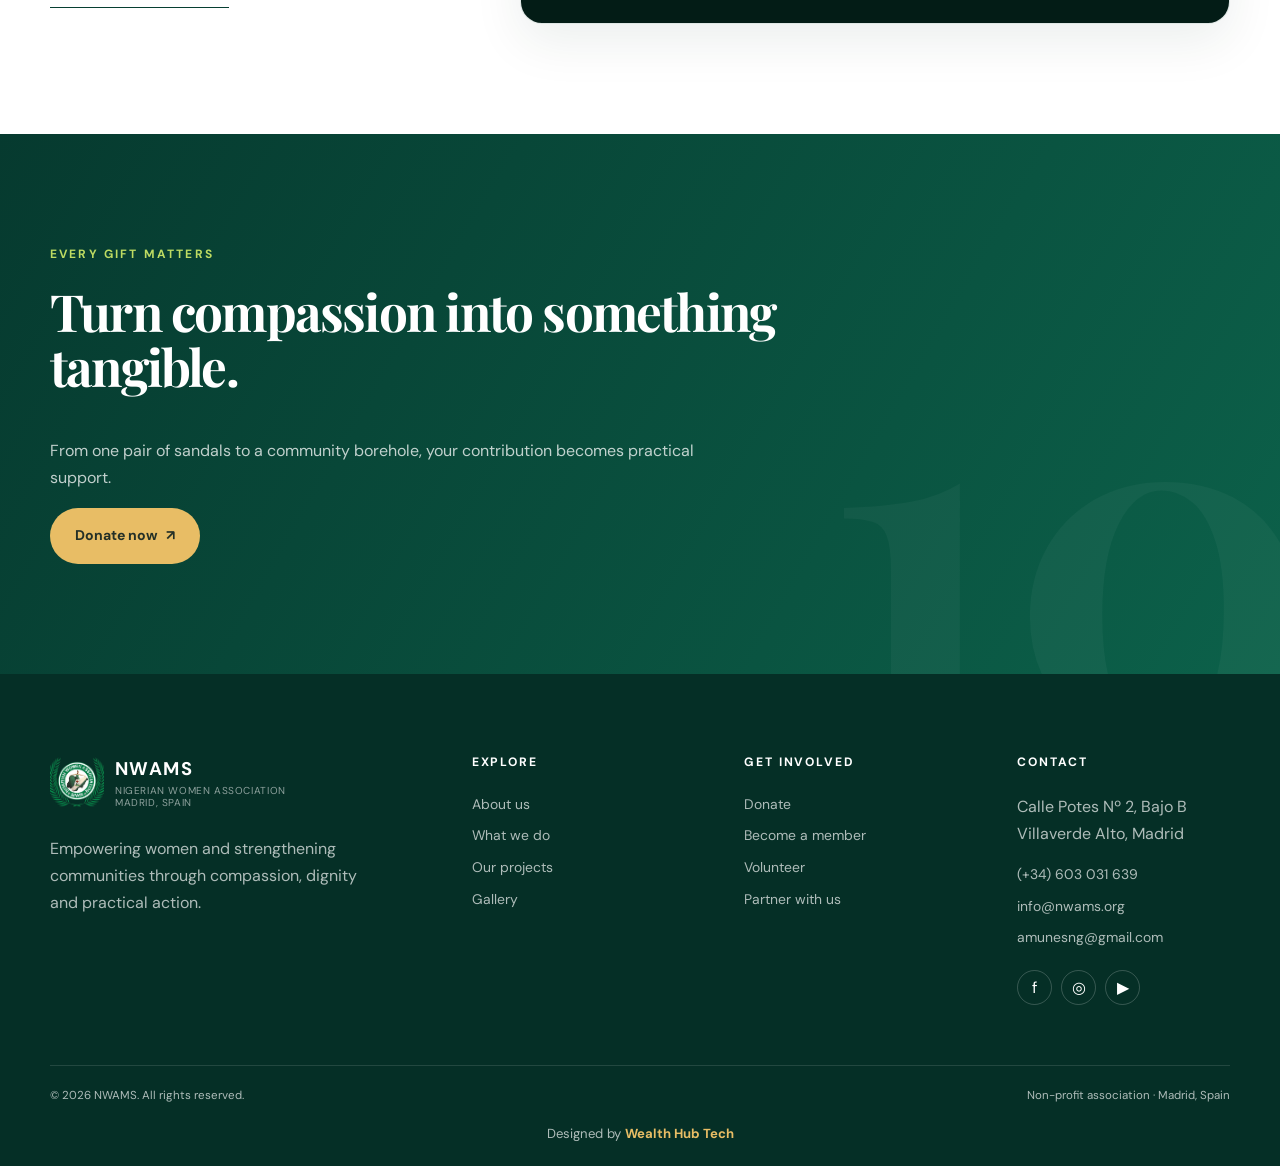
<file: projects.html>
<!doctype html>
<html lang="en">
  <head>
    <meta charset="UTF-8" />
    <meta name="viewport" content="width=device-width,initial-scale=1" />
    <meta
      name="description"
      content="Current NWAMS projects for clean water, school support, food relief, healthcare and women empowerment."
    />
    <title>Projects | NWAMS</title>
    <link rel="preconnect" href="https://fonts.googleapis.com" />
    <link rel="preconnect" href="https://fonts.gstatic.com" crossorigin />
    <link
      href="https://fonts.googleapis.com/css2?family=DM+Sans:wght@400;500;600;700&family=Playfair+Display:wght@600;700&display=swap"
      rel="stylesheet"
    />
    <link rel="stylesheet" href="styles.css" />
    <link rel="canonical" href="https://nwams.org/projects.html" />
    <meta property="og:type" content="website" />
    <meta property="og:site_name" content="NWAMS" />
    <meta property="og:title" content="Projects | NWAMS" />
    <meta
      property="og:description"
      content="Current NWAMS projects for clean water, school support, food relief, healthcare and women empowerment."
    />
    <meta property="og:url" content="https://nwams.org/projects.html" />
    <meta
      property="og:image"
      content="https://nwams.org/img/Water-is-Life-2.jpg"
    />
    <meta name="twitter:card" content="summary_large_image" />
    <meta name="twitter:title" content="Projects | NWAMS" />
    <meta
      name="twitter:description"
      content="Current NWAMS projects for clean water, school support, food relief, healthcare and women empowerment."
    />
    <meta
      name="twitter:image"
      content="https://nwams.org/img/Water-is-Life-2.jpg"
    />
    <script type="application/ld+json">
      {
        "@context": "https://schema.org",
        "@type": "NGO",
        "name": "NWAMS",
        "alternateName": "Nigerian Women Association",
        "url": "https://nwams.org/",
        "logo": "https://nwams.org/img/logo.png",
        "image": "https://nwams.org/img/logo.png",
        "description": "NWAMS (Nigerian Women Association) is a nonprofit association founded in 2018 in Madrid, Spain, supporting women and children in Spain and Nigeria through education, welfare, clean water, healthcare and economic empowerment programmes.",
        "foundingDate": "2018",
        "address": {
          "@type": "PostalAddress",
          "streetAddress": "Calle Potes Nº 2, Bajo B, Villaverde Alto",
          "addressLocality": "Madrid",
          "addressCountry": "ES"
        },
        "contactPoint": {
          "@type": "ContactPoint",
          "telephone": "+34-603-031-639",
          "email": "info@nwams.org",
          "contactType": "customer service",
          "areaServed": "ES"
        }
      }
    </script>
    <link rel="manifest" href="manifest.webmanifest" />
    <link rel="apple-touch-icon" href="img/icons/icon-192.png" />
    <meta name="theme-color" content="#073f32" />
  </head>
  <body>
    <div class="topbar">
      <div class="container">
        <span>Asociación de Mujeres Nigerianas en España</span>
        <div>
          <a href="tel:+34603031639">(+34) 603 031 639</a
          ><span class="topbar-dot">•</span
          ><a href="mailto:info@nwams.org">info@nwams.org</a
          ><span class="topbar-dot">•</span
          ><a href="mailto:amunesng@gmail.com">amunesng@gmail.com</a>
        </div>
      </div>
    </div>
    <header class="site-header">
      <div class="container nav-wrap">
        <a class="brand" href="index.html" aria-label="NWAMS home"
          ><img src="img/logo.png" alt="NWAMS" /><span
            ><strong>NWAMS</strong
            ><small>Nigerian Women Association<br />Madrid, Spain</small></span
          ></a
        ><button
          class="menu-toggle"
          type="button"
          aria-expanded="false"
          aria-label="Open navigation"
        >
          <span></span><span></span><span></span>
        </button>
        <nav class="main-nav" aria-label="Main navigation">
          <a data-nav="index.html" href="index.html">Home</a
          ><a data-nav="about.html" href="about.html">About</a
          ><a data-nav="what-we-do.html" href="what-we-do.html">What we do</a
          ><a
            data-nav="projects.html"
            href="projects.html"
            class="active"
            aria-current="page"
            >Projects</a
          ><a data-nav="gallery.html" href="gallery.html">Gallery</a
          ><a data-nav="contact-us.html" href="contact-us.html">Contact Us</a>
        </nav>
        <a class="nav-donate" data-nav="donate.html" href="donate.html"
          >Donate <span>↗</span></a
        >
      </div>
    </header>
    <main>
      <section class="page-hero">
        <div class="container reveal">
          <p class="eyebrow">Our projects</p>
          <h1>Empowering lives, one step at a <em>time.</em></h1>
          <p>
            Every project grows from compassion, transparency and a clear goal:
            measurable improvements in everyday life.
          </p>
        </div>
      </section>

      <section class="section">
        <div class="container content-grid">
          <article class="content-card reveal">
            <img src="img/Water-is-Life-2.jpg" alt="Clean water campaign" />
            <p class="eyebrow">Current campaign</p>
            <h3>Water for Life</h3>
            <p>
              Our goal is to deliver clean water systems to ten Nigerian
              communities where water collection keeps children from school.
              Donations fund borehole drilling, installation and hygiene
              education.
            </p>
            <a class="text-link" href="donate.html">Fund clean water →</a>
          </article>
          <article class="content-card reveal">
            <img
              src="img/school-uniform.png"
              alt="NWAMS school uniform and sandals campaign"
            />
            <p class="eyebrow">Education</p>
            <h3>Uniforms & sandals</h3>
            <p>
              New uniforms and quality footwear protect children, restore
              confidence and help ensure poverty is never the reason a willing
              child misses class.
            </p>
            <a class="text-link" href="donate.html">Support a pupil →</a>
          </article>
          <article class="content-card reveal" id="project-sewn-uniforms">
            <img
              src="img/school-uniforms-for-pulpils.png"
              alt="Pupils receiving newly sewn school uniforms"
              loading="lazy"
            />
            <p class="eyebrow">Education & dignity</p>
            <h3>Sewn uniforms for pupils</h3>
            <p>
              Newly sewn uniforms help pupils attend school with confidence and
              a renewed sense of belonging.
            </p>
          </article>
          <article class="content-card reveal">
            <h3>Women empowerment grants</h3>
            <p>
              Seed funding helps women launch or grow micro-enterprises and
              create more secure livelihoods.
            </p>
          </article>
          <article class="content-card reveal">
            <h3>Food and medical relief</h3>
            <p>
              Targeted supplies, health checks, maternal support and emergency
              assistance reach families when they need help most.
            </p>
          </article>
        </div>
      </section>

      <section class="section ongoing-projects">
        <div class="container">
          <div class="projects-intro">
            <div class="reveal">
              <p class="eyebrow">Some of our ongoing projects</p>
              <h2>Care designed around <em>real needs.</em></h2>
              <p>
                Our initiatives meet people where they are—from the classroom
                and family table to the clinic and marketplace. Each one is
                shaped by what communities tell us they need most.
              </p>
            </div>
            <div class="pupil-mosaic reveal">
              <figure>
                <img
                  src="img/pupils.jpeg"
                  alt="Pupils supported by NWAMS"
                  loading="lazy"
                />
              </figure>
              <figure>
                <img
                  src="img/pupils-1.jpeg"
                  alt="School children in NWAMS educational support programme"
                  loading="lazy"
                />
              </figure>
              <span>Education with dignity</span>
            </div>
          </div>

          <div class="project-showcase">
            <article class="project-row reveal" id="project-uniforms">
              <div class="project-art">
                <img
                  src="img/school-uniform.png"
                  alt="School uniforms and sandals campaign for 300 children"
                  loading="lazy"
                /><span class="project-index">01</span>
              </div>
              <div class="project-detail">
                <p class="eyebrow">Education & dignity</p>
                <h3>Uniforms and sandals for school children</h3>
                <p>
                  Many children in rural communities attend school barefoot or
                  in torn, oversized clothing. We provide properly sewn uniforms
                  and durable sandals, working with schools to identify the
                  children who need support most.
                </p>
                <ul>
                  <li>Encourages regular school attendance</li>
                  <li>Restores confidence and belonging</li>
                  <li>Directs support to vulnerable pupils</li>
                </ul>
                <a class="text-link" href="donate.html"
                  >Help equip a child <span>→</span></a
                >
              </div>
            </article>

            <article class="project-row reverse reveal" id="project-women">
              <div class="project-art">
                <img
                  src="img/women-empowerment.png"
                  alt="NWAMS women empowerment initiative"
                  loading="lazy"
                /><span class="project-index">02</span>
              </div>
              <div class="project-detail">
                <p class="eyebrow">Economic independence</p>
                <h3>Women’s empowerment grants</h3>
                <p>
                  Small-enterprise grants and practical support give women the
                  means to begin or strengthen micro-businesses, improve
                  household income and build a more independent future.
                </p>
                <ul>
                  <li>Start-up support for small businesses</li>
                  <li>Practical livelihood development</li>
                  <li>Stronger and more resilient households</li>
                </ul>
                <a class="text-link" href="donate.html"
                  >Empower a woman <span>→</span></a
                >
              </div>
            </article>

            <article class="project-row reveal" id="project-food">
              <div class="project-art">
                <img
                  src="img/food-distribution.png"
                  alt="NWAMS food and relief distribution initiative"
                  loading="lazy"
                /><span class="project-index">03</span>
              </div>
              <div class="project-detail">
                <p class="eyebrow">Welfare & relief</p>
                <h3>Food and relief distribution</h3>
                <p>
                  We distribute food staples, palliatives and essential
                  household items to families affected by hardship. Timely
                  support helps people meet immediate needs while they work
                  toward stability.
                </p>
                <ul>
                  <li>Food assistance for vulnerable families</li>
                  <li>Household essentials during hardship</li>
                  <li>Compassionate, community-led distribution</li>
                </ul>
                <a class="text-link" href="donate.html"
                  >Support food relief <span>→</span></a
                >
              </div>
            </article>

            <article class="project-row reverse reveal" id="project-medical">
              <div class="project-art">
                <img
                  src="img/medical-support.png"
                  alt="NWAMS medical support campaign"
                  loading="lazy"
                /><span class="project-index">04</span>
              </div>
              <div class="project-detail">
                <p class="eyebrow">Health & wellbeing</p>
                <h3>Medical support campaign</h3>
                <p>
                  Our health outreach helps vulnerable women and children access
                  checks, medicines, maternal supplies and emergency
                  care—because nobody should face illness without support.
                </p>
                <ul>
                  <li>Free community health checks</li>
                  <li>Medicines and maternal supplies</li>
                  <li>Hospital bills and urgent-care assistance</li>
                </ul>
                <a class="text-link" href="donate.html"
                  >Help provide care <span>→</span></a
                >
              </div>
            </article>
          </div>
        </div>
      </section>

      <section
        class="section project-carousel-section"
        aria-labelledby="project-carousel-title"
      >
        <div class="container">
          <div class="project-carousel-heading">
            <div>
              <p class="eyebrow">Explore our work</p>
              <h2 id="project-carousel-title">
                Projects that move <em>people forward.</em>
              </h2>
            </div>
            <p>Choose a project to return to its story.</p>
          </div>
          <div class="project-carousel" aria-label="Project highlights">
            <div class="project-carousel-track">
              <div class="project-carousel-group">
                <a class="project-carousel-card" href="#project-uniforms">
                  <img
                    src="img/school-uniform.png"
                    alt="School uniforms and sandals campaign"
                    loading="lazy"
                  />
                </a>
                <a class="project-carousel-card" href="#project-sewn-uniforms">
                  <img
                    src="img/school-uniforms-for-pulpils.png"
                    alt="Pupils receiving newly sewn school uniforms"
                    loading="lazy"
                  />
                </a>
                <a class="project-carousel-card" href="#project-women">
                  <img
                    src="img/women-empowerment.png"
                    alt="Women empowerment initiative"
                    loading="lazy"
                  />
                </a>
                <a class="project-carousel-card" href="#project-food">
                  <img
                    src="img/food-distribution.png"
                    alt="Food and relief distribution"
                    loading="lazy"
                  />
                </a>
                <a class="project-carousel-card" href="#project-medical">
                  <img
                    src="img/medical-support.png"
                    alt="Medical support campaign"
                    loading="lazy"
                  />
                </a>
              </div>
              <div class="project-carousel-group" aria-hidden="true">
                <a
                  class="project-carousel-card"
                  href="#project-uniforms"
                  tabindex="-1"
                >
                  <img src="img/school-uniform.png" alt="" loading="lazy" />
                </a>
                <a
                  class="project-carousel-card"
                  href="#project-sewn-uniforms"
                  tabindex="-1"
                >
                  <img
                    src="img/school-uniforms-for-pulpils.png"
                    alt=""
                    loading="lazy"
                  />
                </a>
                <a
                  class="project-carousel-card"
                  href="#project-women"
                  tabindex="-1"
                >
                  <img src="img/women-empowerment.png" alt="" loading="lazy" />
                </a>
                <a
                  class="project-carousel-card"
                  href="#project-food"
                  tabindex="-1"
                >
                  <img src="img/food-distribution.png" alt="" loading="lazy" />
                </a>
                <a
                  class="project-carousel-card"
                  href="#project-medical"
                  tabindex="-1"
                >
                  <img src="img/medical-support.png" alt="" loading="lazy" />
                </a>
              </div>
            </div>
          </div>
        </div>
      </section>

      <section class="section video-section water-video">
        <div class="container">
          <div class="video-feature">
            <div class="reveal">
              <p class="eyebrow">Water for Life</p>
              <h2>See why clean water <em>matters.</em></h2>
              <p>
                The Hope Ambassadors outreach shows how sustainable water access
                can transform health, dignity and school attendance in
                underserved communities.
              </p>
              <a class="text-link" href="donate.html"
                >Support clean water <span>→</span></a
              >
            </div>
            <div class="video-card reveal">
              <div class="video-frame">
                <iframe
                  src="https://www.youtube.com/embed/fLZ6PDAlYEA"
                  title="Water Crisis Solution: Hope Ambassadors Apapa-Odan Outreach"
                  loading="lazy"
                  allow="
                    accelerometer;
                    autoplay;
                    clipboard-write;
                    encrypted-media;
                    gyroscope;
                    picture-in-picture;
                    web-share;
                  "
                  referrerpolicy="strict-origin-when-cross-origin"
                  allowfullscreen
                ></iframe>
              </div>
            </div>
          </div>
        </div>
      </section>
      <section class="section project-spotlight">
        <div class="container spotlight-inner reveal">
          <div>
            <p class="eyebrow light">Every gift matters</p>
            <h2>Turn compassion into something tangible.</h2>
            <p>
              From one pair of sandals to a community borehole, your
              contribution becomes practical support.
            </p>
            <a class="btn btn-gold" href="donate.html"
              >Donate now <span>↗</span></a
            >
          </div>
        </div>
      </section>
    </main>
    <footer class="site-footer">
      <div class="container footer-main">
        <div class="footer-about">
          <a class="brand footer-brand" href="index.html"
            ><img src="img/logo.png" alt="NWAMS" /><span
              ><strong>NWAMS</strong
              ><small
                >Nigerian Women Association<br />Madrid, Spain</small
              ></span
            ></a
          >
          <p>
            Empowering women and strengthening communities through compassion,
            dignity and practical action.
          </p>
        </div>
        <div>
          <h3>Explore</h3>
          <a href="about.html">About us</a
          ><a href="what-we-do.html">What we do</a
          ><a href="projects.html">Our projects</a
          ><a href="gallery.html">Gallery</a>
        </div>
        <div>
          <h3>Get involved</h3>
          <a href="donate.html">Donate</a
          ><a href="contact-us.html">Become a member</a
          ><a href="contact-us.html">Volunteer</a
          ><a href="contact-us.html">Partner with us</a>
        </div>
        <div>
          <h3>Contact</h3>
          <p>Calle Potes Nº 2, Bajo B<br />Villaverde Alto, Madrid</p>
          <a href="tel:+34603031639">(+34) 603 031 639</a
          ><a href="mailto:info@nwams.org">info@nwams.org</a
          ><a href="mailto:amunesng@gmail.com">amunesng@gmail.com</a>
          <div class="socials">
            <a href="https://www.facebook.com/" aria-label="Facebook">f</a
            ><a href="https://www.instagram.com/" aria-label="Instagram">◎</a
            ><a href="https://www.youtube.com/" aria-label="YouTube">▶</a>
          </div>
        </div>
      </div>
      <div class="container footer-bottom">
        <span>© <span data-year></span> NWAMS. All rights reserved.</span
        ><span>Non-profit association · Madrid, Spain</span>
      </div>
      <p class="footer-design-credit">
        Designed by <span>Wealth Hub Tech</span>
      </p>
    </footer>
    <script src="script.js"></script>
  </body>
</html>
</file>
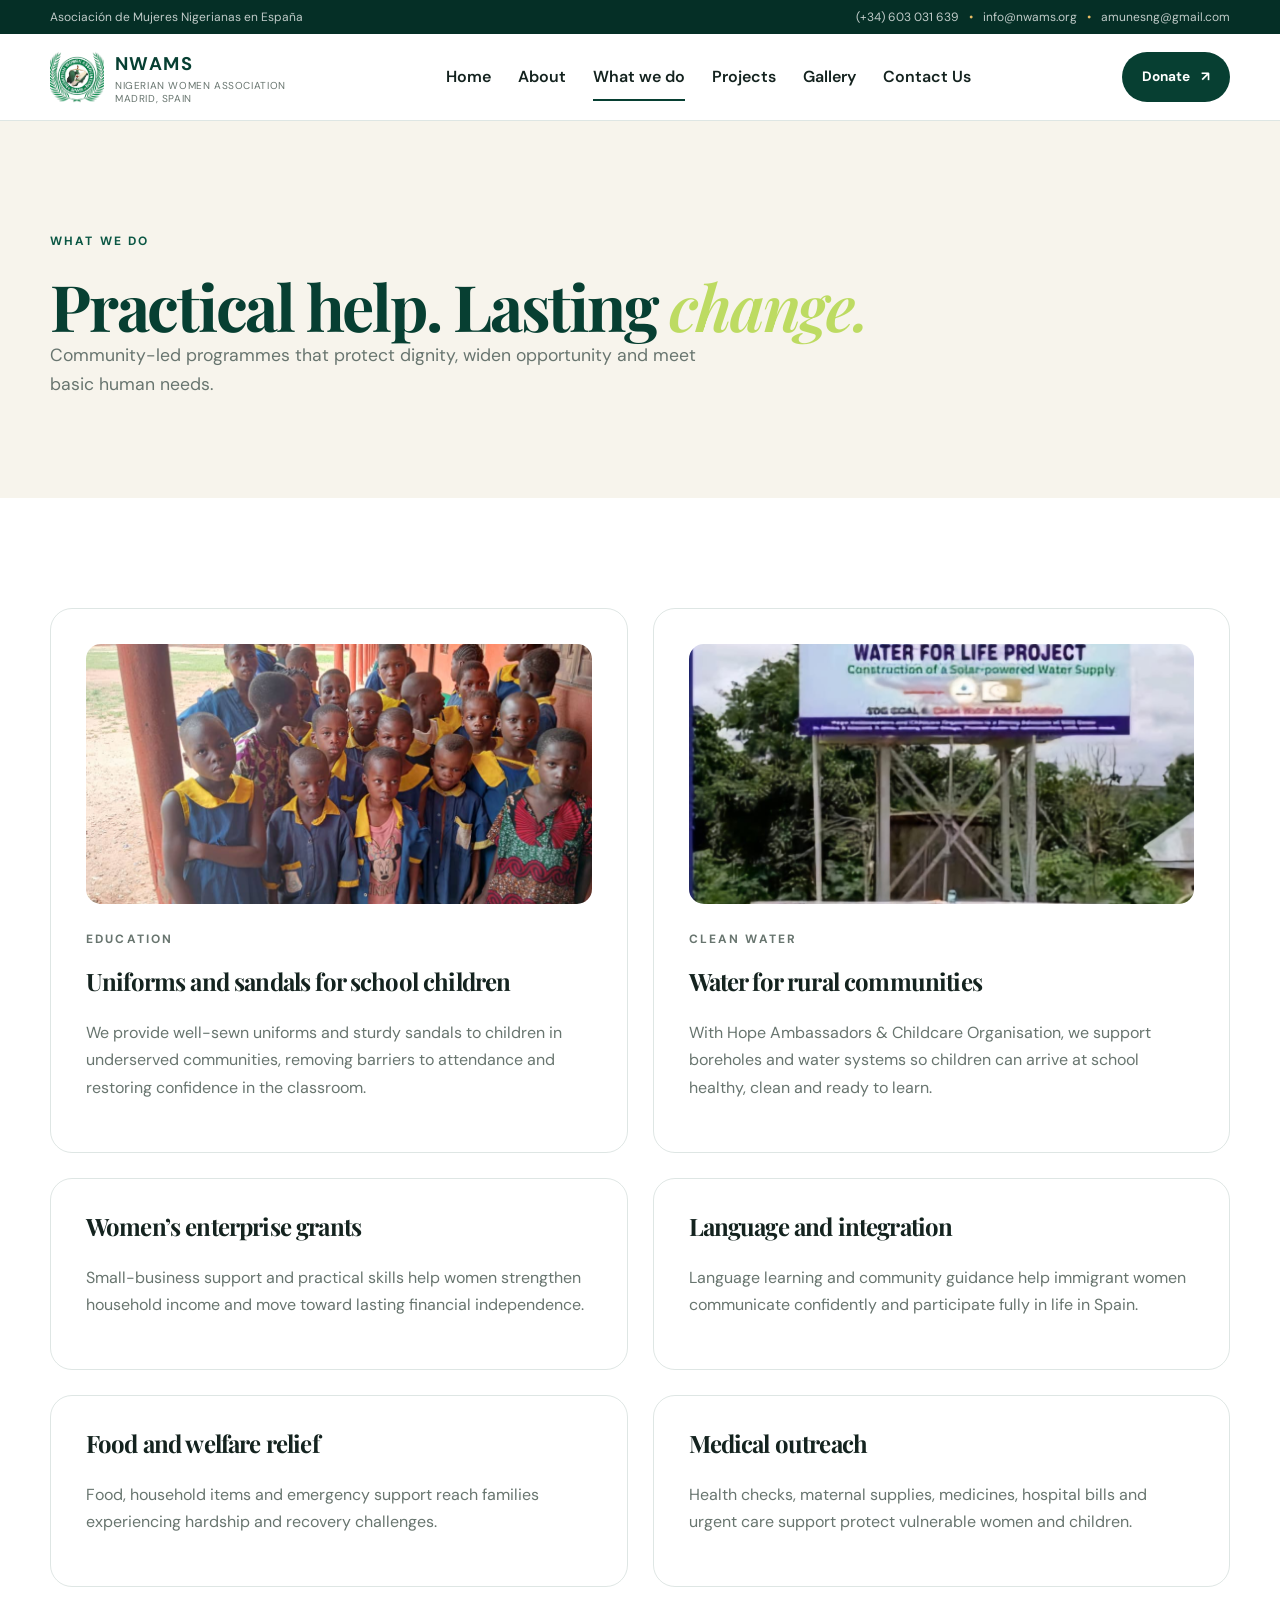
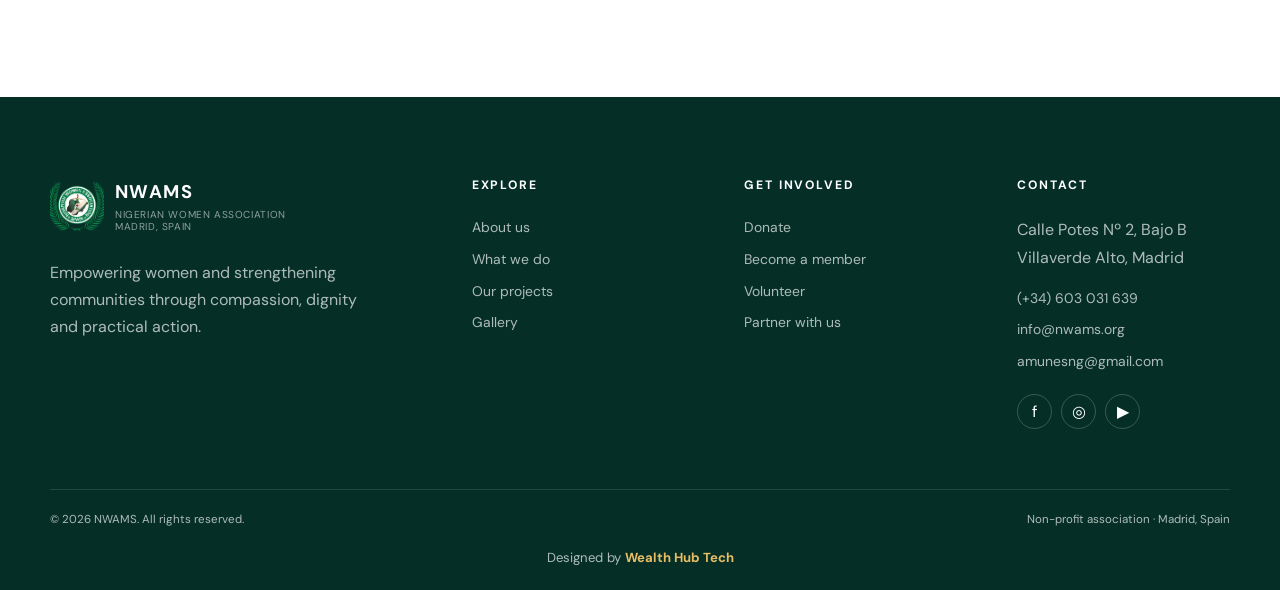
<file: what-we-do.html>
<!doctype html>
<html lang="en">
  <head>
    <meta charset="UTF-8" />
    <meta name="viewport" content="width=device-width,initial-scale=1" />
    <meta
      name="description"
      content="Explore NWAMS programmes for education, clean water, health, welfare and women empowerment."
    />
    <title>What We Do | NWAMS</title>
    <link rel="preconnect" href="https://fonts.googleapis.com" />
    <link rel="preconnect" href="https://fonts.gstatic.com" crossorigin />
    <link
      href="https://fonts.googleapis.com/css2?family=DM+Sans:wght@400;500;600;700&family=Playfair+Display:wght@600;700&display=swap"
      rel="stylesheet"
    />
    <link rel="stylesheet" href="styles.css" />
      <link rel="canonical" href="https://nwams.org/what-we-do.html" />
    <meta property="og:type" content="website" />
    <meta property="og:site_name" content="NWAMS" />
    <meta property="og:title" content="What We Do | NWAMS" />
    <meta property="og:description" content="Explore NWAMS programmes for education, clean water, health, welfare and women empowerment." />
    <meta property="og:url" content="https://nwams.org/what-we-do.html" />
    <meta property="og:image" content="https://nwams.org/img/pupils.jpeg" />
    <meta name="twitter:card" content="summary_large_image" />
    <meta name="twitter:title" content="What We Do | NWAMS" />
    <meta name="twitter:description" content="Explore NWAMS programmes for education, clean water, health, welfare and women empowerment." />
    <meta name="twitter:image" content="https://nwams.org/img/pupils.jpeg" />
    <script type="application/ld+json">{"@context": "https://schema.org", "@type": "NGO", "name": "NWAMS", "alternateName": "Nigerian Women Association", "url": "https://nwams.org/", "logo": "https://nwams.org/img/logo.png", "image": "https://nwams.org/img/logo.png", "description": "NWAMS (Nigerian Women Association) is a nonprofit association founded in 2018 in Madrid, Spain, supporting women and children in Spain and Nigeria through education, welfare, clean water, healthcare and economic empowerment programmes.", "foundingDate": "2018", "address": {"@type": "PostalAddress", "streetAddress": "Calle Potes Nº 2, Bajo B, Villaverde Alto", "addressLocality": "Madrid", "addressCountry": "ES"}, "contactPoint": {"@type": "ContactPoint", "telephone": "+34-603-031-639", "email": "info@nwams.org", "contactType": "customer service", "areaServed": "ES"}}</script>
      <link rel="manifest" href="manifest.webmanifest" />
    <link rel="apple-touch-icon" href="img/icons/icon-192.png" />
    <meta name="theme-color" content="#073f32" />
  </head>
  <body>
    <div class="topbar"><div class="container"><span>Asociación de Mujeres Nigerianas en España</span><div><a href="tel:+34603031639">(+34) 603 031 639</a><span class="topbar-dot">•</span><a href="mailto:info@nwams.org">info@nwams.org</a><span class="topbar-dot">•</span><a href="mailto:amunesng@gmail.com">amunesng@gmail.com</a></div></div></div>
<header class="site-header"><div class="container nav-wrap"><a class="brand" href="index.html" aria-label="NWAMS home"><img src="img/logo.png" alt="NWAMS"><span><strong>NWAMS</strong><small>Nigerian Women Association<br>Madrid, Spain</small></span></a><button class="menu-toggle" type="button" aria-expanded="false" aria-label="Open navigation"><span></span><span></span><span></span></button><nav class="main-nav" aria-label="Main navigation"><a data-nav="index.html" href="index.html">Home</a><a data-nav="about.html" href="about.html">About</a><a data-nav="what-we-do.html" href="what-we-do.html" class="active" aria-current="page">What we do</a><a data-nav="projects.html" href="projects.html">Projects</a><a data-nav="gallery.html" href="gallery.html">Gallery</a><a data-nav="contact-us.html" href="contact-us.html">Contact Us</a></nav><a class="nav-donate" data-nav="donate.html" href="donate.html">Donate <span>↗</span></a></div></header>
    <main>
      <section class="page-hero">
        <div class="container reveal">
          <p class="eyebrow">What we do</p>
          <h1>Practical help. Lasting <em>change.</em></h1>
          <p>
            Community-led programmes that protect dignity, widen opportunity and
            meet basic human needs.
          </p>
        </div>
      </section>
      <section class="section">
        <div class="container content-grid">
          <article id="education" class="content-card reveal">
            <img src="img/pupils.jpeg" alt="Pupils supported by NWAMS" />
            <p class="eyebrow">Education</p>
            <h3>Uniforms and sandals for school children</h3>
            <p>
              We provide well-sewn uniforms and sturdy sandals to children in
              underserved communities, removing barriers to attendance and
              restoring confidence in the classroom.
            </p>
          </article>
          <article id="water" class="content-card reveal">
            <img
              src="img/Water-is-Life.jpg"
              alt="NWAMS clean water initiative"
            />
            <p class="eyebrow">Clean water</p>
            <h3>Water for rural communities</h3>
            <p>
              With Hope Ambassadors & Childcare Organisation, we support
              boreholes and water systems so children can arrive at school
              healthy, clean and ready to learn.
            </p>
          </article>
          <article id="empowerment" class="content-card reveal">
            <h3>Women’s enterprise grants</h3>
            <p>
              Small-business support and practical skills help women strengthen
              household income and move toward lasting financial independence.
            </p>
          </article>
          <article class="content-card reveal">
            <h3>Language and integration</h3>
            <p>
              Language learning and community guidance help immigrant women
              communicate confidently and participate fully in life in Spain.
            </p>
          </article>
          <article class="content-card reveal">
            <h3>Food and welfare relief</h3>
            <p>
              Food, household items and emergency support reach families
              experiencing hardship and recovery challenges.
            </p>
          </article>
          <article class="content-card reveal">
            <h3>Medical outreach</h3>
            <p>
              Health checks, maternal supplies, medicines, hospital bills and
              urgent care support protect vulnerable women and children.
            </p>
          </article>
        </div>
      </section>
    </main>
    <footer class="site-footer"><div class="container footer-main"><div class="footer-about"><a class="brand footer-brand" href="index.html"><img src="img/logo.png" alt="NWAMS"><span><strong>NWAMS</strong><small>Nigerian Women Association<br>Madrid, Spain</small></span></a><p>Empowering women and strengthening communities through compassion, dignity and practical action.</p></div><div><h3>Explore</h3><a href="about.html">About us</a><a href="what-we-do.html">What we do</a><a href="projects.html">Our projects</a><a href="gallery.html">Gallery</a></div><div><h3>Get involved</h3><a href="donate.html">Donate</a><a href="contact-us.html">Become a member</a><a href="contact-us.html">Volunteer</a><a href="contact-us.html">Partner with us</a></div><div><h3>Contact</h3><p>Calle Potes Nº 2, Bajo B<br>Villaverde Alto, Madrid</p><a href="tel:+34603031639">(+34) 603 031 639</a><a href="mailto:info@nwams.org">info@nwams.org</a><a href="mailto:amunesng@gmail.com">amunesng@gmail.com</a><div class="socials"><a href="https://www.facebook.com/" aria-label="Facebook">f</a><a href="https://www.instagram.com/" aria-label="Instagram">◎</a><a href="https://www.youtube.com/" aria-label="YouTube">▶</a></div></div></div><div class="container footer-bottom"><span>© <span data-year></span> NWAMS. All rights reserved.</span><span>Non-profit association · Madrid, Spain</span></div><p class="footer-design-credit">Designed by <span>Wealth Hub Tech</span></p></footer>
    <script src="script.js"></script>
  </body>
</html>
</file>
<file: styles.css>
:root {
  --green: #073f32;
  --green-2: #0b5744;
  --lime: #bddb62;
  --gold: #e8bd65;
  --cream: #f7f4ec;
  --ink: #14231f;
  --muted: #68756f;
  --white: #fff;
  --line: rgba(7, 63, 50, 0.13);
  --radius: 22px;
  --shadow: 0 24px 70px rgba(6, 48, 38, 0.14);
  --container: min(1180px, calc(100% - 40px));
}
* {
  box-sizing: border-box;
}
html {
  scroll-behavior: smooth;
}
body {
  margin: 0;
  color: var(--ink);
  font:
    16px/1.7 "DM Sans",
    sans-serif;
  background: #fff;
}
body.menu-open {
  overflow: hidden;
}
img {
  display: block;
  max-width: 100%;
}
a {
  color: inherit;
  text-decoration: none;
}
h1,
h2,
h3,
p {
  margin-top: 0;
}
h1,
h2,
h3 {
  font-family: "Playfair Display", serif;
  line-height: 1.08;
  letter-spacing: -0.035em;
}
h1 {
  font-size: clamp(3rem, 6vw, 6.4rem);
}
h2 {
  font-size: clamp(2.35rem, 4.1vw, 4.5rem);
}
h3 {
  font-size: 1.5rem;
}
em {
  font-weight: 600;
  color: var(--lime);
}
.container {
  width: var(--container);
  margin-inline: auto;
}
.section {
  padding: 110px 0;
}
.eyebrow {
  margin: 0 0 20px;
  color: var(--green-2);
  font-size: 0.75rem;
  font-weight: 700;
  letter-spacing: 0.18em;
  text-transform: uppercase;
}
.eyebrow.light {
  color: var(--lime);
}
.topbar {
  background: #052f26;
  color: rgba(255, 255, 255, 0.75);
  font-size: 0.75rem;
}
.topbar .container {
  min-height: 34px;
  display: flex;
  align-items: center;
  justify-content: space-between;
  gap: 15px;
}
.topbar a:hover {
  color: #fff;
}
.topbar-dot {
  padding: 0 10px;
  color: var(--gold);
}
.site-header {
  position: sticky;
  top: 0;
  z-index: 100;
  background: rgba(255, 255, 255, 0.95);
  backdrop-filter: blur(18px);
  border-bottom: 1px solid var(--line);
}
.nav-wrap {
  height: 86px;
  display: flex;
  align-items: center;
  gap: 28px;
}
.brand {
  display: flex;
  align-items: center;
  gap: 11px;
  min-width: 245px;
}
.brand img {
  width: 54px;
  height: 54px;
  object-fit: contain;
}
.brand strong {
  display: block;
  color: var(--green);
  font-size: 1.15rem;
  letter-spacing: 0.08em;
}
.brand small {
  display: block;
  color: var(--muted);
  font-size: 0.63rem;
  line-height: 1.25;
  text-transform: uppercase;
  letter-spacing: 0.06em;
}
.main-nav {
  display: flex;
  align-items: center;
  justify-content: center;
  gap: 27px;
  flex: 1;
}
.main-nav a {
  position: relative;
  font-size: 0.87rem;
  font-weight: 600;
}
.main-nav a:after {
  content: "";
  position: absolute;
  left: 0;
  right: 100%;
  bottom: -10px;
  height: 2px;
  background: var(--green);
  transition: 0.25s;
}
.main-nav a:hover:after,
.main-nav a.active:after {
  right: 0;
}
.nav-donate {
  background: var(--green);
  color: #fff;
  padding: 13px 20px;
  border-radius: 50px;
  font-size: 0.85rem;
  font-weight: 700;
}
.nav-donate span,
.btn span {
  margin-left: 8px;
}
.menu-toggle {
  display: none;
  border: 0;
  background: none;
  padding: 8px;
}
.menu-toggle span {
  display: block;
  width: 25px;
  height: 2px;
  margin: 5px;
  background: var(--green);
}
.hero {
  position: relative;
  min-height: calc(100vh - 120px);
  display: grid;
  align-items: center;
  overflow: hidden;
  background: var(--green);
}
.hero-media {
  position: absolute;
  inset: 0;
  width: 100%;
  height: 100%;
  object-fit: cover;
  object-position: center 34%;
}
.hero-overlay {
  position: absolute;
  inset: 0;
  background:
    linear-gradient(
      90deg,
      rgba(3, 31, 24, 0.92) 0%,
      rgba(4, 39, 30, 0.66) 50%,
      rgba(4, 34, 27, 0.18) 100%
    ),
    linear-gradient(0deg, rgba(0, 0, 0, 0.2), transparent 45%);
}
.hero-content {
  position: relative;
  z-index: 2;
  color: #fff;
  padding: 100px 0 150px;
}
.hero-heading {
  max-width: 980px;
  margin-bottom: 28px;
  margin-top: 0;
  color: #fff;
  font-family: "Playfair Display", serif;
  line-height: 1.08;
  letter-spacing: -0.035em;
  font-size: clamp(3rem, 6vw, 6.4rem);
}
.hero-copy {
  max-width: 650px;
  font-size: 1.15rem;
  color: rgba(255, 255, 255, 0.83);
  line-height: 1.8;
}
.button-row {
  display: flex;
  flex-wrap: wrap;
  gap: 14px;
  margin-top: 35px;
}
.btn {
  display: inline-flex;
  align-items: center;
  justify-content: center;
  padding: 16px 25px;
  border-radius: 50px;
  font-size: 0.88rem;
  font-weight: 700;
  transition: 0.25s;
}
.btn:hover {
  transform: translateY(-2px);
}
.btn-gold {
  background: var(--gold);
  color: #243027;
}
.btn-glass {
  border: 1px solid rgba(255, 255, 255, 0.42);
  color: #fff;
  background: rgba(255, 255, 255, 0.08);
  backdrop-filter: blur(10px);
}
.btn-outline-light {
  border: 1px solid rgba(255, 255, 255, 0.5);
  color: #fff;
}
.hero-note {
  position: absolute;
  z-index: 3;
  bottom: 24px;
  right: 4%;
  display: flex;
  gap: 35px;
  color: #fff;
  font-size: 0.72rem;
  letter-spacing: 0.12em;
  text-transform: uppercase;
}
.impact-strip {
  background: var(--cream);
  border-bottom: 1px solid var(--line);
}
.impact-grid {
  display: grid;
  grid-template-columns: repeat(4, 1fr);
}
.impact-grid > div {
  display: flex;
  align-items: center;
  gap: 17px;
  padding: 30px;
  border-right: 1px solid var(--line);
}
.impact-grid > div:first-child {
  border-left: 1px solid var(--line);
}
.impact-grid strong {
  font-family: "Playfair Display", serif;
  font-size: 2.4rem;
  color: var(--green);
}
.impact-grid strong:after {
  content: "+";
  color: var(--gold);
}
.impact-grid span {
  font-size: 0.73rem;
  line-height: 1.45;
  color: var(--muted);
}
.intro {
  background: #fff;
}
.intro-grid {
  display: grid;
  grid-template-columns: 1fr 1fr;
  gap: 10vw;
}
.section-heading h2 {
  margin: 0;
}
.intro-copy .lead {
  font-size: 1.35rem;
  color: var(--ink);
  line-height: 1.6;
}
.intro-copy p {
  color: var(--muted);
}
.text-link {
  display: inline-flex;
  gap: 25px;
  margin-top: 18px;
  padding-bottom: 4px;
  border-bottom: 1px solid var(--green);
  color: var(--green);
  font-weight: 700;
  font-size: 0.9rem;
}
.programmes {
  background: var(--cream);
}
.heading-row {
  display: flex;
  justify-content: space-between;
  align-items: end;
  gap: 50px;
  margin-bottom: 50px;
}
.heading-row h2 {
  margin: 0;
}
.heading-row > p {
  max-width: 390px;
  color: var(--muted);
}
.programme-grid {
  display: grid;
  grid-template-columns: 1.4fr 1fr;
  grid-template-rows: 310px 310px;
  gap: 20px;
}
.programme-card {
  position: relative;
  overflow: hidden;
  border-radius: var(--radius);
  color: #fff;
}
.programme-card.large {
  grid-row: 1/3;
}
.programme-card img {
  width: 100%;
  height: 100%;
  object-fit: cover;
  transition: 0.6s;
}
.programme-card:after {
  content: "";
  position: absolute;
  inset: 0;
  background: linear-gradient(0deg, rgba(2, 34, 26, 0.9), transparent 70%);
}
.programme-card:hover img {
  transform: scale(1.04);
}
.green-card {
  background: linear-gradient(135deg, var(--green), #0c6f55);
}
.green-card:before {
  content: "✦";
  position: absolute;
  right: 40px;
  top: 20px;
  font-size: 10rem;
  color: rgba(255, 255, 255, 0.07);
}
.card-number {
  position: absolute;
  z-index: 2;
  top: 25px;
  left: 28px;
  font-size: 0.8rem;
}
.card-caption {
  position: absolute;
  z-index: 2;
  left: 30px;
  right: 30px;
  bottom: 28px;
}
.card-caption p {
  margin: 0 0 6px;
  color: var(--lime);
  font-size: 0.7rem;
  text-transform: uppercase;
  letter-spacing: 0.16em;
  font-weight: 700;
}
.card-caption h3 {
  max-width: 500px;
  margin-bottom: 12px;
  color: #fff;
  font-size: clamp(1.4rem, 2.6vw, 2.5rem);
}
.card-caption > span {
  font-size: 0.8rem;
  font-weight: 700;
}
.story-section {
  background: #fff;
}
.story-grid {
  display: grid;
  grid-template-columns: 1.05fr 0.95fr;
  align-items: center;
  gap: 8vw;
}
.story-image {
  position: relative;
}
.story-image img {
  width: 100%;
  height: 650px;
  object-fit: cover;
  border-radius: var(--radius);
  box-shadow: var(--shadow);
}
.image-badge {
  position: absolute;
  bottom: 25px;
  left: 25px;
  background: #fff;
  color: var(--green);
  padding: 12px 18px;
  border-radius: 50px;
  font-size: 0.75rem;
  font-weight: 700;
}
.story-copy h2 em {
  color: var(--green-2);
}
.story-copy > p {
  color: var(--muted);
  font-size: 1.08rem;
}
.story-copy blockquote {
  margin: 45px 0 0;
  padding: 30px 0 0;
  border-top: 1px solid var(--line);
  font:
    1.22rem/1.6 "Playfair Display",
    serif;
  color: var(--green);
}
.story-copy cite {
  display: block;
  margin-top: 17px;
  color: var(--muted);
  font:
    700 0.72rem "DM Sans",
    sans-serif;
  text-transform: uppercase;
  letter-spacing: 0.1em;
}
.project-spotlight {
  position: relative;
  background: linear-gradient(120deg, #063a2f, #0c614a);
  color: #fff;
  overflow: hidden;
}
.project-spotlight:after {
  content: "10";
  position: absolute;
  right: -3%;
  bottom: -34%;
  color: rgba(255, 255, 255, 0.035);
  font:
    700 30rem "Playfair Display",
    serif;
}
.spotlight-inner {
  position: relative;
  z-index: 2;
  display: grid;
  grid-template-columns: 1.5fr 0.5fr;
  align-items: center;
  gap: 60px;
}
.spotlight-inner h2 {
  max-width: 790px;
  color: #fff;
  font-size: clamp(2.5rem, 4vw, 4.3rem);
}
.spotlight-inner p:not(.eyebrow) {
  max-width: 690px;
  color: rgba(255, 255, 255, 0.75);
}
.spotlight-stat {
  display: flex;
  align-items: center;
  gap: 20px;
  padding-left: 50px;
  border-left: 1px solid rgba(255, 255, 255, 0.2);
}
.spotlight-stat strong {
  font:
    700 6rem "Playfair Display",
    serif;
  color: var(--lime);
}
.spotlight-stat span {
  font-size: 0.75rem;
  text-transform: uppercase;
  letter-spacing: 0.1em;
}
.voices {
  background: #fff;
}
.testimonial-grid {
  display: grid;
  grid-template-columns: repeat(3, 1fr);
  gap: 20px;
}
.quote-card {
  display: flex;
  flex-direction: column;
  min-height: 360px;
  padding: 35px;
  border: 1px solid var(--line);
  border-radius: var(--radius);
  background: #fff;
}
.quote-card > span {
  font:
    700 4rem "Playfair Display",
    serif;
  color: var(--gold);
  line-height: 0.7;
}
.quote-card > p {
  flex: 1;
  margin-top: 30px;
  font:
    1.25rem/1.6 "Playfair Display",
    serif;
}
.quote-card footer {
  display: flex;
  flex-direction: column;
  padding-top: 20px;
  border-top: 1px solid var(--line);
}
.quote-card small {
  color: var(--muted);
}
.quote-card.featured {
  background: var(--green);
  color: #fff;
}
.quote-card.featured footer {
  border-color: rgba(255, 255, 255, 0.2);
}
.quote-card.featured small {
  color: rgba(255, 255, 255, 0.6);
}
.final-cta {
  background: #102d25
    url("https://nwams.org/wp-content/uploads/2024/10/WhatsApp-Image-2024-10-19-at-17.21.58-5.jpeg")
    center/cover;
}
.cta-inner {
  padding: 70px;
  border-radius: var(--radius);
  background: rgba(4, 43, 33, 0.9);
  color: #fff;
  text-align: center;
  backdrop-filter: blur(4px);
}
.cta-inner h2 {
  max-width: 850px;
  margin: 0 auto 22px;
  color: #fff;
}
.cta-inner > p:not(.eyebrow) {
  max-width: 660px;
  margin-inline: auto;
  color: rgba(255, 255, 255, 0.75);
}
.cta-inner .button-row {
  justify-content: center;
}
.site-footer {
  padding: 80px 0 20px;
  background: #052f26;
  color: rgba(255, 255, 255, 0.68);
}
.footer-main {
  display: grid;
  grid-template-columns: 1.7fr repeat(3, 1fr);
  gap: 60px;
}
.footer-brand strong {
  color: #fff;
}
.footer-brand small {
  color: rgba(255, 255, 255, 0.55);
}
.footer-about p {
  max-width: 320px;
  margin-top: 25px;
}
.footer-main h3 {
  margin-bottom: 23px;
  color: #fff;
  font:
    700 0.76rem "DM Sans",
    sans-serif;
  text-transform: uppercase;
  letter-spacing: 0.15em;
}
.footer-main > div > a:not(.brand) {
  display: block;
  margin: 8px 0;
  font-size: 0.87rem;
}
.footer-main > div > a:hover {
  color: var(--lime);
}
.socials {
  display: flex;
  gap: 9px;
  margin-top: 20px;
}
.socials a {
  width: 35px;
  height: 35px;
  display: grid;
  place-items: center;
  border: 1px solid rgba(255, 255, 255, 0.2);
  border-radius: 50%;
  color: #fff;
}
.footer-bottom {
  display: flex;
  justify-content: space-between;
  margin-top: 60px;
  padding-top: 20px;
  border-top: 1px solid rgba(255, 255, 255, 0.12);
  font-size: 0.72rem;
}
.page-hero {
  padding: 110px 0 80px;
  background: var(--cream);
}
.page-hero h1 {
  max-width: 900px;
  margin: 0;
  color: var(--green);
  font-size: clamp(3rem, 5vw, 5.5rem);
}
.page-hero p:last-child {
  max-width: 680px;
  color: var(--muted);
  font-size: 1.1rem;
}
.content-grid {
  display: grid;
  grid-template-columns: repeat(2, 1fr);
  gap: 25px;
}
.content-card {
  padding: 35px;
  border: 1px solid var(--line);
  border-radius: var(--radius);
}
.content-card img {
  width: 100%;
  height: 260px;
  object-fit: cover;
  border-radius: 15px;
  margin-bottom: 25px;
}
.content-card p {
  color: var(--muted);
}
.contact-grid {
  display: grid;
  grid-template-columns: 0.8fr 1.2fr;
  gap: 60px;
}
.contact-list a {
  display: block;
  margin: 15px 0;
  color: var(--green);
  font-weight: 700;
}
.form-card {
  padding: 40px;
  background: var(--cream);
  border-radius: var(--radius);
}
form {
  display: grid;
  gap: 16px;
}
label {
  font-size: 0.8rem;
  font-weight: 700;
}
input,
textarea,
select {
  width: 100%;
  padding: 15px;
  border: 1px solid var(--line);
  border-radius: 10px;
  background: #fff;
  font: inherit;
}
textarea {
  min-height: 140px;
  resize: vertical;
}
.form-feedback {
  color: var(--green);
  font-weight: 700;
}
.gallery-grid {
  columns: 3;
  column-gap: 18px;
}
.gallery-grid img {
  width: 100%;
  margin-bottom: 18px;
  border-radius: 16px;
  break-inside: avoid;
}
.reveal {
  opacity: 0;
  transform: translateY(24px);
  transition:
    opacity 0.7s,
    transform 0.7s;
}
.reveal.shown {
  opacity: 1;
  transform: none;
}
@media (prefers-reduced-motion: reduce) {
  * {
    scroll-behavior: auto !important;
  }
  .reveal {
    opacity: 1;
    transform: none;
    transition: none;
  }
}
@media (max-width: 1050px) {
  .main-nav {
    gap: 14px;
  }
  .nav-wrap {
    gap: 14px;
  }
  .brand {
    min-width: auto;
  }
  .brand small {
    display: none;
  }
  .impact-grid {
    grid-template-columns: repeat(2, 1fr);
  }
  .impact-grid > div:nth-child(3) {
    border-left: 1px solid var(--line);
  }
  .footer-main {
    grid-template-columns: 1.4fr repeat(3, 1fr);
    gap: 30px;
  }
}
@media (max-width: 800px) {
  .topbar {
    display: none;
  }
  .site-header {
    top: 0;
  }
  .nav-wrap {
    height: 74px;
  }
  .brand img {
    width: 45px;
    height: 45px;
  }
  .menu-toggle {
    display: block;
    margin-left: auto;
  }
  .main-nav {
    position: fixed;
    inset: 74px 0 auto;
    background: #fff;
    display: none;
    flex-direction: column;
    align-items: flex-start;
    padding: 30px 20px;
    box-shadow: var(--shadow);
  }
  .main-nav.open {
    display: flex;
  }
  .nav-donate {
    display: none;
  }
  .hero {
    min-height: 750px;
  }
  .hero-content {
    padding: 80px 0 150px;
  }
  .hero-note {
    left: 20px;
    right: auto;
  }
  .section {
    padding: 75px 0;
  }
  .intro-grid,
  .story-grid,
  .spotlight-inner,
  .contact-grid {
    grid-template-columns: 1fr;
    gap: 50px;
  }
  .heading-row {
    display: block;
  }
  .programme-grid {
    display: block;
  }
  .programme-card {
    display: block;
    height: 420px;
    margin-bottom: 18px;
  }
  .story-image img {
    height: 500px;
  }
  .spotlight-stat {
    padding: 25px 0 0;
    border-left: 0;
    border-top: 1px solid rgba(255, 255, 255, 0.2);
  }
  .testimonial-grid {
    grid-template-columns: 1fr;
  }
  .quote-card {
    min-height: 300px;
  }
  .footer-main {
    grid-template-columns: 1fr 1fr;
  }
  .footer-about {
    grid-column: 1/-1;
  }
  .cta-inner {
    padding: 50px 22px;
  }
  .content-grid {
    grid-template-columns: 1fr;
  }
  .gallery-grid {
    columns: 2;
  }
}
@media (max-width: 520px) {
  :root {
    --container: min(100% - 28px, 1180px);
  }
  h1,
  .hero-heading {
    font-size: 3.25rem;
  }
  .hero-copy {
    font-size: 1rem;
  }
  .button-row {
    flex-direction: column;
    align-items: stretch;
  }
  .hero-note {
    gap: 16px;
    font-size: 0.62rem;
  }
  .impact-grid {
    grid-template-columns: 1fr 1fr;
  }
  .impact-grid > div {
    display: block;
    padding: 21px 13px;
  }
  .impact-grid strong {
    display: block;
    font-size: 2rem;
  }
  .impact-grid span {
    font-size: 0.66rem;
  }
  .story-image img {
    height: 400px;
  }
  .footer-main {
    grid-template-columns: 1fr;
  }
  .footer-about {
    grid-column: auto;
  }
  .footer-bottom {
    display: block;
  }
  .footer-bottom span {
    display: block;
    margin: 7px 0;
  }
  .gallery-grid {
    columns: 1;
  }
  .form-card {
    padding: 25px;
  }
}

/* About page team */
.team-section {
  background: #fff;
}
.community-team {
  background: var(--cream);
}
.team-heading {
  display: grid;
  grid-template-columns: 1.25fr 0.75fr;
  align-items: end;
  gap: 60px;
  margin-bottom: 50px;
}
.team-heading h2 {
  margin: 0;
}
.team-heading > p {
  max-width: 430px;
  margin: 0;
  color: var(--muted);
}
.team-grid {
  display: grid;
  gap: 22px;
}
.executive-grid {
  grid-template-columns: repeat(5, 1fr);
}
.member-grid {
  grid-template-columns: repeat(4, 1fr);
}
.member-card {
  overflow: hidden;
  border: 1px solid var(--line);
  border-radius: 18px;
  background: #fff;
  transition:
    transform 0.3s,
    box-shadow 0.3s;
}
.member-card:hover {
  transform: translateY(-6px);
  box-shadow: var(--shadow);
}
.member-card img {
  width: 100%;
  height: 280px;
  object-fit: cover;
  object-position: center top;
  background: #edf2ee;
}
.member-card div {
  padding: 21px 20px 23px;
}
.member-card h3 {
  margin: 0 0 7px;
  font-size: 1.18rem;
  line-height: 1.25;
}
.member-card p {
  margin: 0;
  color: var(--green-2);
  font-size: 0.7rem;
  font-weight: 700;
  letter-spacing: 0.1em;
  text-transform: uppercase;
}
@media (max-width: 1050px) {
  .executive-grid,
  .member-grid {
    grid-template-columns: repeat(3, 1fr);
  }
}
@media (max-width: 800px) {
  .team-heading {
    grid-template-columns: 1fr;
    gap: 18px;
  }
  .executive-grid,
  .member-grid {
    grid-template-columns: repeat(2, 1fr);
  }
  .member-card img {
    height: 320px;
  }
}
@media (max-width: 520px) {
  .executive-grid,
  .member-grid {
    grid-template-columns: 1fr;
  }
  .member-card img {
    height: 410px;
  }
}

/* Vision and mission */
.purpose-section {
  padding-top: 0;
  background: #fff;
}
.purpose-grid {
  display: grid;
  grid-template-columns: 0.9fr 1.1fr;
  gap: 22px;
}
.purpose-card {
  position: relative;
  overflow: hidden;
  min-height: 520px;
  padding: 55px;
  border-radius: var(--radius);
}
.purpose-card h2 {
  font-size: clamp(2.2rem, 3.4vw, 3.8rem);
}
.purpose-card > p:last-child,
.purpose-card li {
  font-size: 1rem;
  line-height: 1.75;
}
.vision-card {
  display: flex;
  flex-direction: column;
  justify-content: flex-end;
  background: linear-gradient(145deg, #073f32, #0b654e);
  color: #fff;
}
.vision-card h2 {
  color: #fff;
}
.vision-card > p:last-child {
  color: rgba(255, 255, 255, 0.76);
}
.mission-card {
  background: var(--cream);
  border: 1px solid var(--line);
}
.mission-card h2 {
  color: var(--green);
}
.mission-card ul {
  margin: 28px 0 0;
  padding: 0;
  list-style: none;
}
.mission-card li {
  position: relative;
  padding: 13px 0 13px 30px;
  border-top: 1px solid var(--line);
  color: var(--muted);
}
.mission-card li:before {
  content: "✦";
  position: absolute;
  left: 0;
  color: var(--gold);
}
.purpose-number {
  position: absolute;
  right: 35px;
  top: 20px;
  color: rgba(255, 255, 255, 0.1);
  font:
    700 7rem "Playfair Display",
    serif;
}
.mission-card .purpose-number {
  color: rgba(7, 63, 50, 0.06);
}
.member-photo-placeholder {
  height: 280px !important;
  display: grid !important;
  place-items: center;
  padding: 0 !important;
  background: linear-gradient(145deg, #e7efe9, #d1e0d7);
}
.member-photo-placeholder span {
  width: 92px;
  height: 92px;
  display: grid;
  place-items: center;
  border-radius: 50%;
  background: var(--green);
  color: var(--lime);
  font:
    700 1.7rem "Playfair Display",
    serif;
  letter-spacing: 0.05em;
}
@media (max-width: 800px) {
  .purpose-grid {
    grid-template-columns: 1fr;
  }
  .purpose-card {
    min-height: auto;
    padding: 40px 30px;
  }
  .vision-card {
    min-height: 480px;
  }
  .member-photo-placeholder {
    height: 320px !important;
  }
}
@media (max-width: 520px) {
  .member-photo-placeholder {
    height: 410px !important;
  }
}

/* Responsive embedded videos */
.video-section {
  background: var(--cream);
}
.about-videos,
.gallery-video {
  background: #fff;
}
.video-grid {
  display: grid;
  grid-template-columns: repeat(2, minmax(0, 1fr));
  gap: 24px;
}
.video-card {
  overflow: hidden;
  border: 1px solid var(--line);
  border-radius: var(--radius);
  background: #fff;
  box-shadow: 0 18px 50px rgba(6, 48, 38, 0.08);
}
.video-frame {
  position: relative;
  width: 100%;
  aspect-ratio: 16/9;
  overflow: hidden;
  background: #031c16;
}
.video-frame iframe {
  position: absolute;
  inset: 0;
  width: 100%;
  height: 100%;
  border: 0;
}
.video-caption {
  padding: 25px 28px;
}
.video-caption .eyebrow {
  margin-bottom: 8px;
}
.video-caption h3 {
  margin: 0;
}
.video-feature {
  display: grid;
  grid-template-columns: 0.72fr 1.28fr;
  gap: 70px;
  align-items: center;
}
.video-feature h2 {
  color: var(--green);
}
.video-feature > div:first-child > p:not(.eyebrow) {
  color: var(--muted);
}
.water-video {
  background: #fff;
}
.gallery-video {
  padding-top: 35px;
}
@media (max-width: 800px) {
  .video-grid,
  .video-feature {
    grid-template-columns: 1fr;
  }
  .video-feature {
    gap: 35px;
  }
  .video-caption {
    padding: 20px;
  }
  .video-frame {
    aspect-ratio: 16/9;
  }
}
@media (max-width: 520px) {
  .video-section {
    overflow: hidden;
  }
  .video-card {
    border-radius: 15px;
  }
  .video-caption h3 {
    font-size: 1.25rem;
  }
}

/* Categorised gallery */
.gallery-collection {
  background: #fff;
}
.gallery-collection-alt {
  background: var(--cream);
}
.gallery-heading {
  max-width: 850px;
  margin-bottom: 42px;
}
.gallery-heading h2 {
  margin: 0;
  color: var(--green);
  font-size: clamp(2.25rem, 4vw, 4.25rem);
}
.gallery-heading h2 em {
  color: var(--green-2);
}
.gallery-collection .gallery-grid img {
  cursor: zoom-in;
  transition:
    transform 0.3s,
    box-shadow 0.3s;
}
.gallery-collection .gallery-grid img:hover {
  transform: translateY(-4px);
  box-shadow: var(--shadow);
}

/* Browser-language consent */
.translation-prompt {
  position: fixed;
  inset: 0;
  z-index: 1000;
  display: grid;
  place-items: end center;
  padding: 24px;
  background: rgba(3, 31, 24, 0.52);
  backdrop-filter: blur(5px);
}
.translation-prompt[hidden] {
  display: none;
}
.translation-dialog {
  width: min(620px, 100%);
  padding: 30px;
  border: 1px solid rgba(255, 255, 255, 0.25);
  border-radius: 22px;
  background: #fff;
  box-shadow: 0 30px 90px rgba(3, 31, 24, 0.35);
}
.translation-dialog .eyebrow {
  margin-bottom: 10px;
}
.translation-dialog h2 {
  margin-bottom: 12px;
  color: var(--green);
  font-size: clamp(1.7rem, 4vw, 2.4rem);
}
.translation-dialog p:not(.eyebrow) {
  margin-bottom: 22px;
  color: var(--muted);
}
.translation-actions {
  display: flex;
  flex-wrap: wrap;
  gap: 10px;
}
.translation-actions button {
  font: inherit;
}
.translation-decline {
  border: 1px solid var(--line);
  background: #fff;
  color: var(--green);
}
.translation-reset {
  position: fixed;
  left: 16px;
  bottom: 16px;
  z-index: 150;
  display: none;
  padding: 10px 15px;
  border: 1px solid rgba(255, 255, 255, 0.3);
  border-radius: 40px;
  background: var(--green);
  color: #fff;
  font:
    700 0.72rem "DM Sans",
    sans-serif;
  box-shadow: 0 10px 30px rgba(3, 31, 24, 0.25);
  cursor: pointer;
}
.translation-reset.visible {
  display: block;
}
#google_translate_element {
  position: fixed;
  left: -9999px;
  top: -9999px;
}
@media (max-width: 520px) {
  .gallery-heading {
    margin-bottom: 28px;
  }
  .translation-prompt {
    padding: 12px;
  }
  .translation-dialog {
    padding: 24px 20px;
  }
  .translation-actions {
    flex-direction: column;
  }
  .translation-actions .btn {
    width: 100%;
  }
  .translation-reset {
    left: 10px;
    bottom: 10px;
  }
}

/* Random gallery highlights carousel */
.gallery-carousel-section {
  overflow: hidden;
  background: linear-gradient(135deg, #063b2f, #0a5b46);
  color: #fff;
}
.gallery-carousel-section .gallery-heading h2 {
  color: #fff;
}
.gallery-carousel-section .gallery-heading h2 em {
  color: var(--lime);
}
.gallery-carousel {
  position: relative;
}
.carousel-stage {
  position: relative;
  overflow: hidden;
  aspect-ratio: 16/7;
  border-radius: var(--radius);
  background: #03271f;
  box-shadow: 0 30px 80px rgba(0, 0, 0, 0.25);
}
.carousel-slide {
  position: absolute;
  inset: 0;
  margin: 0;
  opacity: 0;
  visibility: hidden;
  transform: scale(1.025);
  transition:
    opacity 0.7s ease,
    transform 1.1s ease,
    visibility 0.7s;
}
.carousel-slide.active {
  opacity: 1;
  visibility: visible;
  transform: scale(1);
}
.carousel-slide img {
  width: 100%;
  height: 100%;
  object-fit: cover;
}
.carousel-slide:after {
  content: "";
  position: absolute;
  inset: auto 0 0;
  height: 35%;
  background: linear-gradient(transparent, rgba(2, 25, 20, 0.65));
}
.carousel-control {
  position: absolute;
  z-index: 3;
  top: 50%;
  width: 50px;
  height: 50px;
  display: grid;
  place-items: center;
  border: 1px solid rgba(255, 255, 255, 0.45);
  border-radius: 50%;
  background: rgba(3, 39, 31, 0.62);
  color: #fff;
  font-size: 1.2rem;
  backdrop-filter: blur(8px);
  cursor: pointer;
  transition: 0.25s;
}
.carousel-control:hover {
  background: var(--gold);
  color: var(--green);
  border-color: var(--gold);
}
.carousel-prev {
  left: 22px;
}
.carousel-next {
  right: 22px;
}
.carousel-dots {
  display: flex;
  justify-content: center;
  gap: 9px;
  margin-top: 24px;
}
.carousel-dot {
  width: 8px;
  height: 8px;
  padding: 0;
  border: 0;
  border-radius: 50%;
  background: rgba(255, 255, 255, 0.35);
  cursor: pointer;
  transition: 0.25s;
}
.carousel-dot.active {
  width: 28px;
  border-radius: 10px;
  background: var(--lime);
}
@media (max-width: 800px) {
  .carousel-stage {
    aspect-ratio: 4/3;
  }
  .carousel-control {
    width: 44px;
    height: 44px;
  }
  .carousel-prev {
    left: 12px;
  }
  .carousel-next {
    right: 12px;
  }
}
@media (max-width: 520px) {
  .carousel-stage {
    aspect-ratio: 3/4;
    border-radius: 15px;
  }
  .carousel-control {
    top: auto;
    bottom: 14px;
  }
  .carousel-slide img {
    object-position: center;
  }
  .carousel-dots {
    margin-top: 18px;
  }
}
@media (prefers-reduced-motion: reduce) {
  .carousel-slide {
    transition: none;
  }
}

/* Ongoing project editorial showcase */
.ongoing-projects {
  background: var(--cream);
}
.projects-intro {
  display: grid;
  grid-template-columns: 0.82fr 1.18fr;
  align-items: center;
  gap: 8vw;
  margin-bottom: 100px;
}
.projects-intro h2 {
  color: var(--green);
}
.projects-intro > div:first-child > p:last-child {
  max-width: 540px;
  color: var(--muted);
  font-size: 1.05rem;
}
.pupil-mosaic {
  position: relative;
  display: grid;
  grid-template-columns: 1.08fr 0.92fr;
  gap: 14px;
  padding: 18px 18px 56px;
  border-radius: var(--radius);
  background: #fff;
  box-shadow: var(--shadow);
}
.pupil-mosaic figure {
  overflow: hidden;
  height: 370px;
  margin: 0;
  border-radius: 14px;
}
.pupil-mosaic figure:nth-child(2) {
  height: 300px;
  margin-top: 35px;
}
.pupil-mosaic img {
  width: 100%;
  height: 100%;
  object-fit: cover;
}
.pupil-mosaic > span {
  position: absolute;
  right: 27px;
  bottom: 18px;
  color: var(--green);
  font-size: 0.72rem;
  font-weight: 700;
  letter-spacing: 0.15em;
  text-transform: uppercase;
}
.project-showcase {
  border-top: 1px solid var(--line);
}
.project-row {
  display: grid;
  grid-template-columns: 1.05fr 0.95fr;
  align-items: center;
  gap: 7vw;
  padding: 75px 0;
  border-bottom: 1px solid var(--line);
}
.project-row.reverse .project-art {
  order: 2;
}
.project-row.reverse .project-detail {
  order: 1;
}
.project-art {
  position: relative;
}
.project-art img {
  width: 100%;
  aspect-ratio: 4/3;
  object-fit: cover;
  border-radius: 18px;
  box-shadow: 0 22px 55px rgba(6, 48, 38, 0.14);
}
.project-index {
  position: absolute;
  right: -15px;
  top: -25px;
  width: 65px;
  height: 65px;
  display: grid;
  place-items: center;
  border-radius: 50%;
  background: var(--gold);
  color: var(--green);
  font:
    700 1rem "Playfair Display",
    serif;
  box-shadow: 0 12px 25px rgba(6, 48, 38, 0.15);
}
.project-row.reverse .project-index {
  right: auto;
  left: -15px;
}
.project-detail {
  max-width: 520px;
}
.project-detail h3 {
  margin-bottom: 20px;
  color: var(--green);
  font-size: clamp(2rem, 3.2vw, 3.35rem);
}
.project-detail > p:not(.eyebrow) {
  color: var(--muted);
}
.project-detail ul {
  margin: 24px 0;
  padding: 0;
  list-style: none;
}
.project-detail li {
  position: relative;
  padding: 9px 0 9px 27px;
  border-top: 1px solid var(--line);
  color: var(--muted);
  font-size: 0.9rem;
}
.project-detail li:before {
  content: "✓";
  position: absolute;
  left: 0;
  color: var(--green-2);
  font-weight: 700;
}
.project-detail .text-link {
  margin-top: 10px;
}
@media (max-width: 900px) {
  .projects-intro {
    grid-template-columns: 1fr;
    gap: 45px;
    margin-bottom: 65px;
  }
  .project-row {
    grid-template-columns: 1fr;
    gap: 40px;
    padding: 55px 0;
  }
  .project-row.reverse .project-art,
  .project-row.reverse .project-detail {
    order: initial;
  }
  .project-detail {
    max-width: none;
  }
  .project-row.reverse .project-index {
    right: -10px;
    left: auto;
  }
  .pupil-mosaic figure {
    height: 330px;
  }
  .pupil-mosaic figure:nth-child(2) {
    height: 270px;
  }
}
@media (max-width: 520px) {
  .pupil-mosaic {
    gap: 8px;
    padding: 10px 10px 45px;
  }
  .pupil-mosaic figure {
    height: 250px;
    border-radius: 10px;
  }
  .pupil-mosaic figure:nth-child(2) {
    height: 205px;
    margin-top: 22px;
  }
  .project-row {
    padding: 45px 0;
  }
  .project-art img {
    border-radius: 13px;
  }
  .project-index,
  .project-row.reverse .project-index {
    right: 10px;
    left: auto;
    top: -18px;
    width: 52px;
    height: 52px;
  }
  .project-detail h3 {
    font-size: 2rem;
  }
}

/* Continuous project highlights */
.project-carousel-section {
  overflow: hidden;
  background: #fff;
}
.project-carousel-heading {
  display: flex;
  align-items: end;
  justify-content: space-between;
  gap: 30px;
  margin-bottom: 38px;
}
.project-carousel-heading h2 {
  max-width: 680px;
  margin: 0;
  color: var(--green);
}
.project-carousel-heading > p {
  max-width: 230px;
  margin: 0 0 7px;
  color: var(--muted);
  font-size: 0.95rem;
}
.project-carousel {
  overflow: hidden;
  margin-inline: calc((var(--container) - 100vw) / 2);
  padding: 8px 0 18px;
}
.project-carousel-track {
  display: flex;
  flex-direction: row;
  align-items: stretch;
  width: max-content;
  will-change: transform;
  animation: project-marquee 42s linear infinite;
}
.project-carousel-group {
  display: flex;
  flex-direction: row;
  align-items: stretch;
  gap: 18px;
  padding-right: 18px;
  flex-shrink: 0;
}
.project-carousel:hover .project-carousel-track,
.project-carousel:focus-within .project-carousel-track {
  animation-play-state: paused;
}
.project-carousel-card {
  position: relative;
  display: flex;
  flex: 0 0 260px;
  height: 210px;
  border-radius: 18px;
  overflow: hidden;
  background: var(--green);
  color: #fff;
  box-shadow: 0 18px 42px rgba(6, 48, 38, 0.14);
}
.project-carousel-card img {
  position: absolute;
  inset: 0;
  width: 100%;
  height: 100%;
  object-fit: cover;
  transition: transform 0.6s ease;
}
.project-carousel-card:hover img,
.project-carousel-card:focus-visible img {
  transform: scale(1.06);
}
.project-carousel-card:focus-visible {
  outline: 3px solid var(--gold);
  outline-offset: 4px;
}
@keyframes project-marquee {
  to {
    transform: translateX(-50%);
  }
}
@media (max-width: 800px) {
  .project-carousel-heading {
    display: block;
  }
  .project-carousel-heading > p {
    margin-top: 15px;
  }
  .project-carousel {
    margin-inline: -20px;
  }
  .project-carousel-card {
    flex-basis: 230px;
    height: 185px;
  }
}
@media (max-width: 520px) {
  .project-carousel {
    margin-inline: -14px;
  }
  .project-carousel-group {
    gap: 12px;
    padding-right: 12px;
  }
  .project-carousel-card {
    flex-basis: 205px;
    height: 165px;
    border-radius: 14px;
  }
}
@media (prefers-reduced-motion: reduce) {
  .project-carousel {
    overflow-x: auto;
    padding-bottom: 24px;
  }
  .project-carousel-track {
    animation: none;
  }
  .project-carousel-card:hover img,
  .project-carousel-card:focus-visible img {
    transform: none;
  }
}

/* Match GreaterOneAgro's main-menu type scale. */
.main-nav a {
  font-size: 1rem;
}
@media (max-width: 800px) {
  .main-nav a {
    font-size: 0.98rem;
  }
}

.footer-design-credit {
  margin: 18px 0 0;
  text-align: center;
  color: rgba(255, 255, 255, 0.68);
  font-size: 0.82rem;
}
.footer-design-credit span {
  color: var(--gold);
  font-weight: 700;
}

/* Home hero carousel */
.hero-slides {
  position: absolute;
  inset: 0;
}
.hero-slide {
  position: absolute;
  inset: 0;
  display: grid;
  align-items: center;
  opacity: 0;
  visibility: hidden;
  pointer-events: none;
  transition:
    opacity 0.9s ease,
    visibility 0.9s;
}
.hero-slide.active {
  opacity: 1;
  visibility: visible;
  pointer-events: auto;
}
.hero-slide .hero-media {
  transform: scale(1.035);
  transition: transform 6s ease;
}
.hero-slide.active .hero-media {
  transform: scale(1.09);
}
.hero-slide .hero-content {
  opacity: 0;
  transform: translateY(18px);
  transition:
    opacity 0.65s ease 0.25s,
    transform 0.65s ease 0.25s;
}
.hero-slide.active .hero-content {
  opacity: 1;
  transform: translateY(0);
}
.hero-carousel-controls {
  position: absolute;
  z-index: 4;
  left: 4%;
  bottom: 22px;
  display: flex;
  align-items: center;
  gap: 13px;
}
.hero-arrow {
  width: 42px;
  height: 42px;
  display: grid;
  place-items: center;
  padding: 0;
  border: 1px solid rgba(255, 255, 255, 0.42);
  border-radius: 50%;
  background: rgba(3, 31, 24, 0.52);
  color: #fff;
  font:
    400 1.55rem/1 "DM Sans",
    sans-serif;
  backdrop-filter: blur(8px);
  cursor: pointer;
  transition:
    background 0.25s,
    color 0.25s,
    transform 0.25s;
}
.hero-arrow:hover,
.hero-arrow:focus-visible {
  background: var(--gold);
  color: var(--green);
  transform: scale(1.06);
}
.hero-dots {
  display: flex;
  align-items: center;
  gap: 7px;
  padding: 8px 10px;
  border: 1px solid rgba(255, 255, 255, 0.24);
  border-radius: 30px;
  background: rgba(3, 31, 24, 0.42);
  backdrop-filter: blur(8px);
}
.hero-dot {
  width: 8px;
  height: 8px;
  padding: 0;
  border: 0;
  border-radius: 50%;
  background: rgba(255, 255, 255, 0.48);
  cursor: pointer;
  transition:
    width 0.25s,
    background 0.25s;
}
.hero-dot.active {
  width: 24px;
  border-radius: 8px;
  background: var(--gold);
}
@media (max-width: 800px) {
  .hero-carousel-controls {
    left: 20px;
    bottom: 65px;
  }
  .hero-arrow {
    width: 38px;
    height: 38px;
  }
  .hero-note {
    bottom: 20px;
  }
}
@media (max-width: 520px) {
  .hero-carousel-controls {
    right: 20px;
    justify-content: center;
  }
  .hero-dots {
    gap: 5px;
  }
  .hero-dot.active {
    width: 18px;
  }
}
@media (prefers-reduced-motion: reduce) {
  .hero-slide,
  .hero-slide .hero-media,
  .hero-slide .hero-content {
    transition: none;
    transform: none;
  }
  .hero-slide.active .hero-media,
  .hero-slide.active .hero-content {
    transform: none;
  }
}

.contact-map-section {
  padding-top: 0;
  background: #fff;
}
.contact-map-heading {
  max-width: 760px;
  margin-bottom: 32px;
}
.contact-map-heading h2 {
  margin-bottom: 16px;
  color: var(--green);
}
.contact-map-heading > p:last-child {
  color: var(--muted);
}
.contact-map {
  overflow: hidden;
  width: 100%;
  height: 460px;
  border: 1px solid var(--line);
  border-radius: var(--radius);
  background: var(--cream);
  box-shadow: var(--shadow);
}
.contact-map iframe {
  display: block;
  width: 100%;
  height: 100%;
  border: 0;
}
@media (max-width: 800px) {
  .contact-map {
    height: 380px;
  }
}
@media (max-width: 520px) {
  .contact-map {
    height: 320px;
    border-radius: 15px;
  }
}

.video-direct-link {
  position: absolute;
  inset: 0;
  display: grid;
  place-items: center;
  overflow: hidden;
  background: #031c16;
  color: #fff;
}
.video-direct-link img {
  position: absolute;
  inset: 0;
  width: 100%;
  height: 100%;
  object-fit: cover;
  opacity: 0.62;
  transition:
    transform 0.35s,
    opacity 0.35s;
}
.video-direct-link:after {
  content: "";
  position: absolute;
  inset: 0;
  background: linear-gradient(rgba(3, 28, 22, 0.08), rgba(3, 28, 22, 0.7));
}
.video-direct-link span {
  position: relative;
  z-index: 2;
  display: flex;
  align-items: center;
  gap: 12px;
  padding: 13px 19px;
  border: 1px solid rgba(255, 255, 255, 0.45);
  border-radius: 50px;
  background: rgba(3, 39, 31, 0.78);
  font-size: 0.88rem;
  font-weight: 700;
  backdrop-filter: blur(8px);
}
.video-direct-link b {
  display: grid;
  place-items: center;
  width: 34px;
  height: 34px;
  border-radius: 50%;
  background: #ff0033;
  color: #fff;
  font-size: 0.78rem;
}
.video-direct-link:hover img {
  transform: scale(1.04);
  opacity: 0.75;
}
</file>
